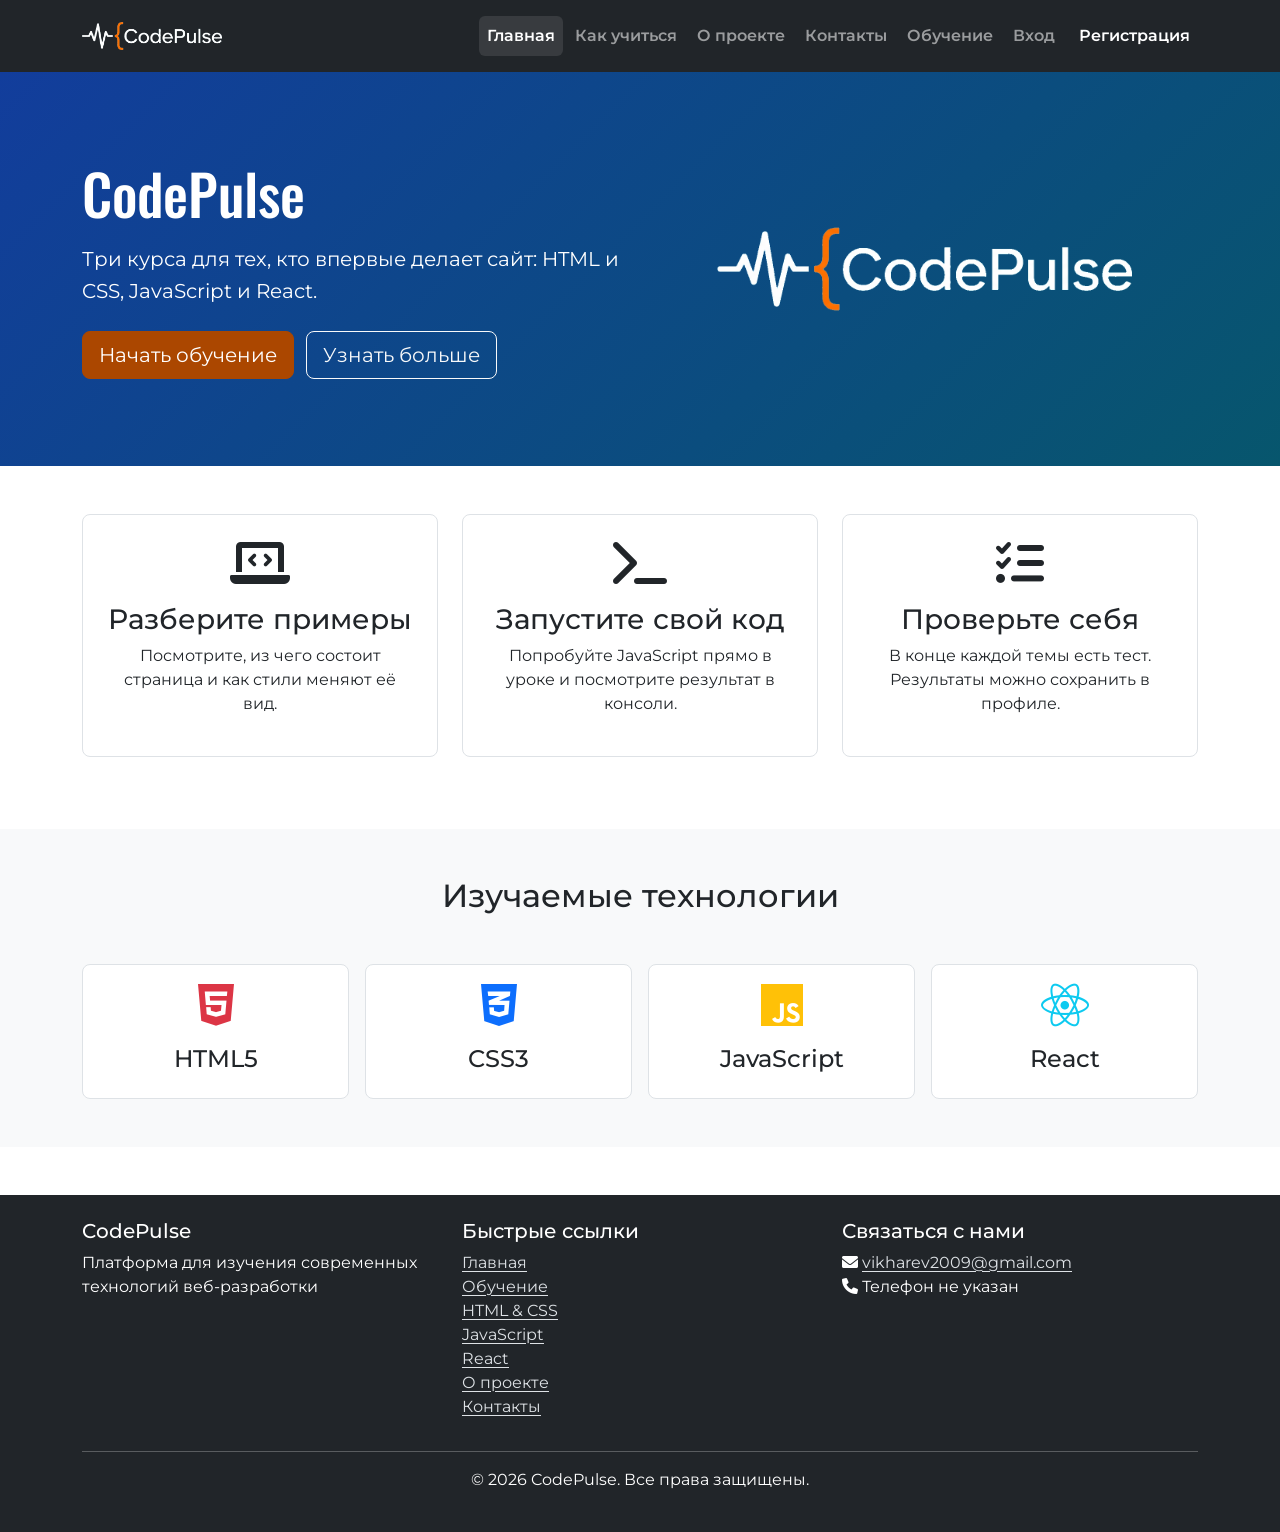
<file: index.html>
<!DOCTYPE html>
<html lang="ru">
<head>
    <meta charset="utf-8">
    <meta name="viewport" content="width=device-width, initial-scale=1">
    <title>CodePulse - Современные технологии веб-разработки</title>
    <link rel="stylesheet" type="text/css" href="bootstrap/css/bootstrap.min.css">
    <link rel="stylesheet" href="css/index.css">
    <link rel="stylesheet" href="css/navigation.css">
    <link href="https://fonts.googleapis.com/css2?family=Montserrat:wght@400;500;600;700&family=Oswald:wght@500;600;700&display=swap" rel="stylesheet">
    <link rel="stylesheet" href="https://cdnjs.cloudflare.com/ajax/libs/font-awesome/6.0.0/css/all.min.css">
</head>
<body>

    <nav class="navbar navbar-expand-lg navbar-dark bg-dark sticky-top" aria-label="Основная навигация">
        <div class="container">
            <a class="navbar-brand" href="index.html">
                <img src="img/codepulse-wordmark.png" width="540" height="108" alt="CodePulse">
            </a>
            <button class="navbar-toggler" type="button" data-bs-toggle="collapse" data-bs-target="#navbarNav" aria-controls="navbarNav" aria-expanded="false" aria-label="Меню навигации">
                <span class="navbar-toggler-icon"></span>
            </button>
            <div class="collapse navbar-collapse" id="navbarNav">
                <ul class="navbar-nav ms-auto">
                    <li class="nav-item">
                        <a class="nav-link active" aria-current="page" href="index.html">Главная</a>
                    </li>
                    <li class="nav-item">
                        <a class="nav-link" href="home.html">Как учиться</a>
                    </li>
                    <li class="nav-item">
                        <a class="nav-link" href="about.html">О проекте</a>
                    </li>
                    <li class="nav-item">
                        <a class="nav-link" href="contact.html">Контакты</a>
                    </li>
                    <li class="nav-item">
                        <a class="nav-link" href="vibor.html">Обучение</a>
                    </li>
                    <li class="nav-item">
                        <a class="nav-link" href="login.html">Вход</a>
                    </li>
                    <li class="nav-item">
                        <a class="nav-link btn btn-primary" href="register.html">Регистрация</a>
                    </li>
                </ul>
            </div>
        </div>
    </nav>

    <main>
    <section class="hero-section">
        <div class="container">
            <div class="row align-items-center gy-4">
                <div class="col-lg-6 text-center text-lg-start">
                    <h1 class="hero-title">CodePulse</h1>
                    <p class="hero-subtitle">Три курса для тех, кто впервые делает сайт: HTML и CSS, JavaScript и React.</p>
                    <div class="hero-buttons">
                        <a href="vibor.html" class="btn btn-primary btn-lg">Начать обучение</a>
                        <a href="about.html" class="btn btn-outline-light btn-lg">Узнать больше</a>
                    </div>
                </div>
                <div class="col-lg-6 d-none d-lg-block">
                    <div class="hero-image">
                        <img src="img/CodePulse.png" alt="" class="img-fluid">
                    </div>
                </div>
            </div>
        </div>
    </section>

    <section class="features py-5">
        <div class="container">
            <div class="row">
                <div class="col-md-4 mb-4">
                    <div class="feature-card text-center p-4">
                        <i class="fas fa-laptop-code fa-3x mb-3"></i>
                        <h3>Разберите примеры</h3>
                        <p>Посмотрите, из чего состоит страница и как стили меняют её вид.</p>
                    </div>
                </div>
                <div class="col-md-4 mb-4">
                    <div class="feature-card text-center p-4">
                        <i class="fas fa-terminal fa-3x mb-3"></i>
                        <h3>Запустите свой код</h3>
                        <p>Попробуйте JavaScript прямо в уроке и посмотрите результат в консоли.</p>
                    </div>
                </div>
                <div class="col-md-4 mb-4">
                    <div class="feature-card text-center p-4">
                        <i class="fas fa-list-check fa-3x mb-3"></i>
                        <h3>Проверьте себя</h3>
                        <p>В конце каждой темы есть тест. Результаты можно сохранить в профиле.</p>
                    </div>
                </div>
            </div>
        </div>
    </section>

    <section class="technologies py-5 bg-light">
        <div class="container">
            <h2 class="text-center mb-5">Изучаемые технологии</h2>
            <div class="row g-3">
                <div class="col-6 col-md-3">
                    <div class="tech-card text-center p-3">
                        <i class="fab fa-html5 fa-3x mb-3 text-danger"></i>
                        <h4>HTML5</h4>
                    </div>
                </div>
                <div class="col-6 col-md-3">
                    <div class="tech-card text-center p-3">
                        <i class="fab fa-css3-alt fa-3x mb-3 text-primary"></i>
                        <h4>CSS3</h4>
                    </div>
                </div>
                <div class="col-6 col-md-3">
                    <div class="tech-card text-center p-3">
                        <i class="fab fa-js fa-3x mb-3 text-warning"></i>
                        <h4>JavaScript</h4>
                    </div>
                </div>
                <div class="col-6 col-md-3">
                    <div class="tech-card text-center p-3">
                        <i class="fab fa-react fa-3x mb-3 text-info"></i>
                        <h4>React</h4>
                    </div>
                </div>
            </div>
        </div>
    </section>
    </main>

    <footer class="footer mt-5 py-4">
        <div class="container">
            <div class="row">
                <div class="col-md-4">
                    <h5>CodePulse</h5>
                    <p>Платформа для изучения современных технологий веб-разработки</p>
                </div>
                <div class="col-md-4">
                    <h5>Быстрые ссылки</h5>
                    <ul class="list-unstyled">
                        <li><a href="index.html">Главная</a></li>
                        <li><a href="vibor.html">Обучение</a></li>
                        <li><a href="html-css.html">HTML & CSS</a></li>
                        <li><a href="js.html">JavaScript</a></li>
                        <li><a href="react.html">React</a></li>
                        <li><a href="about.html">О проекте</a></li>
                        <li><a href="contact.html">Контакты</a></li>
                    </ul>
                </div>
                <div class="col-md-4">
                    <h5>Связаться с нами</h5>
                    <ul class="list-unstyled">
                        <li><i class="fas fa-envelope" aria-hidden="true"></i> <a href="mailto:vikharev2009@gmail.com">vikharev2009@gmail.com</a></li>
                        <li><i class="fas fa-phone" aria-hidden="true"></i> Телефон не указан</li>
                    </ul>
                </div>
            </div>
            <hr>
            <div class="text-center">
                <p>&copy; 2026 CodePulse. Все права защищены.</p>
            </div>
        </div>
    </footer>

    <script src="bootstrap/js/bootstrap.bundle.min.js"></script>
    <script src="js/main.js"></script>
    <script src="js/auth-check.js"></script>
</body>
</html>
</file>
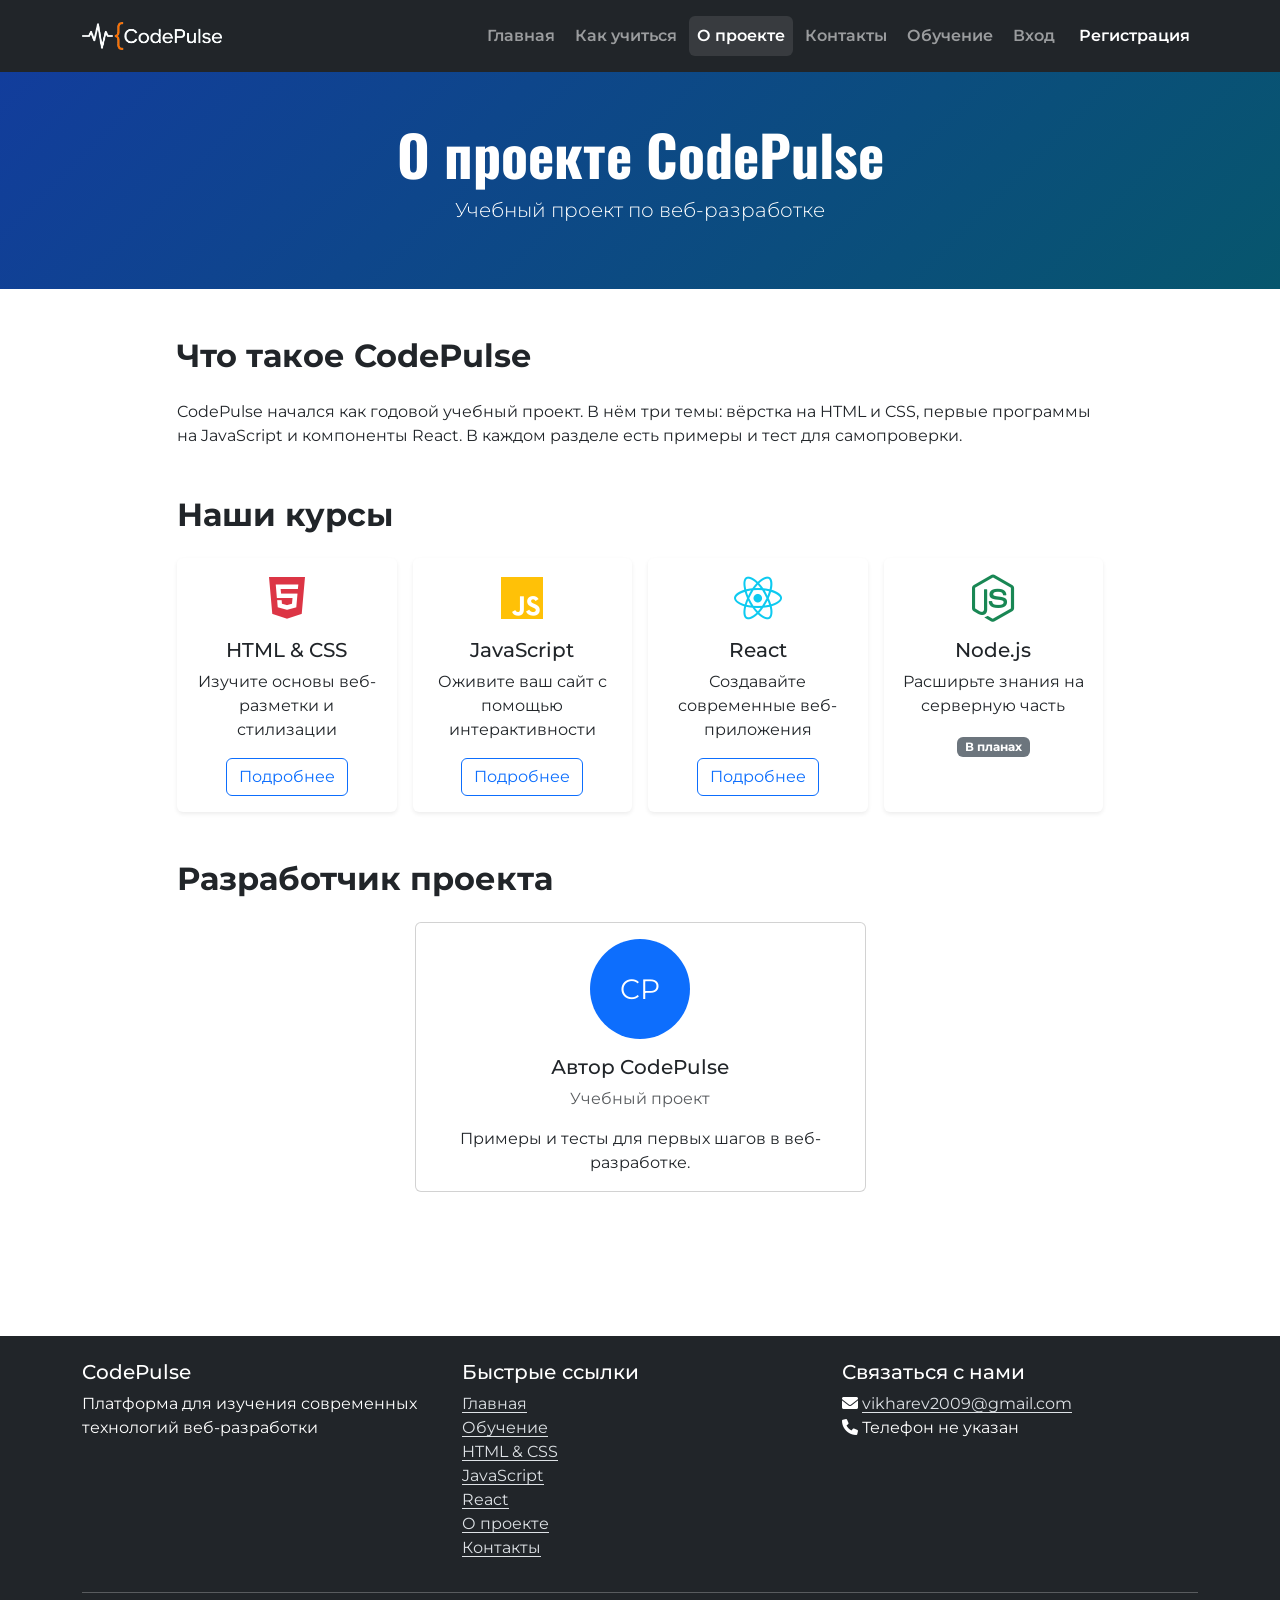
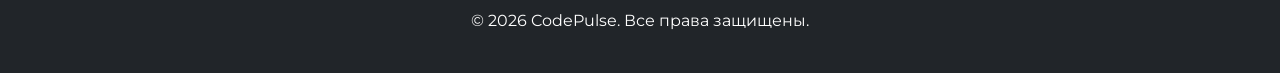
<file: about.html>
<!DOCTYPE html>
<html lang="ru">
<head>
	<meta charset="utf-8">
	<meta name="viewport" content="width=device-width, initial-scale=1">
	<title>О проекте - CodePulse 2026</title>
	<link rel="stylesheet" type="text/css" href="bootstrap/css/bootstrap.min.css">
	<link rel="stylesheet" href="css/navigation.css">
	<link href="https://fonts.googleapis.com/css2?family=Montserrat:wght@400;500;600;700&family=Oswald:wght@500;600;700&display=swap" rel="stylesheet">
	<link rel="stylesheet" href="https://cdnjs.cloudflare.com/ajax/libs/font-awesome/6.0.0/css/all.min.css">
</head>
<body>

	<nav class="navbar navbar-expand-lg navbar-dark bg-dark sticky-top" aria-label="Основная навигация">
		<div class="container">
			<a class="navbar-brand" href="index.html">
				<img src="img/codepulse-wordmark.png" width="540" height="108" alt="CodePulse">
			</a>
			<button class="navbar-toggler" type="button" data-bs-toggle="collapse" data-bs-target="#navbarNav" aria-controls="navbarNav" aria-expanded="false" aria-label="Меню навигации">
				<span class="navbar-toggler-icon"></span>
			</button>
			<div class="collapse navbar-collapse" id="navbarNav">
				<ul class="navbar-nav ms-auto">
					<li class="nav-item">
						<a class="nav-link" href="index.html">Главная</a>
					</li>
					<li class="nav-item">
						<a class="nav-link" href="home.html">Как учиться</a>
					</li>
					<li class="nav-item">
						<a class="nav-link active" aria-current="page" href="about.html">О проекте</a>
					</li>
					<li class="nav-item">
						<a class="nav-link" href="contact.html">Контакты</a>
					</li>
					<li class="nav-item">
						<a class="nav-link" href="vibor.html">Обучение</a>
					</li>
					<li class="nav-item">
						<a class="nav-link" href="login.html">Вход</a>
					</li>
					<li class="nav-item">
						<a class="nav-link btn btn-primary" href="register.html">Регистрация</a>
					</li>
				</ul>
			</div>
		</div>
	</nav>

	<main>
	<section class="page-header py-5">
		<div class="container">
			<div class="row">
				<div class="col-12 text-center">
					<h1 class="display-4 fw-bold">О проекте CodePulse</h1>
					<p class="lead">Учебный проект по веб-разработке</p>
				</div>
			</div>
		</div>
	</section>

	<div class="py-5">
		<div class="container">
			<div class="row">
				<div class="col-xl-10 mx-auto">

					<section class="mb-5">
							<h2 class="fw-bold mb-4">Что такое CodePulse</h2>
							<p>CodePulse начался как годовой учебный проект. В нём три темы: вёрстка на HTML и CSS, первые программы на JavaScript и компоненты React. В каждом разделе есть примеры и тест для самопроверки.</p>
					</section>

					<section class="mb-5">
							<h2 class="fw-bold mb-4">Наши курсы</h2>
							<div class="row g-3">
								<div class="col-lg-3 col-md-6">
									<div class="card h-100 border-0 shadow-sm">
										<div class="card-body text-center">
											<i class="fab fa-html5 fa-3x text-danger mb-3"></i>
											<h5 class="card-title">HTML & CSS</h5>
											<p class="card-text">Изучите основы веб-разметки и стилизации</p>
											<a href="html-css.html" class="btn btn-outline-primary">Подробнее</a>
										</div>
									</div>
								</div>
								<div class="col-lg-3 col-md-6">
									<div class="card h-100 border-0 shadow-sm">
										<div class="card-body text-center">
											<i class="fab fa-js fa-3x text-warning mb-3"></i>
											<h5 class="card-title">JavaScript</h5>
											<p class="card-text">Оживите ваш сайт с помощью интерактивности</p>
											<a href="js.html" class="btn btn-outline-primary">Подробнее</a>
										</div>
									</div>
								</div>
								<div class="col-lg-3 col-md-6">
									<div class="card h-100 border-0 shadow-sm">
										<div class="card-body text-center">
											<i class="fab fa-react fa-3x text-info mb-3"></i>
											<h5 class="card-title">React</h5>
											<p class="card-text">Создавайте современные веб-приложения</p>
											<a href="react.html" class="btn btn-outline-primary">Подробнее</a>
										</div>
									</div>
								</div>
								<div class="col-lg-3 col-md-6">
									<div class="card h-100 border-0 shadow-sm">
										<div class="card-body text-center">
											<i class="fab fa-node-js fa-3x text-success mb-3"></i>
											<h5 class="card-title">Node.js</h5>
											<p class="card-text">Расширьте знания на серверную часть</p>
											<span class="badge text-bg-secondary">В планах</span>
										</div>
									</div>
								</div>
							</div>
					</section>

					<section class="mb-5">
							<h2 class="fw-bold mb-4">Разработчик проекта</h2>
							<div class="row justify-content-center">
								<div class="col-md-6">
									<div class="card text-center">
										<div class="card-body">
											<div class="avatar bg-primary rounded-circle d-flex align-items-center justify-content-center mx-auto mb-3" style="width: 100px; height: 100px;">
												<span class="text-white fs-3">CP</span>
											</div>
											<h5 class="card-title">Автор CodePulse</h5>
											<p class="card-text text-muted">Учебный проект</p>
											<p class="card-text">Примеры и тесты для первых шагов в веб-разработке.</p>
										</div>
									</div>
								</div>
							</div>
					</section>
				</div>
			</div>
		</div>
	</div>
	</main>

	<footer class="footer mt-5 py-4">
		<div class="container">
			<div class="row">
				<div class="col-md-4">
					<h5>CodePulse</h5>
					<p>Платформа для изучения современных технологий веб-разработки</p>
				</div>
				<div class="col-md-4">
					<h5>Быстрые ссылки</h5>
					<ul class="list-unstyled">
						<li><a href="index.html">Главная</a></li>
						<li><a href="vibor.html">Обучение</a></li>
						<li><a href="html-css.html">HTML & CSS</a></li>
						<li><a href="js.html">JavaScript</a></li>
						<li><a href="react.html">React</a></li>
						<li><a href="about.html">О проекте</a></li>
						<li><a href="contact.html">Контакты</a></li>
					</ul>
				</div>
				<div class="col-md-4">
					<h5>Связаться с нами</h5>
					<ul class="list-unstyled">
						<li><i class="fas fa-envelope" aria-hidden="true"></i> <a href="mailto:vikharev2009@gmail.com">vikharev2009@gmail.com</a></li>
						<li><i class="fas fa-phone" aria-hidden="true"></i> Телефон не указан</li>
					</ul>
				</div>
			</div>
			<hr>
			<div class="text-center">
				<p>&copy; 2026 CodePulse. Все права защищены.</p>
			</div>
		</div>
	</footer>

	<script src="bootstrap/js/bootstrap.bundle.min.js"></script>
	<script src="js/auth-check.js"></script>
</body>
</html>
</file>
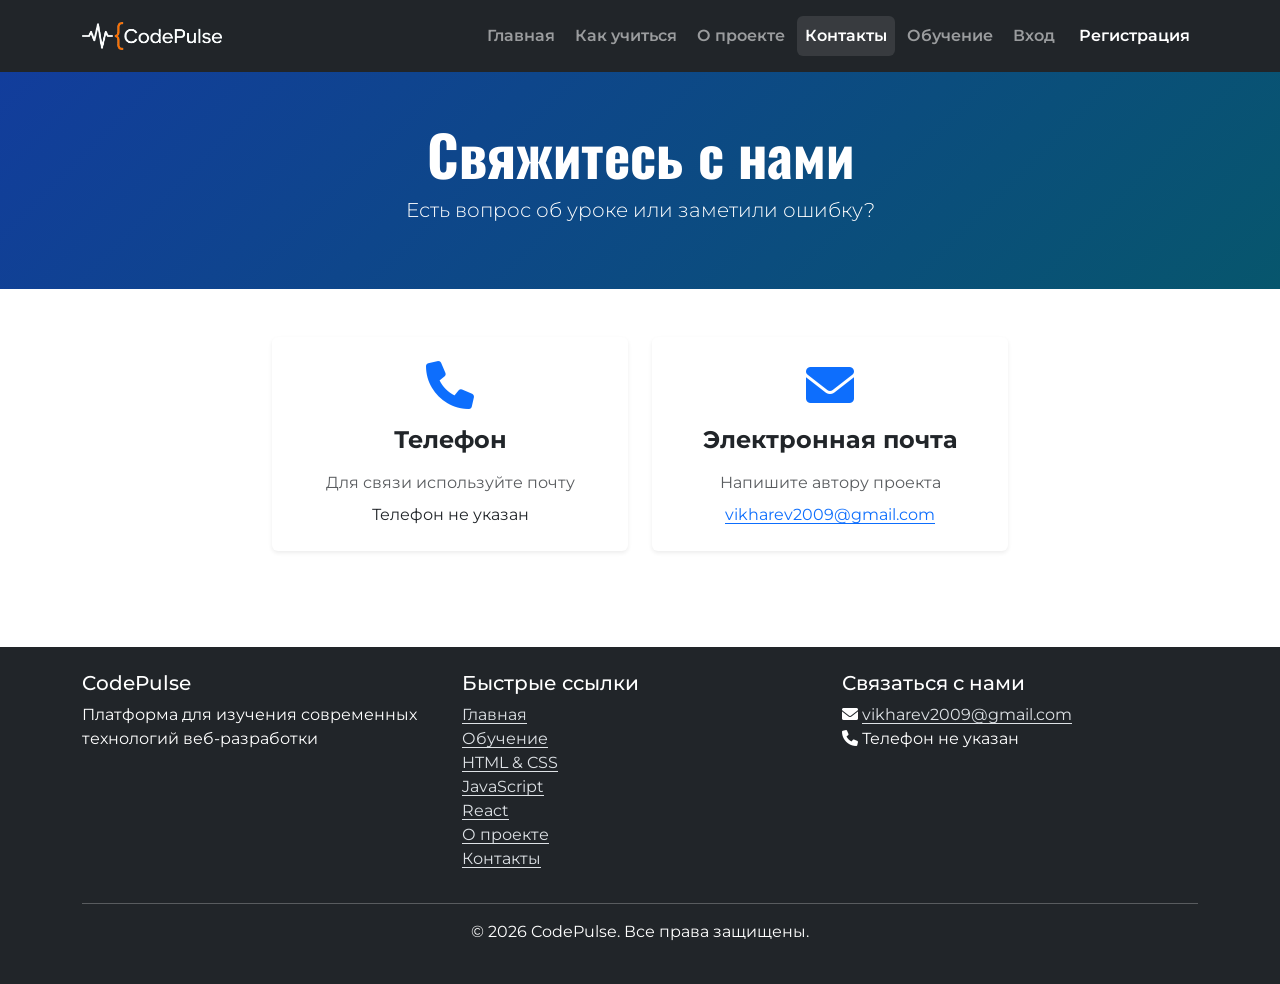
<file: contact.html>
<!DOCTYPE html>
<html lang="ru">
<head>
	<meta charset="utf-8">
	<meta name="viewport" content="width=device-width, initial-scale=1">
	<title>Контакты - CodePulse 2026</title>
	<link rel="stylesheet" type="text/css" href="bootstrap/css/bootstrap.min.css">
	<link rel="stylesheet" href="css/navigation.css">
	<link href="https://fonts.googleapis.com/css2?family=Montserrat:wght@400;500;600;700&family=Oswald:wght@500;600;700&display=swap" rel="stylesheet">
	<link rel="stylesheet" href="https://cdnjs.cloudflare.com/ajax/libs/font-awesome/6.0.0/css/all.min.css">
</head>
<body>

	<nav class="navbar navbar-expand-lg navbar-dark bg-dark sticky-top" aria-label="Основная навигация">
		<div class="container">
			<a class="navbar-brand" href="index.html">
				<img src="img/codepulse-wordmark.png" width="540" height="108" alt="CodePulse">
			</a>
			<button class="navbar-toggler" type="button" data-bs-toggle="collapse" data-bs-target="#navbarNav" aria-controls="navbarNav" aria-expanded="false" aria-label="Меню навигации">
				<span class="navbar-toggler-icon"></span>
			</button>
			<div class="collapse navbar-collapse" id="navbarNav">
				<ul class="navbar-nav ms-auto">
					<li class="nav-item">
						<a class="nav-link" href="index.html">Главная</a>
					</li>
					<li class="nav-item">
						<a class="nav-link" href="home.html">Как учиться</a>
					</li>
					<li class="nav-item">
						<a class="nav-link" href="about.html">О проекте</a>
					</li>
					<li class="nav-item">
						<a class="nav-link active" aria-current="page" href="contact.html">Контакты</a>
					</li>
					<li class="nav-item">
						<a class="nav-link" href="vibor.html">Обучение</a>
					</li>
					<li class="nav-item">
						<a class="nav-link" href="login.html">Вход</a>
					</li>
					<li class="nav-item">
						<a class="nav-link btn btn-primary" href="register.html">Регистрация</a>
					</li>
				</ul>
			</div>
		</div>
	</nav>

	<main>
	<section class="page-header py-5">
		<div class="container">
			<div class="row">
				<div class="col-12 text-center">
					<h1 class="display-4 fw-bold">Свяжитесь с нами</h1>
					<p class="lead">Есть вопрос об уроке или заметили ошибку?</p>
				</div>
			</div>
		</div>
	</section>

	<div class="py-5">
		<div class="container">
			<div class="row g-4 justify-content-center">
				<div class="col-sm-6 col-lg-4">
					<div class="card contact-info-card h-100 border-0 shadow-sm">
						<div class="card-body text-center p-4">
							<div class="icon-wrapper mb-3">
								<i class="fas fa-phone fa-3x text-primary"></i>
							</div>
							<h2 class="h4 fw-bold mb-3">Телефон</h2>
							<p class="text-muted mb-2">Для связи используйте почту</p>
							Телефон не указан
						</div>
					</div>
				</div>

				<div class="col-sm-6 col-lg-4">
					<div class="card contact-info-card h-100 border-0 shadow-sm">
						<div class="card-body text-center p-4">
							<div class="icon-wrapper mb-3">
								<i class="fas fa-envelope fa-3x text-primary"></i>
							</div>
							<h2 class="h4 fw-bold mb-3">Электронная почта</h2>
							<p class="text-muted mb-2">Напишите автору проекта</p>
							<a href="mailto:vikharev2009@gmail.com" class="contact-link">vikharev2009@gmail.com</a>
						</div>
					</div>
				</div>

			</div>
		</div>
	</div>
	</main>

	<footer class="footer mt-5 py-4">
		<div class="container">
			<div class="row">
				<div class="col-md-4">
					<h5>CodePulse</h5>
					<p>Платформа для изучения современных технологий веб-разработки</p>
				</div>
				<div class="col-md-4">
					<h5>Быстрые ссылки</h5>
					<ul class="list-unstyled">
						<li><a href="index.html">Главная</a></li>
						<li><a href="vibor.html">Обучение</a></li>
						<li><a href="html-css.html">HTML & CSS</a></li>
						<li><a href="js.html">JavaScript</a></li>
						<li><a href="react.html">React</a></li>
						<li><a href="about.html">О проекте</a></li>
						<li><a href="contact.html">Контакты</a></li>
					</ul>
				</div>
				<div class="col-md-4">
					<h5>Связаться с нами</h5>
					<ul class="list-unstyled">
						<li><i class="fas fa-envelope" aria-hidden="true"></i> <a href="mailto:vikharev2009@gmail.com">vikharev2009@gmail.com</a></li>
						<li><i class="fas fa-phone" aria-hidden="true"></i> Телефон не указан</li>
					</ul>
				</div>
			</div>
			<hr>
			<div class="text-center">
				<p>&copy; 2026 CodePulse. Все права защищены.</p>
			</div>
		</div>
	</footer>

	<script src="bootstrap/js/bootstrap.bundle.min.js"></script>
	<script src="js/auth-check.js"></script>
</body>
</html>
</file>
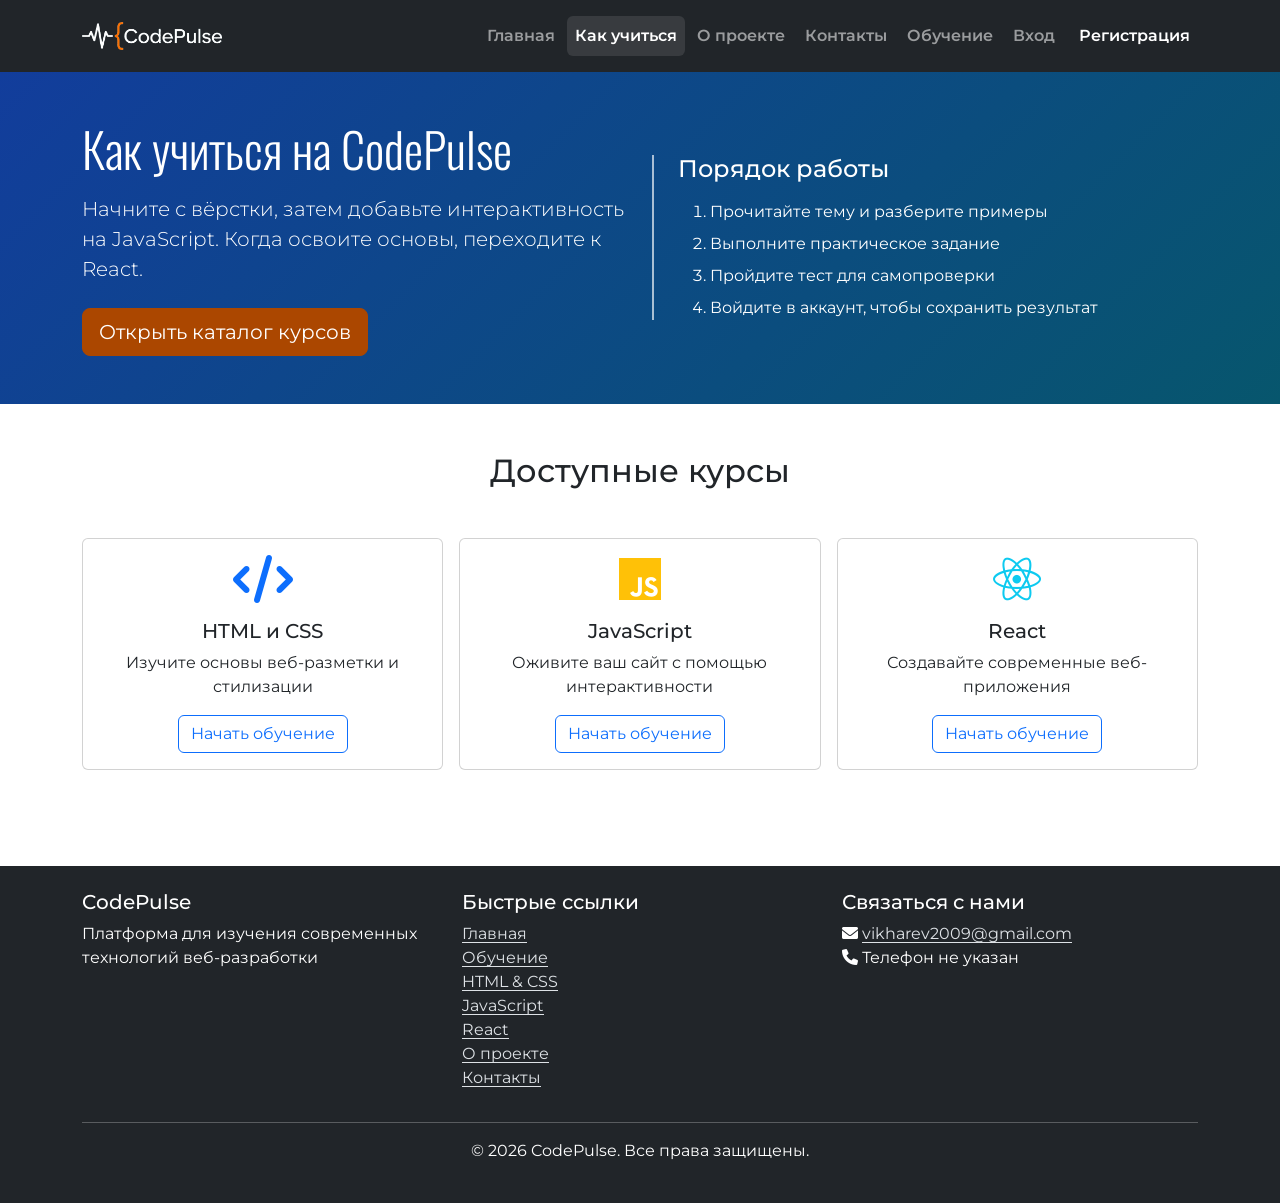
<file: home.html>
<!DOCTYPE html>
<html lang="ru">
<head>
	<meta charset="utf-8">
	<meta name="viewport" content="width=device-width, initial-scale=1">
	<title>Как учиться - CodePulse 2026</title>
	<link rel="stylesheet" type="text/css" href="bootstrap/css/bootstrap.min.css">
	<link rel="stylesheet" href="css/home.css">
	<link rel="stylesheet" href="css/navigation.css">
	<link href="https://fonts.googleapis.com/css2?family=Montserrat:wght@400;500;600;700&family=Oswald:wght@500;600;700&display=swap" rel="stylesheet">
	<link rel="stylesheet" href="https://cdnjs.cloudflare.com/ajax/libs/font-awesome/6.0.0/css/all.min.css">
</head>
<body>

	<nav class="navbar navbar-expand-lg navbar-dark bg-dark sticky-top" aria-label="Основная навигация">
		<div class="container">
			<a class="navbar-brand" href="index.html">
				<img src="img/codepulse-wordmark.png" width="540" height="108" alt="CodePulse">
			</a>
			<button class="navbar-toggler" type="button" data-bs-toggle="collapse" data-bs-target="#navbarNav" aria-controls="navbarNav" aria-expanded="false" aria-label="Меню навигации">
				<span class="navbar-toggler-icon"></span>
			</button>
			<div class="collapse navbar-collapse" id="navbarNav">
				<ul class="navbar-nav ms-auto">
					<li class="nav-item">
						<a class="nav-link" href="index.html">Главная</a>
					</li>
					<li class="nav-item">
						<a class="nav-link active" aria-current="page" href="home.html">Как учиться</a>
					</li>
					<li class="nav-item">
						<a class="nav-link" href="about.html">О проекте</a>
					</li>
					<li class="nav-item">
						<a class="nav-link" href="contact.html">Контакты</a>
					</li>
					<li class="nav-item">
						<a class="nav-link" href="vibor.html">Обучение</a>
					</li>
					<li class="nav-item">
						<a class="nav-link" href="login.html">Вход</a>
					</li>
					<li class="nav-item">
						<a class="nav-link btn btn-primary" href="register.html">Регистрация</a>
					</li>
				</ul>
			</div>
		</div>
	</nav>

	<main>
	<section class="page-header py-5">
		<div class="container">
			<div class="row align-items-center g-4">
				<div class="col-lg-6">
					<h1 class="display-5 mb-3">Как учиться на CodePulse</h1>
					<p class="lead mb-4">Начните с вёрстки, затем добавьте интерактивность на JavaScript. Когда освоите основы, переходите к React.</p>
					<a href="vibor.html" class="btn btn-primary btn-lg">Открыть каталог курсов</a>
				</div>
				<div class="col-lg-6">
					<div class="study-steps">
							<h2 class="h4">Порядок работы</h2>
							<ol class="mt-3 mb-0">
								<li>Прочитайте тему и разберите примеры</li>
								<li>Выполните практическое задание</li>
								<li>Пройдите тест для самопроверки</li>
								<li>Войдите в аккаунт, чтобы сохранить результат</li>
							</ol>
					</div>
				</div>
			</div>
		</div>
	</section>

	<section class="courses py-5">
		<div class="container">
			<h2 class="text-center mb-5">Доступные курсы</h2>
			<div class="row g-3">
				<div class="col-md-4">
					<div class="course-card card h-100">
						<div class="card-body text-center">
							<i class="fas fa-code fa-3x mb-3 text-primary"></i>
								<h3 class="card-title h5">HTML и CSS</h3>
							<p class="card-text">Изучите основы веб-разметки и стилизации</p>
							<a href="html-css.html" class="btn btn-outline-primary">Начать обучение</a>
						</div>
					</div>
				</div>
				<div class="col-md-4">
					<div class="course-card card h-100">
						<div class="card-body text-center">
							<i class="fab fa-js fa-3x mb-3 text-warning"></i>
								<h3 class="card-title h5">JavaScript</h3>
							<p class="card-text">Оживите ваш сайт с помощью интерактивности</p>
							<a href="js.html" class="btn btn-outline-primary">Начать обучение</a>
						</div>
					</div>
				</div>
				<div class="col-md-4">
					<div class="course-card card h-100">
						<div class="card-body text-center">
							<i class="fab fa-react fa-3x mb-3 text-info"></i>
								<h3 class="card-title h5">React</h3>
							<p class="card-text">Создавайте современные веб-приложения</p>
							<a href="react.html" class="btn btn-outline-primary">Начать обучение</a>
						</div>
					</div>
				</div>
			</div>
		</div>
	</section>
	</main>

	<footer class="footer mt-5 py-4">
		<div class="container">
			<div class="row">
				<div class="col-md-4">
					<h5>CodePulse</h5>
					<p>Платформа для изучения современных технологий веб-разработки</p>
				</div>
				<div class="col-md-4">
					<h5>Быстрые ссылки</h5>
					<ul class="list-unstyled">
						<li><a href="index.html">Главная</a></li>
						<li><a href="vibor.html">Обучение</a></li>
						<li><a href="html-css.html">HTML & CSS</a></li>
						<li><a href="js.html">JavaScript</a></li>
						<li><a href="react.html">React</a></li>
						<li><a href="about.html">О проекте</a></li>
						<li><a href="contact.html">Контакты</a></li>
					</ul>
				</div>
				<div class="col-md-4">
					<h5>Связаться с нами</h5>
					<ul class="list-unstyled">
						<li><i class="fas fa-envelope" aria-hidden="true"></i> <a href="mailto:vikharev2009@gmail.com">vikharev2009@gmail.com</a></li>
						<li><i class="fas fa-phone" aria-hidden="true"></i> Телефон не указан</li>
					</ul>
				</div>
			</div>
			<hr>
			<div class="text-center">
				<p>&copy; 2026 CodePulse. Все права защищены.</p>
			</div>
		</div>
	</footer>

	<script src="bootstrap/js/bootstrap.bundle.min.js"></script>
	<script src="js/auth-check.js"></script>
</body>
</html>
</file>
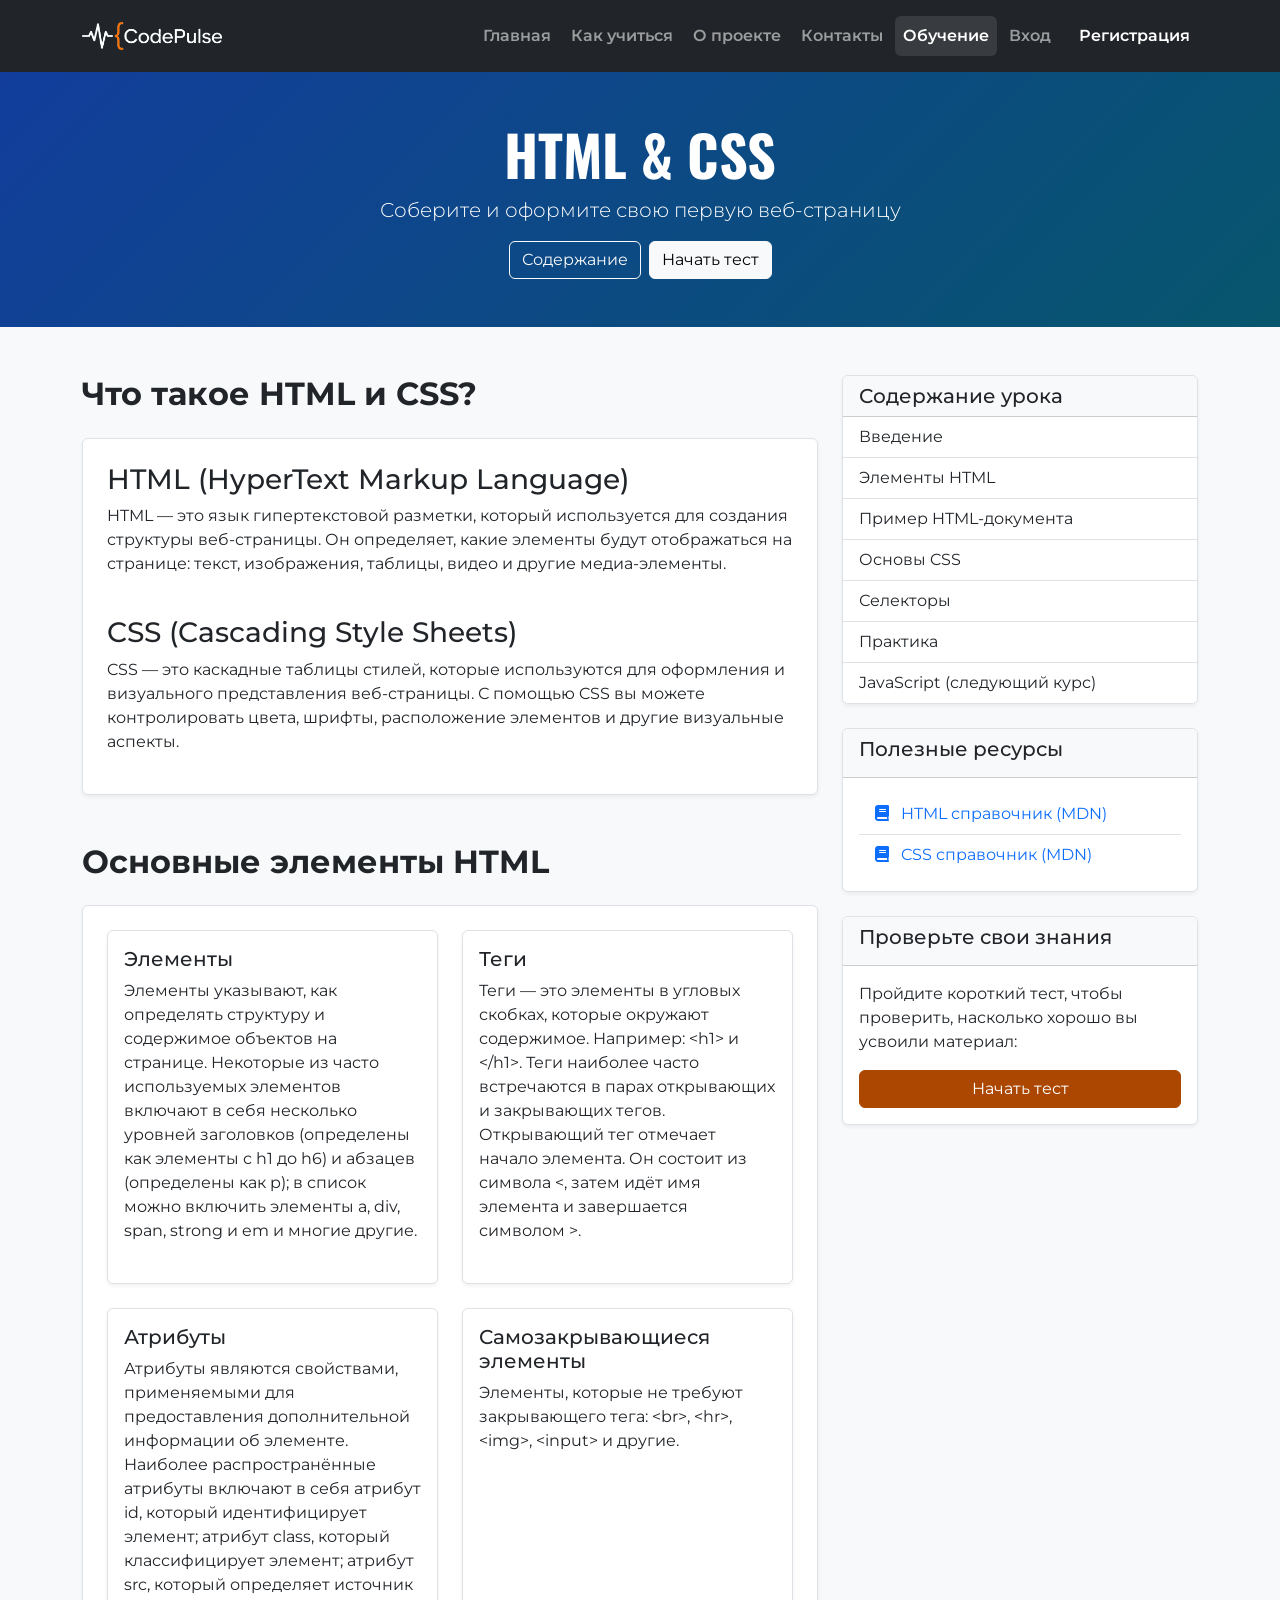
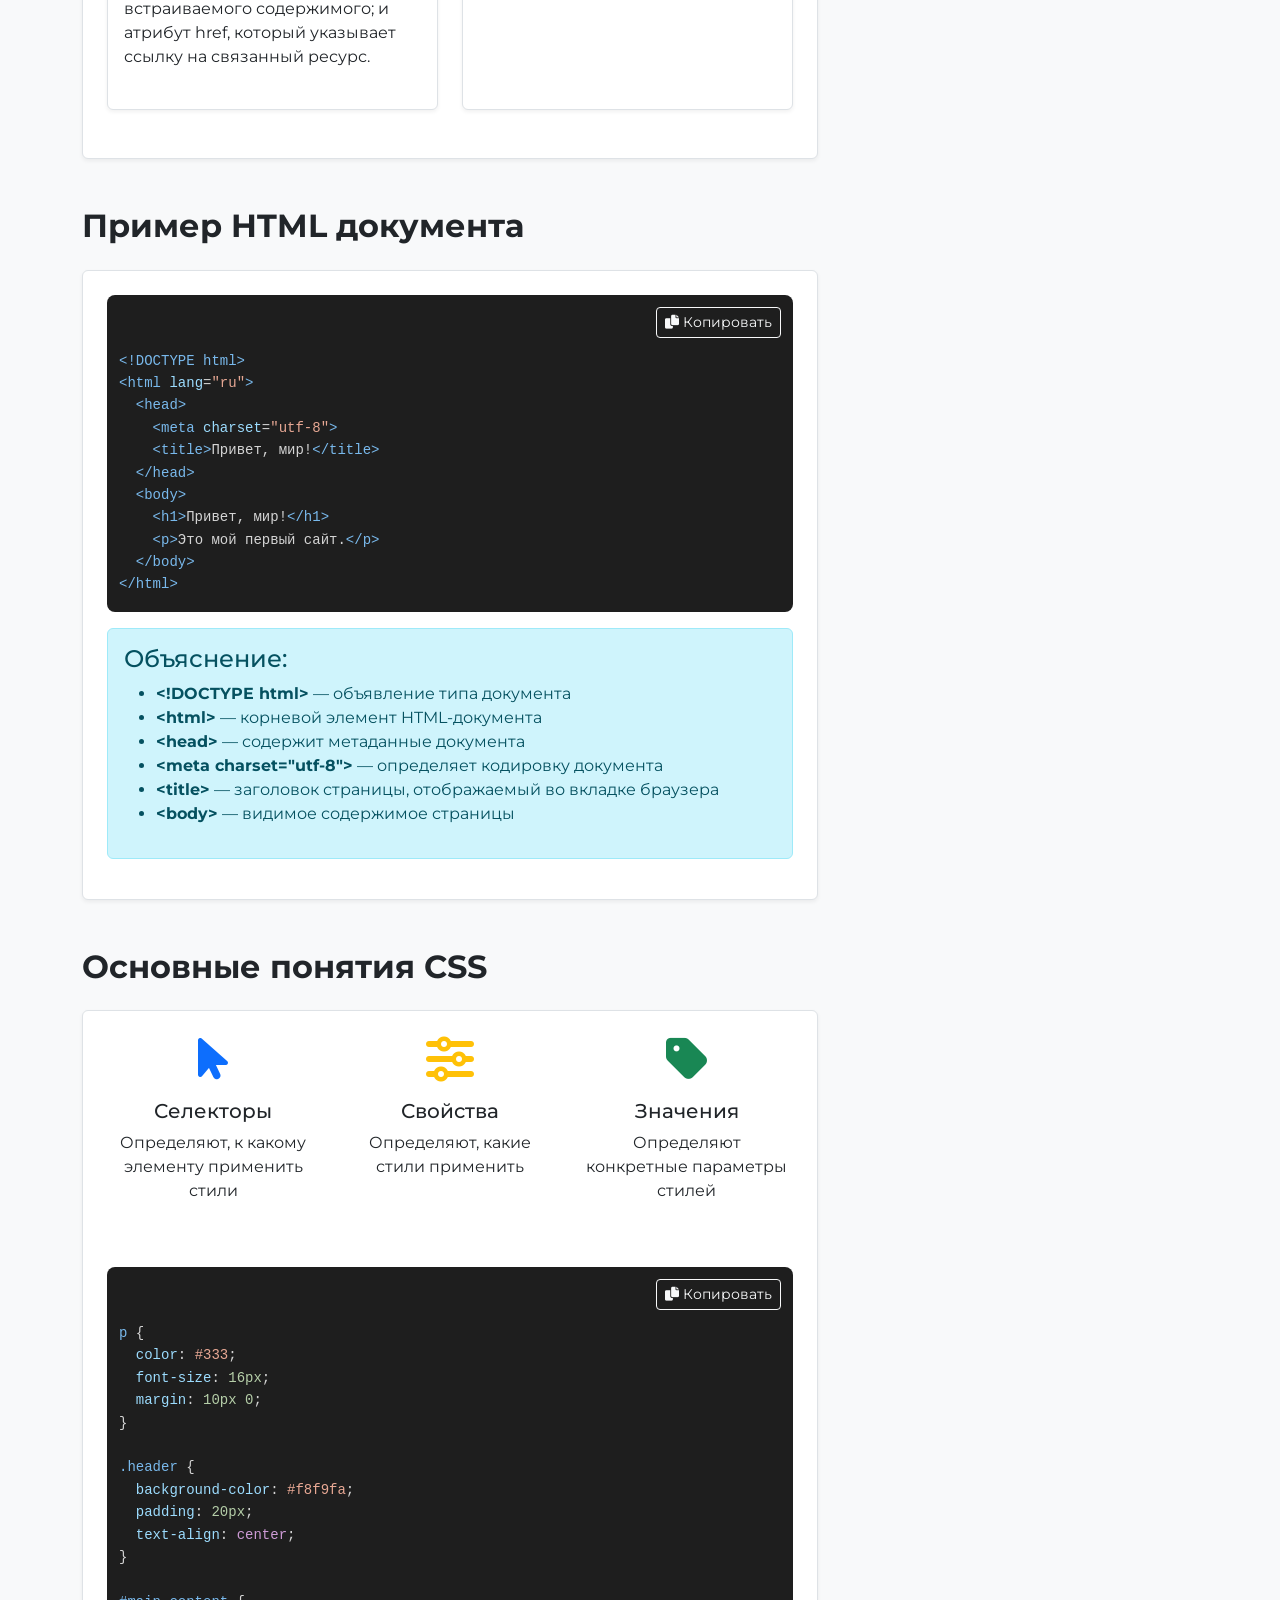
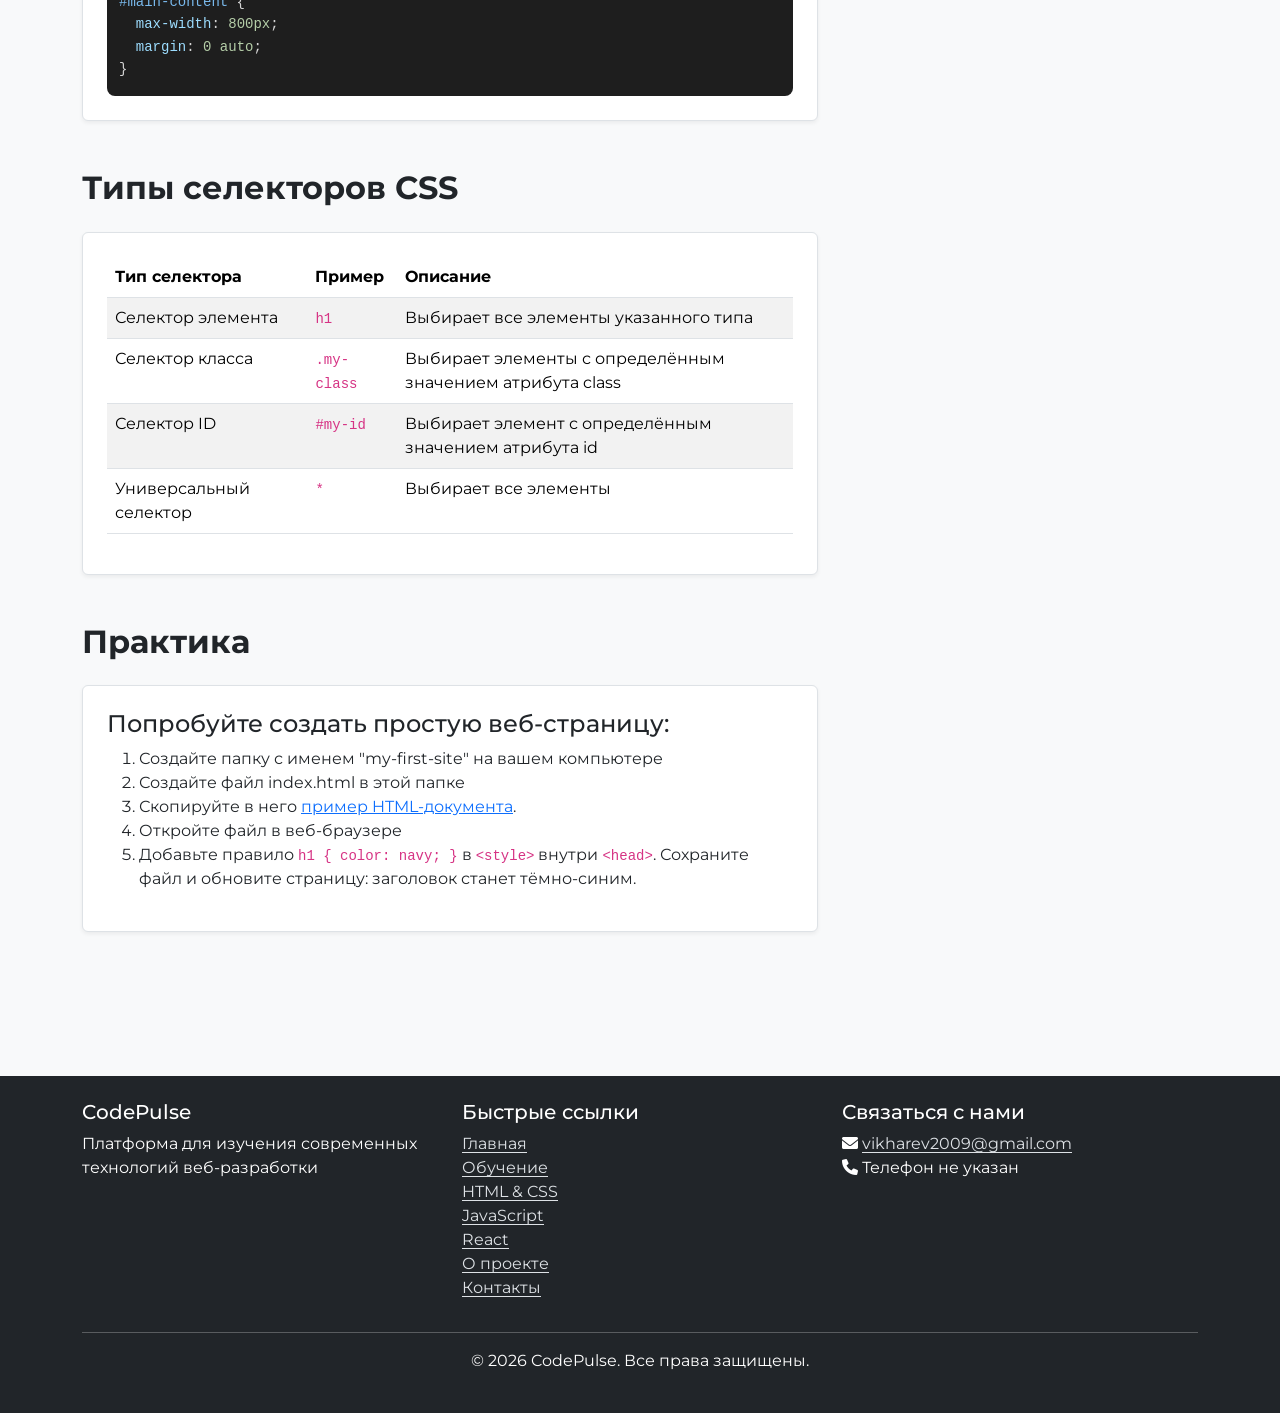
<file: html-css.html>
<!DOCTYPE html>
<html lang="ru">
<head>
	<meta charset="utf-8">
	<meta name="viewport" content="width=device-width, initial-scale=1">
	<title>HTML & CSS - CodePulse 2026</title>
	<link rel="stylesheet" href="bootstrap/css/bootstrap.min.css">
	<link rel="stylesheet" href="css/lesson.css">
	<link rel="stylesheet" href="css/navigation.css">
	<link href="https://fonts.googleapis.com/css2?family=Montserrat:wght@400;500;600;700&family=Oswald:wght@500;600;700&display=swap" rel="stylesheet">
	<link rel="stylesheet" href="https://cdnjs.cloudflare.com/ajax/libs/font-awesome/6.0.0/css/all.min.css">
</head>
<body>

	<nav aria-label="Основная навигация" class="navbar navbar-expand-lg navbar-dark bg-dark sticky-top">
		<div class="container">
			<a class="navbar-brand" href="index.html">
				<img src="img/codepulse-wordmark.png" width="540" height="108" alt="CodePulse">
			</a>
			<button class="navbar-toggler" type="button" data-bs-toggle="collapse" data-bs-target="#navbarNav" aria-controls="navbarNav" aria-expanded="false" aria-label="Открыть меню">
				<span class="navbar-toggler-icon"></span>
			</button>
			<div class="collapse navbar-collapse" id="navbarNav">
				<ul class="navbar-nav ms-auto">
					<li class="nav-item">
						<a class="nav-link" href="index.html">Главная</a>
					</li>
					<li class="nav-item">
						<a class="nav-link" href="home.html">Как учиться</a>
					</li>
					<li class="nav-item">
						<a class="nav-link" href="about.html">О проекте</a>
					</li>
					<li class="nav-item">
						<a class="nav-link" href="contact.html">Контакты</a>
					</li>
					<li class="nav-item">
						<a class="nav-link active" href="vibor.html" aria-current="location">Обучение</a>
					</li>
					<li class="nav-item">
						<a class="nav-link" href="login.html">Вход</a>
					</li>
					<li class="nav-item">
						<a class="nav-link btn btn-primary text-white ms-2" href="register.html">Регистрация</a>
					</li>
				</ul>
			</div>
		</div>
	</nav>
	<section class="page-header py-5">
		<div class="container">
			<div class="row">
				<div class="col-12">
					<h1 class="display-4 fw-bold text-center">HTML &amp; CSS</h1>
					<p class="lead text-center">Соберите и оформите свою первую веб-страницу</p>
				<div class="d-flex flex-wrap justify-content-center gap-2 mt-3">
					<a class="btn btn-outline-light" href="#lesson-navigation">Содержание</a>
					<button type="button" class="btn btn-light" data-bs-toggle="modal" data-bs-target="#testModal">Начать тест</button>
				</div>
				</div>
			</div>
		</div>
	</section>
	<main class="main-content py-5">
		<div class="container">
			<div class="row">
				<div class="col-lg-8">
					<section class="mb-5" id="intro">
						<h2 class="fw-bold mb-4">Что такое HTML и CSS?</h2>
						<div class="card p-4">
							<h3>HTML (HyperText Markup Language)</h3>
							<p>HTML — это язык гипертекстовой разметки, который используется для создания структуры веб-страницы. Он определяет, какие элементы будут отображаться на странице: текст, изображения, таблицы, видео и другие медиа-элементы.</p>

							<h3 class="mt-4">CSS (Cascading Style Sheets)</h3>
							<p>CSS — это каскадные таблицы стилей, которые используются для оформления и визуального представления веб-страницы. С помощью CSS вы можете контролировать цвета, шрифты, расположение элементов и другие визуальные аспекты.</p>
						</div>
					</section>
					<section class="mb-5" id="html-elements">
						<h2 class="fw-bold mb-4">Основные элементы HTML</h2>
						<div class="card p-4">
							<div class="row">
								<div class="col-md-6 mb-4">
									<div class="card h-100">
										<div class="card-body">
											<h5 class="card-title">Элементы</h5>
											<p class="card-text">Элементы указывают, как определять структуру и содержимое объектов на странице. Некоторые из часто используемых элементов включают в себя несколько уровней заголовков (определены как элементы с h1 до h6) и абзацев (определены как p); в список можно включить элементы a, div, span, strong и em и многие другие.</p>
										</div>
									</div>
								</div>
								<div class="col-md-6 mb-4">
									<div class="card h-100">
										<div class="card-body">
											<h5 class="card-title">Теги</h5>
											<p class="card-text">Теги — это элементы в угловых скобках, которые окружают содержимое. Например: &lt;h1&gt; и &lt;/h1&gt;. Теги наиболее часто встречаются в парах открывающих и закрывающих тегов. Открывающий тег отмечает начало элемента. Он состоит из символа &lt;, затем идёт имя элемента и завершается символом &gt;.</p>
										</div>
									</div>
								</div>
								<div class="col-md-6 mb-4">
									<div class="card h-100">
										<div class="card-body">
											<h5 class="card-title">Атрибуты</h5>
											<p class="card-text">Атрибуты являются свойствами, применяемыми для предоставления дополнительной информации об элементе. Наиболее распространённые атрибуты включают в себя атрибут id, который идентифицирует элемент; атрибут class, который классифицирует элемент; атрибут src, который определяет источник встраиваемого содержимого; и атрибут href, который указывает ссылку на связанный ресурс.</p>
										</div>
									</div>
								</div>
								<div class="col-md-6 mb-4">
									<div class="card h-100">
										<div class="card-body">
											<h5 class="card-title">Самозакрывающиеся элементы</h5>
											<p class="card-text">Элементы, которые не требуют закрывающего тега: &lt;br&gt;, &lt;hr&gt;, &lt;img&gt;, &lt;input&gt; и другие.</p>
										</div>
									</div>
								</div>
							</div>
						</div>
					</section>
					<section class="mb-5" id="html-example">
						<h2 class="fw-bold mb-4">Пример HTML документа</h2>
						<div class="card p-4">
							<div class="code-block">
								<button type="button" class="btn btn-sm btn-outline-light" data-copy-code="htmlExample">
									<i class="fas fa-copy" aria-hidden="true"></i> <span data-copy-label>Копировать</span>
								</button>
								<pre><code id="htmlExample"><span class="code-tag">&lt;!DOCTYPE html&gt;</span>
<span class="code-tag">&lt;html</span> <span class="code-attr">lang</span>=<span class="code-string">"ru"</span><span class="code-tag">&gt;</span>
  <span class="code-tag">&lt;head&gt;</span>
    <span class="code-tag">&lt;meta</span> <span class="code-attr">charset</span>=<span class="code-string">"utf-8"</span><span class="code-tag">&gt;</span>
    <span class="code-tag">&lt;title&gt;</span><span class="code-text">Привет, мир!</span><span class="code-tag">&lt;/title&gt;</span>
  <span class="code-tag">&lt;/head&gt;</span>
  <span class="code-tag">&lt;body&gt;</span>
    <span class="code-tag">&lt;h1&gt;</span><span class="code-text">Привет, мир!</span><span class="code-tag">&lt;/h1&gt;</span>
    <span class="code-tag">&lt;p&gt;</span><span class="code-text">Это мой первый сайт.</span><span class="code-tag">&lt;/p&gt;</span>
  <span class="code-tag">&lt;/body&gt;</span>
<span class="code-tag">&lt;/html&gt;</span></code></pre>
							</div>

							<div class="alert alert-info mt-3">
								<h4>Объяснение:</h4>
								<ul>
									<li><strong>&lt;!DOCTYPE html&gt;</strong> — объявление типа документа</li>
									<li><strong>&lt;html&gt;</strong> — корневой элемент HTML-документа</li>
									<li><strong>&lt;head&gt;</strong> — содержит метаданные документа</li>
									<li><strong>&lt;meta charset="utf-8"&gt;</strong> — определяет кодировку документа</li>
									<li><strong>&lt;title&gt;</strong> — заголовок страницы, отображаемый во вкладке браузера</li>
									<li><strong>&lt;body&gt;</strong> — видимое содержимое страницы</li>
								</ul>
							</div>
						</div>
					</section>
					<section class="mb-5" id="css-basics">
						<h2 class="fw-bold mb-4">Основные понятия CSS</h2>
						<div class="card p-4">
							<div class="row">
								<div class="col-md-4 mb-4">
									<div class="text-center">
										<i class="fas fa-mouse-pointer fa-3x mb-3 text-primary"></i>
										<h5>Селекторы</h5>
										<p>Определяют, к какому элементу применить стили</p>
									</div>
								</div>
								<div class="col-md-4 mb-4">
									<div class="text-center">
										<i class="fas fa-sliders-h fa-3x mb-3 text-warning"></i>
										<h5>Свойства</h5>
										<p>Определяют, какие стили применить</p>
									</div>
								</div>
								<div class="col-md-4 mb-4">
									<div class="text-center">
										<i class="fas fa-tag fa-3x mb-3 text-success"></i>
										<h5>Значения</h5>
										<p>Определяют конкретные параметры стилей</p>
									</div>
								</div>
							</div>

							<div class="code-block mt-4">
								<button type="button" class="btn btn-sm btn-outline-light" data-copy-code="cssExample">
									<i class="fas fa-copy" aria-hidden="true"></i> <span data-copy-label>Копировать</span>
								</button>
								<pre><code id="cssExample"><span class="code-tag">p</span> {
  <span class="code-attr">color</span>: <span class="code-string">#333</span>;
  <span class="code-attr">font-size</span>: <span class="code-value">16px</span>;
  <span class="code-attr">margin</span>: <span class="code-value">10px 0</span>;
}

<span class="code-tag">.header</span> {
  <span class="code-attr">background-color</span>: <span class="code-string">#f8f9fa</span>;
  <span class="code-attr">padding</span>: <span class="code-value">20px</span>;
  <span class="code-attr">text-align</span>: <span class="code-keyword">center</span>;
}

<span class="code-tag">#main-content</span> {
  <span class="code-attr">max-width</span>: <span class="code-value">800px</span>;
  <span class="code-attr">margin</span>: <span class="code-value">0 auto</span>;
}</code></pre>
							</div>
						</div>
					</section>
					<section class="mb-5" id="selectors">
						<h2 class="fw-bold mb-4">Типы селекторов CSS</h2>
						<div class="card p-4">
							<div class="table-responsive">
								<table class="table table-striped">
									<thead>
										<tr>
											<th>Тип селектора</th>
											<th>Пример</th>
											<th>Описание</th>
										</tr>
									</thead>
									<tbody>
										<tr>
											<td>Селектор элемента</td>
											<td><code>h1</code></td>
											<td>Выбирает все элементы указанного типа</td>
										</tr>
										<tr>
											<td>Селектор класса</td>
											<td><code>.my-class</code></td>
											<td>Выбирает элементы с определённым значением атрибута class</td>
										</tr>
										<tr>
											<td>Селектор ID</td>
											<td><code>#my-id</code></td>
											<td>Выбирает элемент с определённым значением атрибута id</td>
										</tr>
										<tr>
											<td>Универсальный селектор</td>
											<td><code>*</code></td>
											<td>Выбирает все элементы</td>
										</tr>
									</tbody>
								</table>
							</div>
						</div>
					</section>
					<section class="mb-5" id="practice">
						<h2 class="fw-bold mb-4">Практика</h2>
						<div class="card p-4">
							<h4>Попробуйте создать простую веб-страницу:</h4>
							<ol>
								<li>Создайте папку с именем "my-first-site" на вашем компьютере</li>
								<li>Создайте файл index.html в этой папке</li>
								<li>Скопируйте в него <a href="#html-example">пример HTML-документа</a>.</li>
								<li>Откройте файл в веб-браузере</li>
								<li>Добавьте правило <code>h1 { color: navy; }</code> в <code>&lt;style&gt;</code> внутри <code>&lt;head&gt;</code>. Сохраните файл и обновите страницу: заголовок станет тёмно-синим.</li>
							</ol>
						</div>
					</section>
				</div>
				<div class="col-lg-4">
					<aside class="sidebar" aria-label="Материалы урока">
						<div class="card mb-4">
							<div class="card-header">
								<h2 class="h5 mb-0" id="lesson-navigation">Содержание урока</h2>
							</div>
							<nav class="list-group list-group-flush" aria-labelledby="lesson-navigation">
								<a href="#intro" class="list-group-item list-group-item-action">Введение</a>
								<a href="#html-elements" class="list-group-item list-group-item-action">Элементы HTML</a>
								<a href="#html-example" class="list-group-item list-group-item-action">Пример HTML-документа</a>
								<a href="#css-basics" class="list-group-item list-group-item-action">Основы CSS</a>
								<a href="#selectors" class="list-group-item list-group-item-action">Селекторы</a>
								<a href="#practice" class="list-group-item list-group-item-action">Практика</a>
								<a href="js.html" class="list-group-item list-group-item-action">JavaScript (следующий курс)</a>
							</nav>
						</div>

						<div class="card mb-4">
							<div class="card-header">
								<h5>Полезные ресурсы</h5>
							</div>
							<div class="card-body">
								<ul class="list-group list-group-flush">
									<li class="list-group-item d-flex justify-content-between align-items-center">
										<a href="https://developer.mozilla.org/ru/docs/Web/HTML" class="text-decoration-none">
											<i class="fas fa-book me-2"></i> HTML справочник (MDN)
										</a>
									</li>
									<li class="list-group-item d-flex justify-content-between align-items-center">
										<a href="https://developer.mozilla.org/ru/docs/Web/CSS" class="text-decoration-none">
											<i class="fas fa-book me-2"></i> CSS справочник (MDN)
										</a>
									</li>
								</ul>
							</div>
						</div>

						<div class="card">
							<div class="card-header">
								<h5>Проверьте свои знания</h5>
							</div>
							<div class="card-body">
								<p>Пройдите короткий тест, чтобы проверить, насколько хорошо вы усвоили материал:</p>
								<button type="button" class="btn btn-primary w-100" data-bs-toggle="modal" data-bs-target="#testModal">Начать тест</button>
							</div>
						</div>
					</aside>
				</div>
			</div>
		</div>
	</main>
	<div class="modal fade" id="testModal" tabindex="-1" aria-labelledby="testModalLabel" aria-hidden="true">
		<div class="modal-dialog modal-dialog-scrollable modal-lg">
			<div class="modal-content">
				<div class="modal-header">
					<h5 class="modal-title" id="testModalLabel">Тест по HTML и CSS</h5>
					<button type="button" class="btn-close" data-bs-dismiss="modal" aria-label="Закрыть"></button>
				</div>
				<div class="modal-body">
					<form id="htmlCssTest" data-quiz-course="HTML &amp; CSS">
						<fieldset class="mb-4">
							<legend class="h6">1. Какой тег используется для создания заголовка первого уровня?</legend>
							<div class="form-check mb-2">
								<input class="form-check-input" type="radio" name="q1" id="q1a" value="a" required>
								<label class="form-check-label" for="q1a">
									&lt;h2&gt;
								</label>
							</div>
							<div class="form-check mb-2">
								<input class="form-check-input" type="radio" name="q1" id="q1b" value="b">
								<label class="form-check-label" for="q1b">
									&lt;h1&gt;
								</label>
							</div>
							<div class="form-check mb-2">
								<input class="form-check-input" type="radio" name="q1" id="q1c" value="c">
								<label class="form-check-label" for="q1c">
									&lt;header&gt;
								</label>
							</div>
						</fieldset>

						<fieldset class="mb-4">
							<legend class="h6">2. Как правильно задать цвет фона в CSS?</legend>
							<div class="form-check mb-2">
								<input class="form-check-input" type="radio" name="q2" id="q2a" value="a" required>
								<label class="form-check-label" for="q2a">
									background-color: red;
								</label>
							</div>
							<div class="form-check mb-2">
								<input class="form-check-input" type="radio" name="q2" id="q2b" value="b">
								<label class="form-check-label" for="q2b">
									color: red;
								</label>
							</div>
							<div class="form-check mb-2">
								<input class="form-check-input" type="radio" name="q2" id="q2c" value="c">
								<label class="form-check-label" for="q2c">
									bg-color: red;
								</label>
							</div>
						</fieldset>

						<fieldset class="mb-4">
							<legend class="h6">3. Какой тег используется для создания гиперссылки?</legend>
							<div class="form-check mb-2">
								<input class="form-check-input" type="radio" name="q3" id="q3a" value="a" required>
								<label class="form-check-label" for="q3a">
									&lt;link&gt;
								</label>
							</div>
							<div class="form-check mb-2">
								<input class="form-check-input" type="radio" name="q3" id="q3b" value="b">
								<label class="form-check-label" for="q3b">
									&lt;a&gt;
								</label>
							</div>
							<div class="form-check mb-2">
								<input class="form-check-input" type="radio" name="q3" id="q3c" value="c">
								<label class="form-check-label" for="q3c">
									&lt;href&gt;
								</label>
							</div>
						</fieldset>

						<fieldset class="mb-4">
							<legend class="h6">4. Какой селектор CSS используется для выбора элемента по ID?</legend>
							<div class="form-check mb-2">
								<input class="form-check-input" type="radio" name="q4" id="q4a" value="a" required>
								<label class="form-check-label" for="q4a">
									.myId
								</label>
							</div>
							<div class="form-check mb-2">
								<input class="form-check-input" type="radio" name="q4" id="q4b" value="b">
								<label class="form-check-label" for="q4b">
									#myId
								</label>
							</div>
							<div class="form-check mb-2">
								<input class="form-check-input" type="radio" name="q4" id="q4c" value="c">
								<label class="form-check-label" for="q4c">
									*myId
								</label>
							</div>
						</fieldset>

						<fieldset class="mb-4">
							<legend class="h6">5. Какое свойство CSS используется для изменения размера шрифта?</legend>
							<div class="form-check mb-2">
								<input class="form-check-input" type="radio" name="q5" id="q5a" value="a" required>
								<label class="form-check-label" for="q5a">
									text-size
								</label>
							</div>
							<div class="form-check mb-2">
								<input class="form-check-input" type="radio" name="q5" id="q5b" value="b">
								<label class="form-check-label" for="q5b">
									font-size
								</label>
							</div>
							<div class="form-check mb-2">
								<input class="form-check-input" type="radio" name="q5" id="q5c" value="c">
								<label class="form-check-label" for="q5c">
									size
								</label>
							</div>
						</fieldset>

						<fieldset class="mb-4">
							<legend class="h6">6. Какой тег используется для создания списка с маркерами?</legend>
							<div class="form-check mb-2">
								<input class="form-check-input" type="radio" name="q6" id="q6a" value="a" required>
								<label class="form-check-label" for="q6a">
									&lt;ol&gt;
								</label>
							</div>
							<div class="form-check mb-2">
								<input class="form-check-input" type="radio" name="q6" id="q6b" value="b">
								<label class="form-check-label" for="q6b">
									&lt;ul&gt;
								</label>
							</div>
							<div class="form-check mb-2">
								<input class="form-check-input" type="radio" name="q6" id="q6c" value="c">
								<label class="form-check-label" for="q6c">
									&lt;list&gt;
								</label>
							</div>
						</fieldset>

						<fieldset class="mb-4">
							<legend class="h6">7. Как сделать текст жирным в CSS?</legend>
							<div class="form-check mb-2">
								<input class="form-check-input" type="radio" name="q7" id="q7a" value="a" required>
								<label class="form-check-label" for="q7a">
									font-weight: bold;
								</label>
							</div>
							<div class="form-check mb-2">
								<input class="form-check-input" type="radio" name="q7" id="q7b" value="b">
								<label class="form-check-label" for="q7b">
									text-style: bold;
								</label>
							</div>
							<div class="form-check mb-2">
								<input class="form-check-input" type="radio" name="q7" id="q7c" value="c">
								<label class="form-check-label" for="q7c">
									font-bold: true;
								</label>
							</div>
						</fieldset>

						<fieldset class="mb-4">
							<legend class="h6">8. Какой атрибут используется для добавления изображения в HTML?</legend>
							<div class="form-check mb-2">
								<input class="form-check-input" type="radio" name="q8" id="q8a" value="a" required>
								<label class="form-check-label" for="q8a">
									href
								</label>
							</div>
							<div class="form-check mb-2">
								<input class="form-check-input" type="radio" name="q8" id="q8b" value="b">
								<label class="form-check-label" for="q8b">
									src
								</label>
							</div>
							<div class="form-check mb-2">
								<input class="form-check-input" type="radio" name="q8" id="q8c" value="c">
								<label class="form-check-label" for="q8c">
									link
								</label>
							</div>
						</fieldset>

						<fieldset class="mb-4">
							<legend class="h6">9. Какое свойство CSS используется для добавления отступа внутри элемента?</legend>
							<div class="form-check mb-2">
								<input class="form-check-input" type="radio" name="q9" id="q9a" value="a" required>
								<label class="form-check-label" for="q9a">
									margin
								</label>
							</div>
							<div class="form-check mb-2">
								<input class="form-check-input" type="radio" name="q9" id="q9b" value="b">
								<label class="form-check-label" for="q9b">
									padding
								</label>
							</div>
							<div class="form-check mb-2">
								<input class="form-check-input" type="radio" name="q9" id="q9c" value="c">
								<label class="form-check-label" for="q9c">
									border
								</label>
							</div>
						</fieldset>

						<fieldset class="mb-4">
							<legend class="h6">10. Как выровнять текст по центру в CSS?</legend>
							<div class="form-check mb-2">
								<input class="form-check-input" type="radio" name="q10" id="q10a" value="a" required>
								<label class="form-check-label" for="q10a">
									align: center;
								</label>
							</div>
							<div class="form-check mb-2">
								<input class="form-check-input" type="radio" name="q10" id="q10b" value="b">
								<label class="form-check-label" for="q10b">
									text-align: center;
								</label>
							</div>
							<div class="form-check mb-2">
								<input class="form-check-input" type="radio" name="q10" id="q10c" value="c">
								<label class="form-check-label" for="q10c">
									center: true;
								</label>
							</div>
						</fieldset>
					</form>
				</div>
				<div class="modal-footer">
					<p class="quiz-result" role="status" data-quiz-result></p>
					<button type="reset" class="btn btn-outline-secondary" form="htmlCssTest">Сбросить ответы</button>
					<button type="button" class="btn btn-secondary" data-bs-dismiss="modal">Закрыть</button>
					<button type="submit" class="btn btn-success" form="htmlCssTest">Проверить ответы</button>
				</div>
			</div>
		</div>
	</div>
	<footer class="footer mt-5 py-4">
		<div class="container">
			<div class="row">
				<div class="col-md-4">
					<h5>CodePulse</h5>
					<p>Платформа для изучения современных технологий веб-разработки</p>
				</div>
				<div class="col-md-4">
					<h5>Быстрые ссылки</h5>
					<ul class="list-unstyled">
						<li><a href="index.html">Главная</a></li>
						<li><a href="vibor.html">Обучение</a></li>
						<li><a href="html-css.html">HTML & CSS</a></li>
						<li><a href="js.html">JavaScript</a></li>
						<li><a href="react.html">React</a></li>
						<li><a href="about.html">О проекте</a></li>
						<li><a href="contact.html">Контакты</a></li>
					</ul>
				</div>
				<div class="col-md-4">
					<h5>Связаться с нами</h5>
					<ul class="list-unstyled">
						<li><i class="fas fa-envelope" aria-hidden="true"></i> <a href="mailto:vikharev2009@gmail.com">vikharev2009@gmail.com</a></li>
						<li><i class="fas fa-phone" aria-hidden="true"></i> Телефон не указан</li>
					</ul>
				</div>
			</div>
			<hr>
			<div class="text-center">
				<p>&copy; 2026 CodePulse. Все права защищены.</p>
			</div>
		</div>
	</footer>

	<script src="bootstrap/js/bootstrap.bundle.min.js"></script>
	<script src="js/auth-check.js" defer></script>
	<script src="js/lesson.js" defer></script>
</body>
</html>
</file>
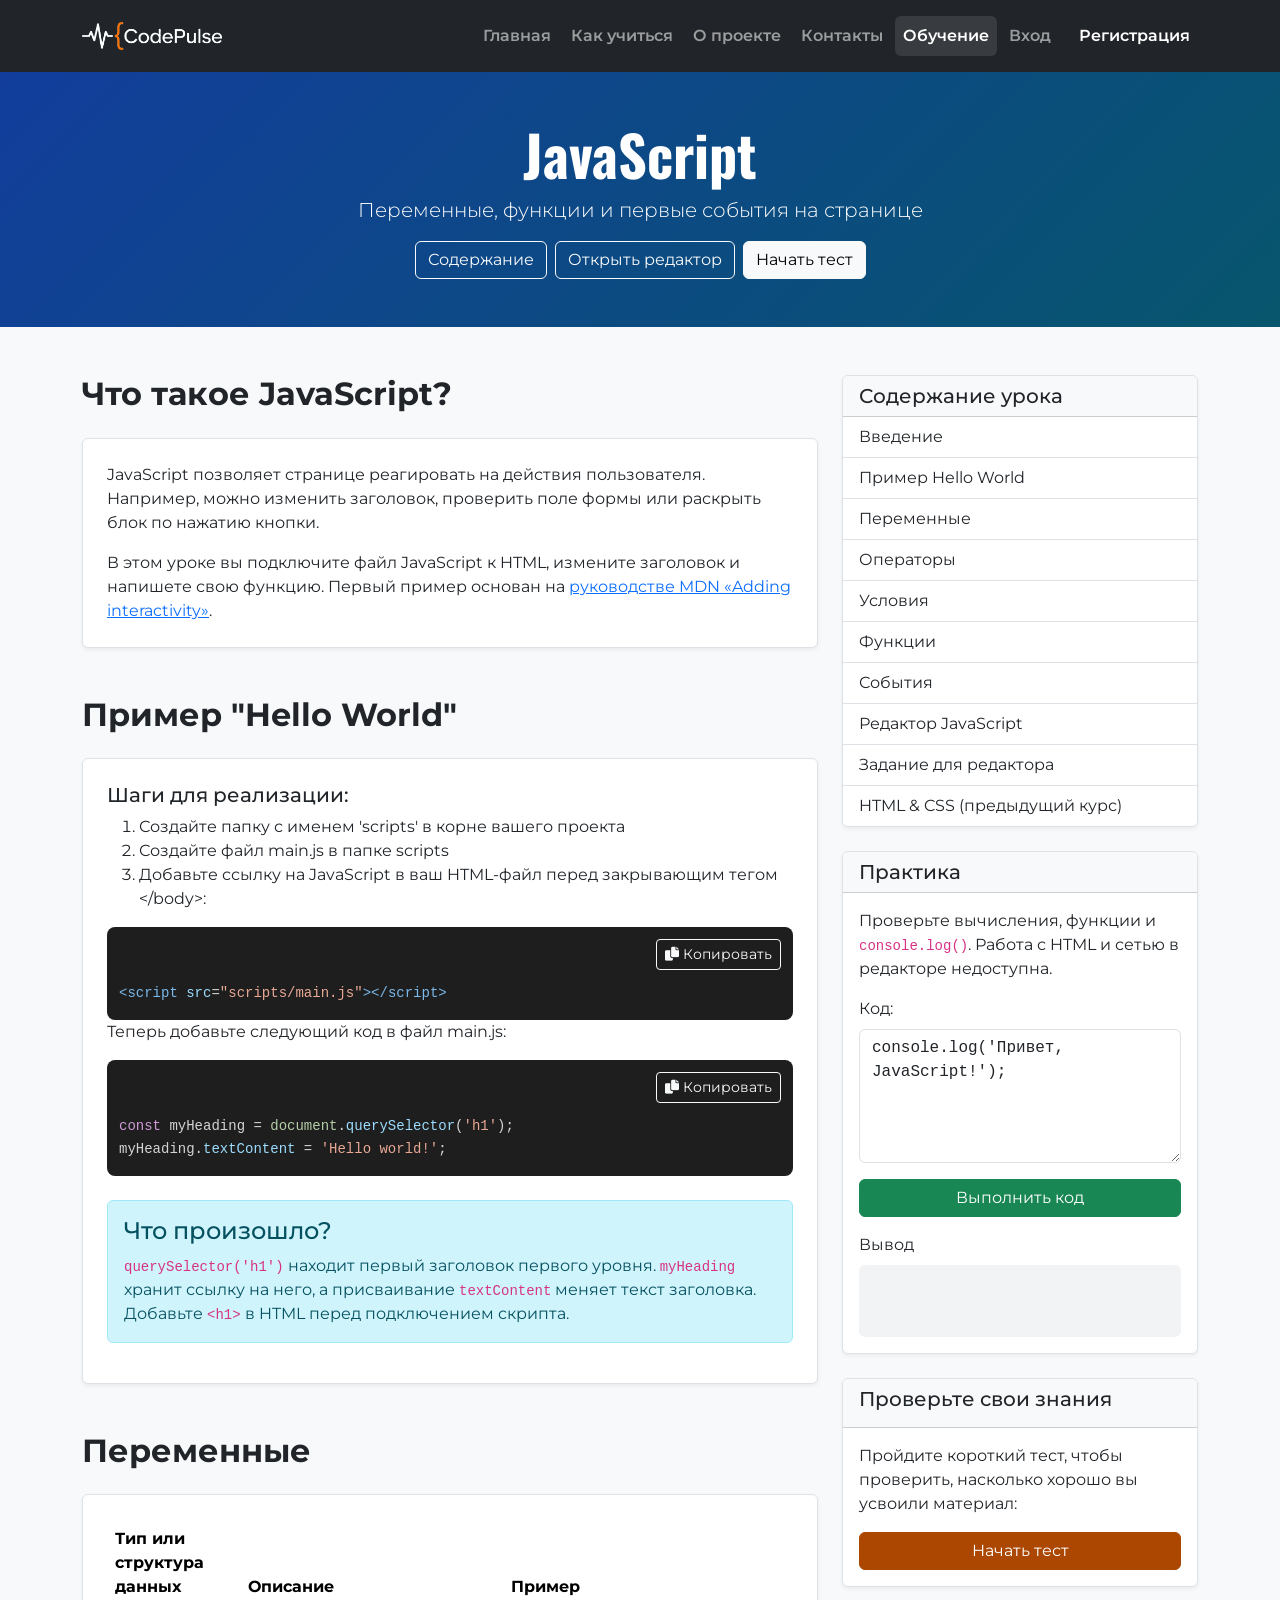
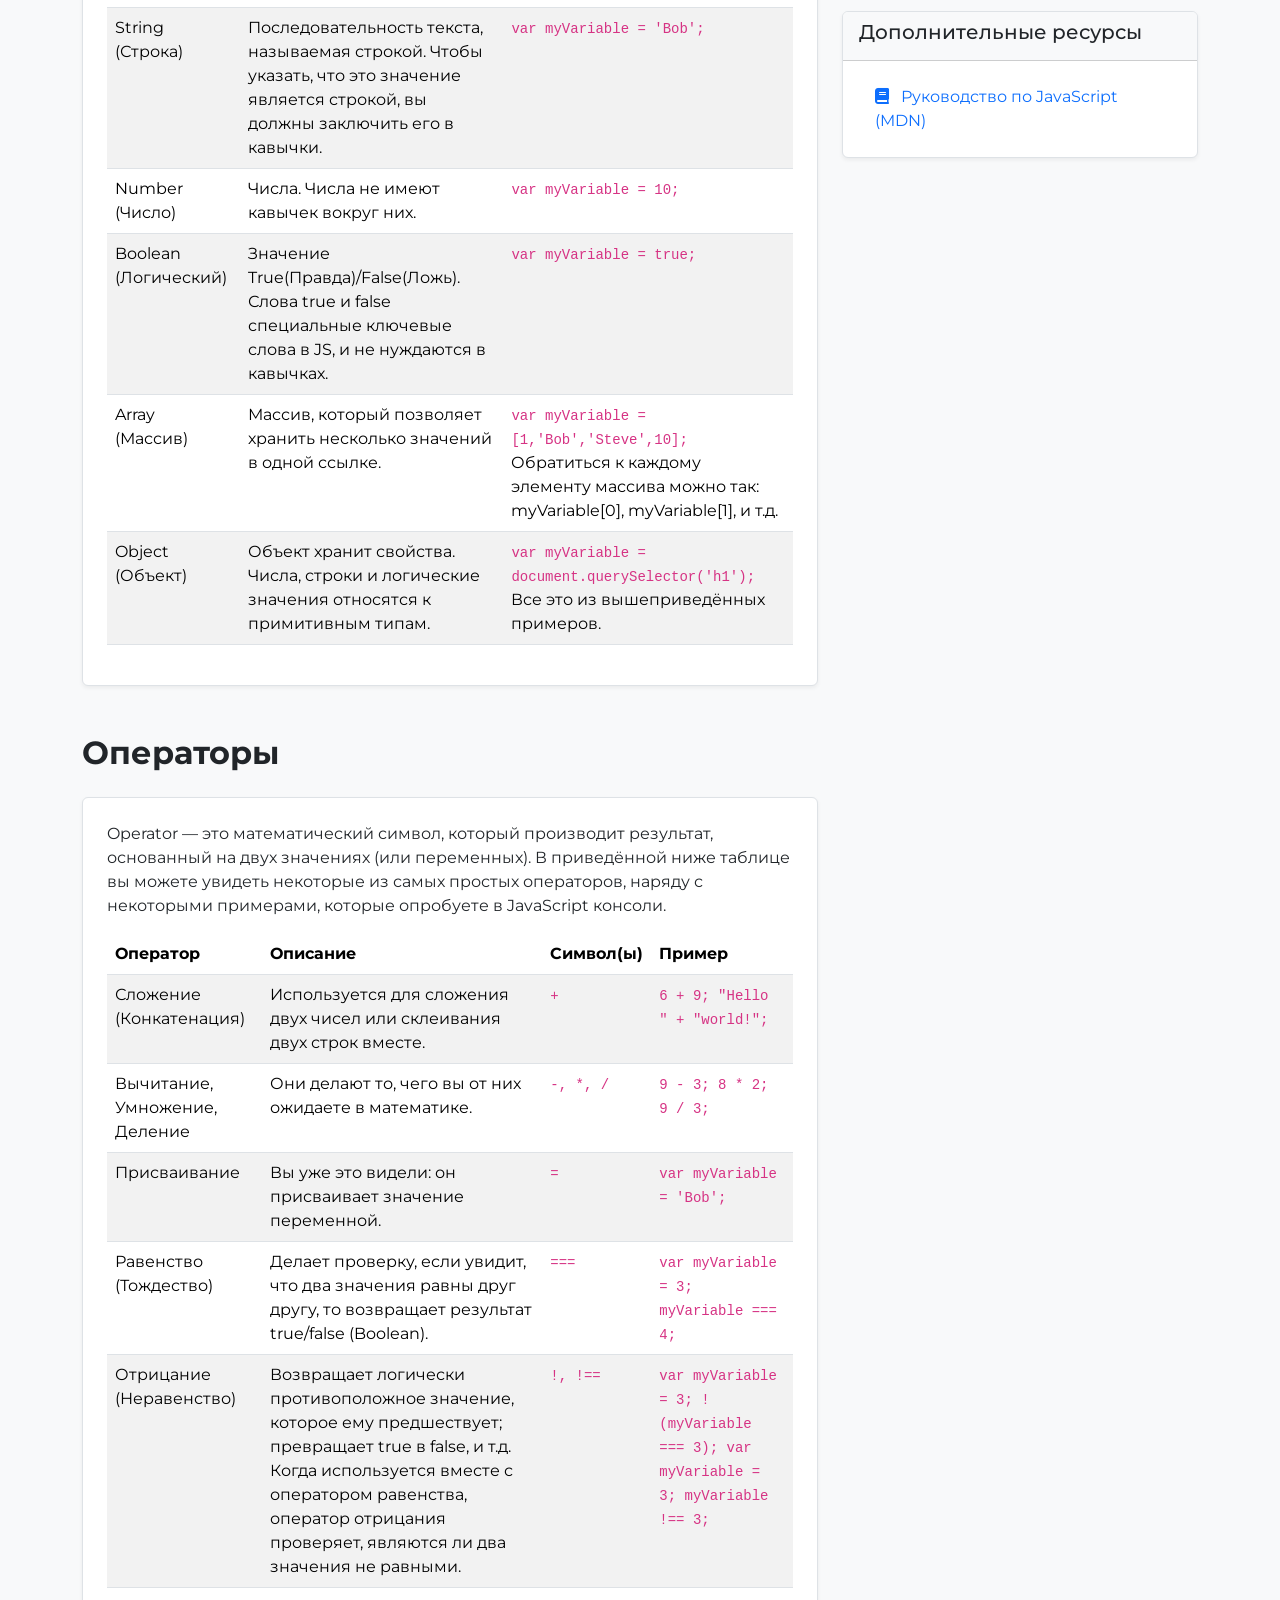
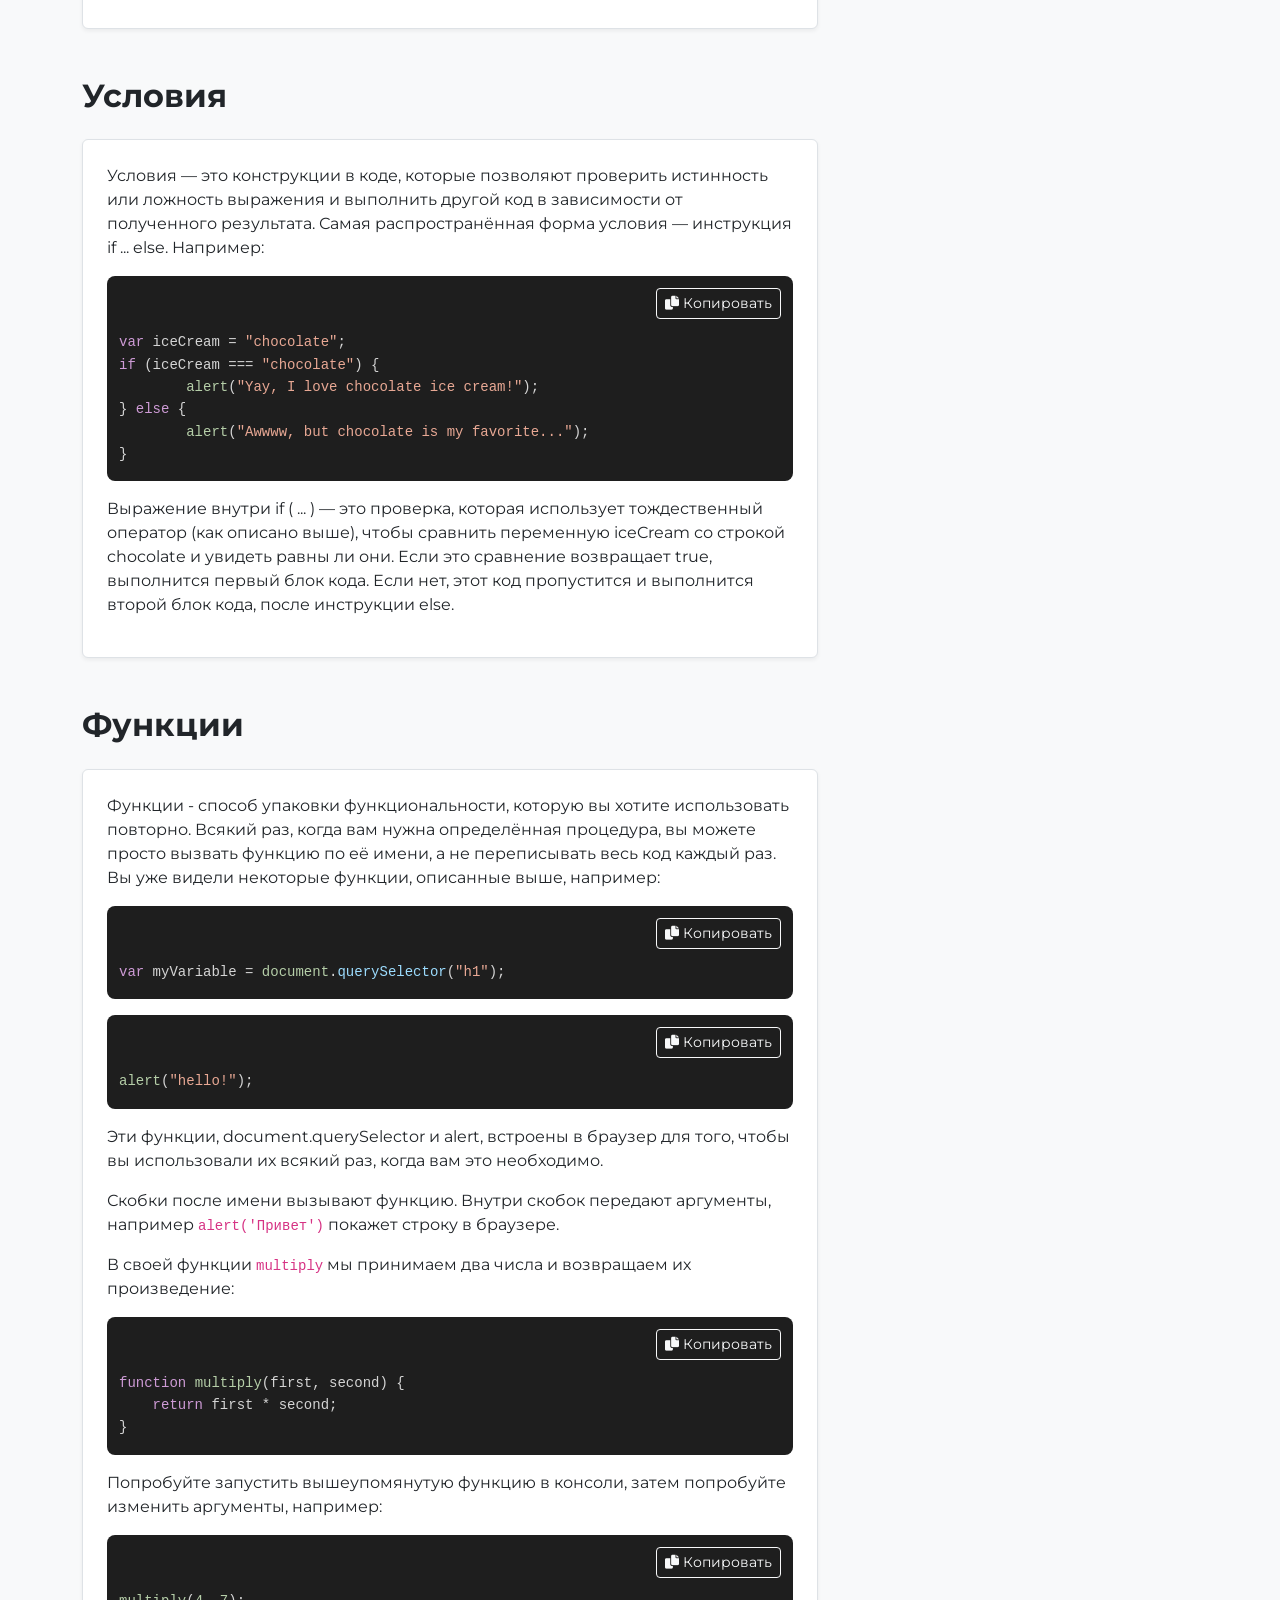
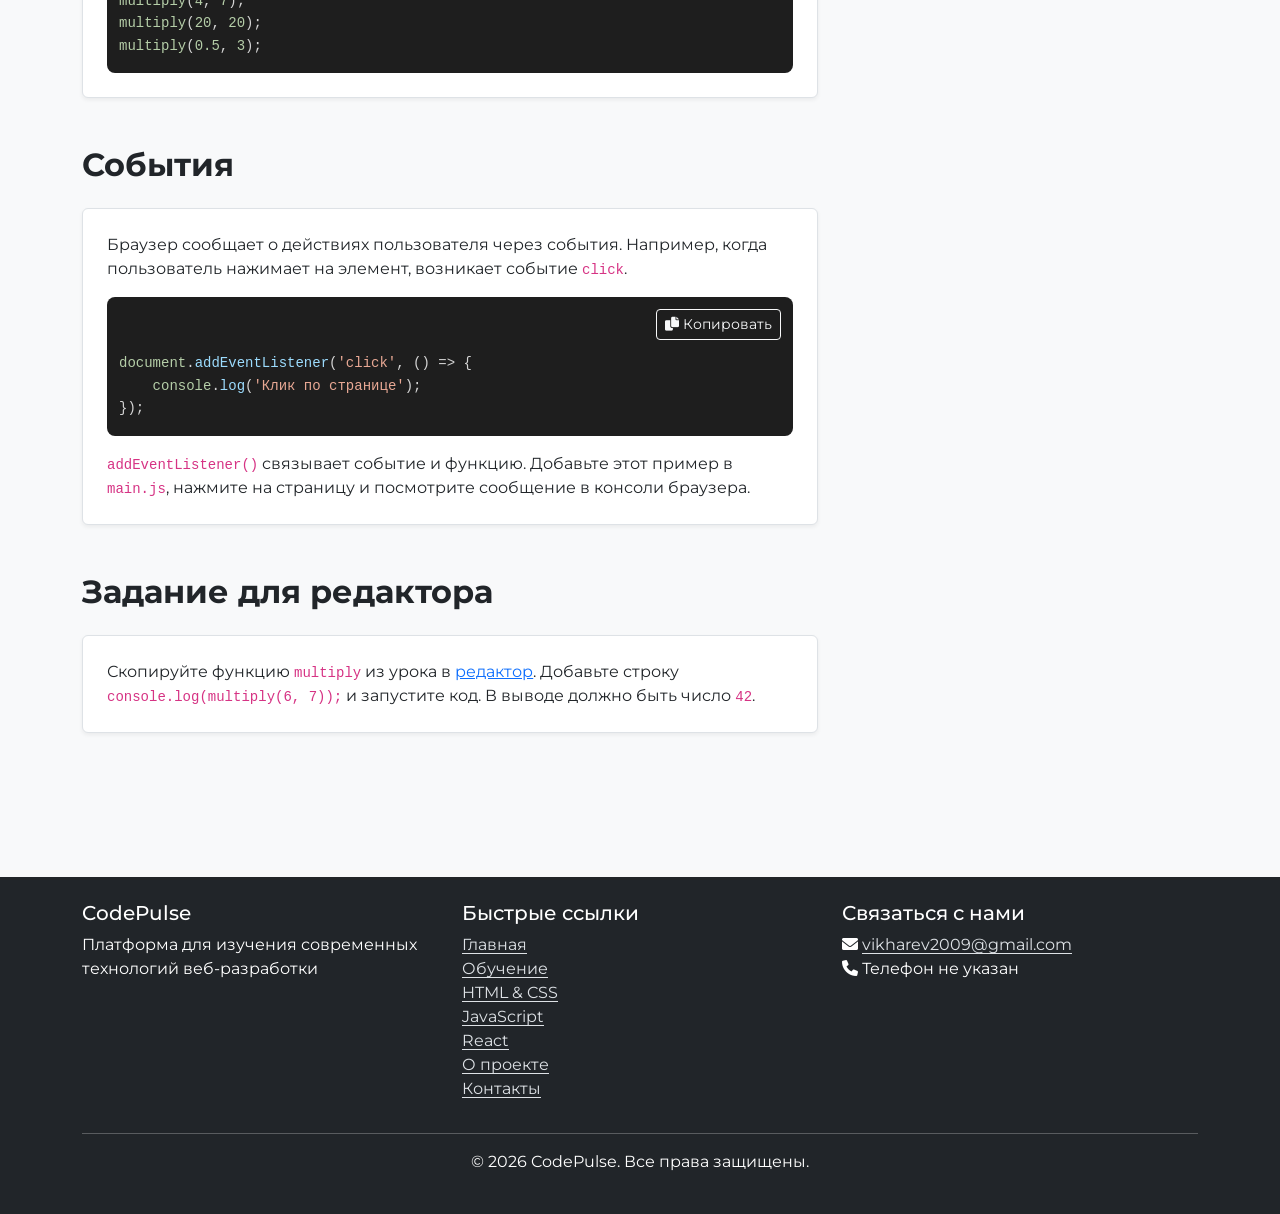
<file: js.html>
<!DOCTYPE html>
<html lang="ru">
<head>
	<meta charset="utf-8">
	<meta name="viewport" content="width=device-width, initial-scale=1">
	<title>JavaScript - CodePulse 2026</title>
	<link rel="stylesheet" href="bootstrap/css/bootstrap.min.css">
	<link rel="stylesheet" href="css/lesson.css">
	<link rel="stylesheet" href="css/navigation.css">
	<link href="https://fonts.googleapis.com/css2?family=Montserrat:wght@400;500;600;700&family=Oswald:wght@500;600;700&display=swap" rel="stylesheet">
	<link rel="stylesheet" href="https://cdnjs.cloudflare.com/ajax/libs/font-awesome/6.0.0/css/all.min.css">
</head>
<body>

	<nav aria-label="Основная навигация" class="navbar navbar-expand-lg navbar-dark bg-dark sticky-top">
		<div class="container">
			<a class="navbar-brand" href="index.html">
				<img src="img/codepulse-wordmark.png" width="540" height="108" alt="CodePulse">
			</a>
			<button class="navbar-toggler" type="button" data-bs-toggle="collapse" data-bs-target="#navbarNav" aria-controls="navbarNav" aria-expanded="false" aria-label="Открыть меню">
				<span class="navbar-toggler-icon"></span>
			</button>
			<div class="collapse navbar-collapse" id="navbarNav">
				<ul class="navbar-nav ms-auto">
					<li class="nav-item">
						<a class="nav-link" href="index.html">Главная</a>
					</li>
					<li class="nav-item">
						<a class="nav-link" href="home.html">Как учиться</a>
					</li>
					<li class="nav-item">
						<a class="nav-link" href="about.html">О проекте</a>
					</li>
					<li class="nav-item">
						<a class="nav-link" href="contact.html">Контакты</a>
					</li>
					<li class="nav-item">
						<a class="nav-link active" href="vibor.html" aria-current="location">Обучение</a>
					</li>
					<li class="nav-item">
						<a class="nav-link" href="login.html">Вход</a>
					</li>
					<li class="nav-item">
						<a class="nav-link btn btn-primary text-white ms-2" href="register.html">Регистрация</a>
					</li>
				</ul>
			</div>
		</div>
	</nav>
	<section class="page-header py-5">
		<div class="container">
			<div class="row">
				<div class="col-12">
					<h1 class="display-4 fw-bold text-center">JavaScript</h1>
					<p class="lead text-center">Переменные, функции и первые события на странице</p>
				<div class="d-flex flex-wrap justify-content-center gap-2 mt-3">
					<a class="btn btn-outline-light" href="#lesson-navigation">Содержание</a>
					<a class="btn btn-outline-light" href="#practice">Открыть редактор</a>
					<button type="button" class="btn btn-light" data-bs-toggle="modal" data-bs-target="#jsTestModal">Начать тест</button>
				</div>
				</div>
			</div>
		</div>
	</section>
	<main class="main-content py-5">
		<div class="container">
			<div class="row">
				<div class="col-lg-8">
					<section class="mb-5" id="intro">
						<h2 class="fw-bold mb-4">Что такое JavaScript?</h2>
						<div class="card p-4">
							<p>JavaScript позволяет странице реагировать на действия пользователя. Например, можно изменить заголовок, проверить поле формы или раскрыть блок по нажатию кнопки.</p>
							<p class="mb-0">В этом уроке вы подключите файл JavaScript к HTML, измените заголовок и напишете свою функцию. Первый пример основан на <a href="https://developer.mozilla.org/en-US/docs/Learn_web_development/Getting_started/Your_first_website/Adding_interactivity">руководстве MDN «Adding interactivity»</a>.</p>
						</div>
					</section>
					<section class="mb-5" id="hello-world">
						<h2 class="fw-bold mb-4">Пример "Hello World"</h2>
						<div class="card p-4">
							<div class="mb-4">
								<h3 class="h5">Шаги для реализации:</h3>
								<ol>
									<li>Создайте папку с именем 'scripts' в корне вашего проекта</li>
									<li>Создайте файл main.js в папке scripts</li>
									<li>Добавьте ссылку на JavaScript в ваш HTML-файл перед закрывающим тегом &lt;/body&gt;:</li>
								</ol>

								<div class="code-block">
									<button type="button" class="btn btn-sm btn-outline-light" data-copy-code="codeExample1">
										<i class="fas fa-copy" aria-hidden="true"></i> <span data-copy-label>Копировать</span>
									</button>
									<pre><code id="codeExample1"><span class="code-tag">&lt;script</span> <span class="code-attr">src</span>=<span class="code-string">"scripts/main.js"</span><span class="code-tag">&gt;&lt;/script&gt;</span></code></pre>
								</div>

								<p>Теперь добавьте следующий код в файл main.js:</p>

								<div class="code-block">
									<button type="button" class="btn btn-sm btn-outline-light" data-copy-code="codeExample2">
										<i class="fas fa-copy" aria-hidden="true"></i> <span data-copy-label>Копировать</span>
									</button>
									<pre><code id="codeExample2"><span class="code-keyword">const</span> myHeading = <span class="code-value">document</span>.<span class="code-attr">querySelector</span>(<span class="code-string">'h1'</span>);
myHeading.<span class="code-attr">textContent</span> = <span class="code-string">'Hello world!'</span>;</code></pre>
								</div>
							</div>

							<div class="alert alert-info">
								<h4>Что произошло?</h4>
								<p class="mb-0"><code>querySelector('h1')</code> находит первый заголовок первого уровня. <code>myHeading</code> хранит ссылку на него, а присваивание <code>textContent</code> меняет текст заголовка. Добавьте <code>&lt;h1&gt;</code> в HTML перед подключением скрипта.</p>
							</div>
						</div>
					</section>
					<section class="mb-5" id="variables">
						<h2 class="fw-bold mb-4">Переменные</h2>
						<div class="card p-4">
							<div class="table-responsive">
								<table class="table table-striped">
									<thead>
										<tr>
											<th>Тип или структура данных</th>
											<th>Описание</th>
											<th>Пример</th>
										</tr>
									</thead>
									<tbody>
										<tr>
											<td>String (Строка)</td>
											<td>Последовательность текста, называемая строкой. Чтобы указать, что это значение является строкой, вы должны заключить его в кавычки.</td>
											<td><code>var myVariable = 'Bob';</code></td>
										</tr>
										<tr>
											<td>Number (Число)</td>
											<td>Числа. Числа не имеют кавычек вокруг них.</td>
											<td><code>var myVariable = 10;</code></td>
										</tr>
										<tr>
											<td>Boolean (Логический)</td>
											<td>Значение True(Правда)/False(Ложь). Слова true и false специальные ключевые слова в JS, и не нуждаются в кавычках.</td>
											<td><code>var myVariable = true;</code></td>
										</tr>
										<tr>
											<td>Array (Массив)</td>
											<td>Массив, который позволяет хранить несколько значений в одной ссылке.</td>
											<td><code>var myVariable = [1,'Bob','Steve',10];</code> Обратиться к каждому элементу массива можно так: myVariable[0], myVariable[1], и т.д.</td>
										</tr>
										<tr>
											<td>Object (Объект)</td>
											<td>Объект хранит свойства. Числа, строки и логические значения относятся к примитивным типам.</td>
											<td><code>var myVariable = document.querySelector('h1');</code> Все это из вышеприведённых примеров.</td>
										</tr>
									</tbody>
								</table>
							</div>
						</div>
					</section>
					<section class="mb-5" id="operators">
						<h2 class="fw-bold mb-4">Операторы</h2>
						<div class="card p-4">
							<p>Operator — это математический символ, который производит результат, основанный на двух значениях (или переменных). В приведённой ниже таблице вы можете увидеть некоторые из самых простых операторов, наряду с некоторыми примерами, которые опробуете в JavaScript консоли.</p>

							<div class="table-responsive">
								<table class="table table-striped">
									<thead>
										<tr>
											<th>Оператор</th>
											<th>Описание</th>
											<th>Символ(ы)</th>
											<th>Пример</th>
										</tr>
									</thead>
									<tbody>
										<tr>
											<td>Сложение (Конкатенация)</td>
											<td>Используется для сложения двух чисел или склеивания двух строк вместе.</td>
											<td><code>+</code></td>
											<td><code>6 + 9; "Hello " + "world!";</code></td>
										</tr>
										<tr>
											<td>Вычитание, Умножение, Деление</td>
											<td>Они делают то, чего вы от них ожидаете в математике.</td>
											<td><code>-, *, /</code></td>
											<td><code>9 - 3; 8 * 2; 9 / 3;</code></td>
										</tr>
										<tr>
											<td>Присваивание</td>
											<td>Вы уже это видели: он присваивает значение переменной.</td>
											<td><code>=</code></td>
											<td><code>var myVariable = 'Bob';</code></td>
										</tr>
										<tr>
											<td>Равенство (Тождество)</td>
											<td>Делает проверку, если увидит, что два значения равны друг другу, то возвращает результат true/false (Boolean).</td>
											<td><code>===</code></td>
											<td><code>var myVariable = 3; myVariable === 4;</code></td>
										</tr>
										<tr>
											<td>Отрицание (Неравенство)</td>
											<td>Возвращает логически противоположное значение, которое ему предшествует; превращает true в false, и т.д. Когда используется вместе с оператором равенства, оператор отрицания проверяет, являются ли два значения не равными.</td>
											<td><code>!, !==</code></td>
											<td><code>var myVariable = 3; !(myVariable === 3); var myVariable = 3; myVariable !== 3;</code></td>
										</tr>
									</tbody>
								</table>
							</div>
						</div>
					</section>
					<section class="mb-5" id="conditions">
						<h2 class="fw-bold mb-4">Условия</h2>
						<div class="card p-4">
							<p>Условия — это конструкции в коде, которые позволяют проверить истинность или ложность выражения и выполнить другой код в зависимости от полученного результата. Самая распространённая форма условия — инструкция if ... else. Например:</p>

							<div class="code-block">
								<button type="button" class="btn btn-sm btn-outline-light" data-copy-code="conditionExample">
									<i class="fas fa-copy" aria-hidden="true"></i> <span data-copy-label>Копировать</span>
								</button>
								<pre><code id="conditionExample"><span class="code-keyword">var</span> iceCream = <span class="code-string">"chocolate"</span>;
<span class="code-keyword">if</span> (iceCream === <span class="code-string">"chocolate"</span>) {
	<span class="code-value">alert</span>(<span class="code-string">"Yay, I love chocolate ice cream!"</span>);
} <span class="code-keyword">else</span> {
	<span class="code-value">alert</span>(<span class="code-string">"Awwww, but chocolate is my favorite..."</span>);
}</code></pre>
							</div>

							<p class="mt-3">Выражение внутри if ( ... ) — это проверка, которая использует тождественный оператор (как описано выше), чтобы сравнить переменную iceCream со строкой chocolate и увидеть равны ли они. Если это сравнение возвращает true, выполнится первый блок кода. Если нет, этот код пропустится и выполнится второй блок кода, после инструкции else.</p>
						</div>
					</section>
					<section class="mb-5" id="functions">
						<h2 class="fw-bold mb-4">Функции</h2>
						<div class="card p-4">
							<p>Функции - способ упаковки функциональности, которую вы хотите использовать повторно. Всякий раз, когда вам нужна определённая процедура, вы можете просто вызвать функцию по её имени, а не переписывать весь код каждый раз. Вы уже видели некоторые функции, описанные выше, например:</p>

							<div class="code-block mb-3">
								<button type="button" class="btn btn-sm btn-outline-light" data-copy-code="funcExample1">
									<i class="fas fa-copy" aria-hidden="true"></i> <span data-copy-label>Копировать</span>
								</button>
								<pre><code id="funcExample1"><span class="code-keyword">var</span> myVariable = <span class="code-value">document</span>.<span class="code-attr">querySelector</span>(<span class="code-string">"h1"</span>);</code></pre>
							</div>

							<div class="code-block mb-3">
								<button type="button" class="btn btn-sm btn-outline-light" data-copy-code="funcExample2">
									<i class="fas fa-copy" aria-hidden="true"></i> <span data-copy-label>Копировать</span>
								</button>
								<pre><code id="funcExample2"><span class="code-value">alert</span>(<span class="code-string">"hello!"</span>);</code></pre>
							</div>

							<p>Эти функции, document.querySelector и alert, встроены в браузер для того, чтобы вы использовали их всякий раз, когда вам это необходимо.</p>
							<p>Скобки после имени вызывают функцию. Внутри скобок передают аргументы, например <code>alert('Привет')</code> покажет строку в браузере.</p>
							<p>В своей функции <code>multiply</code> мы принимаем два числа и возвращаем их произведение:</p>

							<div class="code-block">
								<button type="button" class="btn btn-sm btn-outline-light" data-copy-code="funcExample3">
									<i class="fas fa-copy" aria-hidden="true"></i> <span data-copy-label>Копировать</span>
								</button>
								<pre><code id="funcExample3"><span class="code-keyword">function</span> <span class="code-value">multiply</span>(first, second) {
    <span class="code-keyword">return</span> first * second;
}</code></pre>
							</div>

							<p class="mt-3">Попробуйте запустить вышеупомянутую функцию в консоли, затем попробуйте изменить аргументы, например:</p>

							<div class="code-block">
								<button type="button" class="btn btn-sm btn-outline-light" data-copy-code="funcExample4">
									<i class="fas fa-copy" aria-hidden="true"></i> <span data-copy-label>Копировать</span>
								</button>
								<pre><code id="funcExample4"><span class="code-value">multiply</span>(<span class="code-value">4</span>, <span class="code-value">7</span>);
<span class="code-value">multiply</span>(<span class="code-value">20</span>, <span class="code-value">20</span>);
<span class="code-value">multiply</span>(<span class="code-value">0.5</span>, <span class="code-value">3</span>);</code></pre>
							</div>
						</div>
					</section>
					<section class="mb-5" id="events">
						<h2 class="fw-bold mb-4">События</h2>
						<div class="card p-4">
							<p>Браузер сообщает о действиях пользователя через события. Например, когда пользователь нажимает на элемент, возникает событие <code>click</code>.</p>

							<div class="code-block">
								<button type="button" class="btn btn-sm btn-outline-light" data-copy-code="eventExample">
									<i class="fas fa-copy" aria-hidden="true"></i> <span data-copy-label>Копировать</span>
								</button>
								<pre><code id="eventExample"><span class="code-value">document</span>.<span class="code-attr">addEventListener</span>(<span class="code-string">'click'</span>, () =&gt; {
    <span class="code-value">console</span>.<span class="code-attr">log</span>(<span class="code-string">'Клик по странице'</span>);
});</code></pre>
							</div>

							<p class="mt-3 mb-0"><code>addEventListener()</code> связывает событие и функцию. Добавьте этот пример в <code>main.js</code>, нажмите на страницу и посмотрите сообщение в консоли браузера.</p>
						</div>
					</section>
					<section class="mb-5" id="summary">
						<h2 class="fw-bold mb-4">Задание для редактора</h2>
						<div class="card p-4">
							<p class="mb-0">Скопируйте функцию <code>multiply</code> из урока в <a href="#practice">редактор</a>. Добавьте строку <code>console.log(multiply(6, 7));</code> и запустите код. В выводе должно быть число <code>42</code>.</p>
						</div>
					</section>
				</div>
				<div class="col-lg-4">
					<aside class="sidebar" aria-label="Материалы урока">
						<div class="card mb-4">
							<div class="card-header">
								<h2 class="h5 mb-0" id="lesson-navigation">Содержание урока</h2>
							</div>
							<nav class="list-group list-group-flush" aria-labelledby="lesson-navigation">
								<a href="#intro" class="list-group-item list-group-item-action">Введение</a>
								<a href="#hello-world" class="list-group-item list-group-item-action">Пример Hello World</a>
								<a href="#variables" class="list-group-item list-group-item-action">Переменные</a>
								<a href="#operators" class="list-group-item list-group-item-action">Операторы</a>
								<a href="#conditions" class="list-group-item list-group-item-action">Условия</a>
								<a href="#functions" class="list-group-item list-group-item-action">Функции</a>
								<a href="#events" class="list-group-item list-group-item-action">События</a>
								<a href="#practice" class="list-group-item list-group-item-action">Редактор JavaScript</a>
								<a href="#summary" class="list-group-item list-group-item-action">Задание для редактора</a>
								<a href="html-css.html" class="list-group-item list-group-item-action">HTML & CSS (предыдущий курс)</a>
							</nav>
						</div>

						<div class="card mb-4">
							<div class="card-header">
								<h2 class="h5 mb-0" id="practice">Практика</h2>
							</div>
							<div class="card-body">
								<p>Проверьте вычисления, функции и <code>console.log()</code>. Работа с HTML и сетью в редакторе недоступна.</p>
								<div class="mb-3">
									<label for="jsEditor" class="form-label">Код:</label>
									<textarea class="form-control" id="jsEditor" rows="5">console.log('Привет, JavaScript!');</textarea>
								</div>
								<button type="button" class="btn btn-success w-100" id="runCodeBtn">Выполнить код</button>
								<div class="mt-3">
									<div id="outputLabel" class="form-label">Вывод</div>
									<pre class="playground-output" id="outputConsole" aria-labelledby="outputLabel" role="status"></pre>
								</div>
							</div>
						</div>

						<div class="card">
							<div class="card-header">
								<h5>Проверьте свои знания</h5>
							</div>
							<div class="card-body">
								<p>Пройдите короткий тест, чтобы проверить, насколько хорошо вы усвоили материал:</p>
								<button type="button" class="btn btn-primary w-100" data-bs-toggle="modal" data-bs-target="#jsTestModal">Начать тест</button>
							</div>
						</div>

						<div class="card">
							<div class="card-header">
								<h5>Дополнительные ресурсы</h5>
							</div>
							<div class="card-body">
								<ul class="list-group list-group-flush">
									<li class="list-group-item d-flex justify-content-between align-items-center">
										<a href="https://developer.mozilla.org/ru/docs/Web/JavaScript/Guide" class="text-decoration-none">
											<i class="fas fa-book me-2"></i> Руководство по JavaScript (MDN)
										</a>
									</li>
								</ul>
							</div>
						</div>
					</aside>
				</div>
			</div>
		</div>
	</main>
	<div class="modal fade" id="jsTestModal" tabindex="-1" aria-labelledby="jsTestModalLabel" aria-hidden="true">
		<div class="modal-dialog modal-dialog-scrollable modal-lg">
			<div class="modal-content">
				<div class="modal-header">
					<h5 class="modal-title" id="jsTestModalLabel">Тест по JavaScript</h5>
					<button type="button" class="btn-close" data-bs-dismiss="modal" aria-label="Закрыть"></button>
				</div>
				<div class="modal-body">
					<form id="jsTest" data-quiz-course="JavaScript">
						<fieldset class="mb-4">
							<legend class="h6">1. Какие из этих записей объявляют переменную в JavaScript?</legend>
							<div class="form-check mb-2">
								<input class="form-check-input" type="radio" name="q1" id="q1a" value="a" required>
								<label class="form-check-label" for="q1a">
									var myVariable;
								</label>
							</div>
							<div class="form-check mb-2">
								<input class="form-check-input" type="radio" name="q1" id="q1b" value="b">
								<label class="form-check-label" for="q1b">
									let myVariable;
								</label>
							</div>
							<div class="form-check mb-2">
								<input class="form-check-input" type="radio" name="q1" id="q1c" value="c">
								<label class="form-check-label" for="q1c">
									Оба варианта верны
								</label>
							</div>
						</fieldset>

						<fieldset class="mb-4">
							<legend class="h6">2. Какой метод используется для вывода данных в консоль?</legend>
							<div class="form-check mb-2">
								<input class="form-check-input" type="radio" name="q2" id="q2a" value="a" required>
								<label class="form-check-label" for="q2a">
									print()
								</label>
							</div>
							<div class="form-check mb-2">
								<input class="form-check-input" type="radio" name="q2" id="q2b" value="b">
								<label class="form-check-label" for="q2b">
									console.log()
								</label>
							</div>
							<div class="form-check mb-2">
								<input class="form-check-input" type="radio" name="q2" id="q2c" value="c">
								<label class="form-check-label" for="q2c">
									output()
								</label>
							</div>
						</fieldset>

						<fieldset class="mb-4">
							<legend class="h6">3. Какой оператор используется для проверки равенства значений и типов данных?</legend>
							<div class="form-check mb-2">
								<input class="form-check-input" type="radio" name="q3" id="q3a" value="a" required>
								<label class="form-check-label" for="q3a">
									=
								</label>
							</div>
							<div class="form-check mb-2">
								<input class="form-check-input" type="radio" name="q3" id="q3b" value="b">
								<label class="form-check-label" for="q3b">
									==
								</label>
							</div>
							<div class="form-check mb-2">
								<input class="form-check-input" type="radio" name="q3" id="q3c" value="c">
								<label class="form-check-label" for="q3c">
									===
								</label>
							</div>
						</fieldset>

						<fieldset class="mb-4">
							<legend class="h6">4. Какой тип данных НЕ существует в JavaScript?</legend>
							<div class="form-check mb-2">
								<input class="form-check-input" type="radio" name="q4" id="q4a" value="a" required>
								<label class="form-check-label" for="q4a">
									String
								</label>
							</div>
							<div class="form-check mb-2">
								<input class="form-check-input" type="radio" name="q4" id="q4b" value="b">
								<label class="form-check-label" for="q4b">
									Float
								</label>
							</div>
							<div class="form-check mb-2">
								<input class="form-check-input" type="radio" name="q4" id="q4c" value="c">
								<label class="form-check-label" for="q4c">
									Boolean
								</label>
							</div>
						</fieldset>

						<fieldset class="mb-4">
							<legend class="h6">5. Как создать функцию в JavaScript?</legend>
							<div class="form-check mb-2">
								<input class="form-check-input" type="radio" name="q5" id="q5a" value="a" required>
								<label class="form-check-label" for="q5a">
									function myFunction() {}
								</label>
							</div>
							<div class="form-check mb-2">
								<input class="form-check-input" type="radio" name="q5" id="q5b" value="b">
								<label class="form-check-label" for="q5b">
									def myFunction() {}
								</label>
							</div>
							<div class="form-check mb-2">
								<input class="form-check-input" type="radio" name="q5" id="q5c" value="c">
								<label class="form-check-label" for="q5c">
									func myFunction() {}
								</label>
							</div>
						</fieldset>

						<fieldset class="mb-4">
							<legend class="h6">6. Какой метод используется для добавления элемента в конец массива?</legend>
							<div class="form-check mb-2">
								<input class="form-check-input" type="radio" name="q6" id="q6a" value="a" required>
								<label class="form-check-label" for="q6a">
									push()
								</label>
							</div>
							<div class="form-check mb-2">
								<input class="form-check-input" type="radio" name="q6" id="q6b" value="b">
								<label class="form-check-label" for="q6b">
									add()
								</label>
							</div>
							<div class="form-check mb-2">
								<input class="form-check-input" type="radio" name="q6" id="q6c" value="c">
								<label class="form-check-label" for="q6c">
									append()
								</label>
							</div>
						</fieldset>

						<fieldset class="mb-4">
							<legend class="h6">7. Что вернет typeof null?</legend>
							<div class="form-check mb-2">
								<input class="form-check-input" type="radio" name="q7" id="q7a" value="a" required>
								<label class="form-check-label" for="q7a">
									"null"
								</label>
							</div>
							<div class="form-check mb-2">
								<input class="form-check-input" type="radio" name="q7" id="q7b" value="b">
								<label class="form-check-label" for="q7b">
									"object"
								</label>
							</div>
							<div class="form-check mb-2">
								<input class="form-check-input" type="radio" name="q7" id="q7c" value="c">
								<label class="form-check-label" for="q7c">
									"undefined"
								</label>
							</div>
						</fieldset>

						<fieldset class="mb-4">
							<legend class="h6">8. Как получить длину массива?</legend>
							<div class="form-check mb-2">
								<input class="form-check-input" type="radio" name="q8" id="q8a" value="a" required>
								<label class="form-check-label" for="q8a">
									array.length
								</label>
							</div>
							<div class="form-check mb-2">
								<input class="form-check-input" type="radio" name="q8" id="q8b" value="b">
								<label class="form-check-label" for="q8b">
									array.size
								</label>
							</div>
							<div class="form-check mb-2">
								<input class="form-check-input" type="radio" name="q8" id="q8c" value="c">
								<label class="form-check-label" for="q8c">
									array.count
								</label>
							</div>
						</fieldset>

						<fieldset class="mb-4">
							<legend class="h6">9. Какая из этих функций разбирает целое число в начале строки?</legend>
							<div class="form-check mb-2">
								<input class="form-check-input" type="radio" name="q9" id="q9a" value="a" required>
								<label class="form-check-label" for="q9a">
									parseInt()
								</label>
							</div>
							<div class="form-check mb-2">
								<input class="form-check-input" type="radio" name="q9" id="q9b" value="b">
								<label class="form-check-label" for="q9b">
									toNumber()
								</label>
							</div>
							<div class="form-check mb-2">
								<input class="form-check-input" type="radio" name="q9" id="q9c" value="c">
								<label class="form-check-label" for="q9c">
									convertToInt()
								</label>
							</div>
						</fieldset>

						<fieldset class="mb-4">
							<legend class="h6">10. Что делает метод addEventListener()?</legend>
							<div class="form-check mb-2">
								<input class="form-check-input" type="radio" name="q10" id="q10a" value="a" required>
								<label class="form-check-label" for="q10a">
									Добавляет обработчик события к элементу
								</label>
							</div>
							<div class="form-check mb-2">
								<input class="form-check-input" type="radio" name="q10" id="q10b" value="b">
								<label class="form-check-label" for="q10b">
									Создает новый элемент
								</label>
							</div>
							<div class="form-check mb-2">
								<input class="form-check-input" type="radio" name="q10" id="q10c" value="c">
								<label class="form-check-label" for="q10c">
									Удаляет элемент
								</label>
							</div>
						</fieldset>
					</form>
				</div>
				<div class="modal-footer">
					<p class="quiz-result" role="status" data-quiz-result></p>
					<button type="reset" class="btn btn-outline-secondary" form="jsTest">Сбросить ответы</button>
					<button type="button" class="btn btn-secondary" data-bs-dismiss="modal">Закрыть</button>
					<button type="submit" class="btn btn-success" form="jsTest">Проверить ответы</button>
				</div>
			</div>
		</div>
	</div>
	<footer class="footer mt-5 py-4">
		<div class="container">
			<div class="row">
				<div class="col-md-4">
					<h5>CodePulse</h5>
					<p>Платформа для изучения современных технологий веб-разработки</p>
				</div>
				<div class="col-md-4">
					<h5>Быстрые ссылки</h5>
					<ul class="list-unstyled">
						<li><a href="index.html">Главная</a></li>
						<li><a href="vibor.html">Обучение</a></li>
						<li><a href="html-css.html">HTML & CSS</a></li>
						<li><a href="js.html">JavaScript</a></li>
						<li><a href="react.html">React</a></li>
						<li><a href="about.html">О проекте</a></li>
						<li><a href="contact.html">Контакты</a></li>
					</ul>
				</div>
				<div class="col-md-4">
					<h5>Связаться с нами</h5>
					<ul class="list-unstyled">
						<li><i class="fas fa-envelope" aria-hidden="true"></i> <a href="mailto:vikharev2009@gmail.com">vikharev2009@gmail.com</a></li>
						<li><i class="fas fa-phone" aria-hidden="true"></i> Телефон не указан</li>
					</ul>
				</div>
			</div>
			<hr>
			<div class="text-center">
				<p>&copy; 2026 CodePulse. Все права защищены.</p>
			</div>
		</div>
	</footer>

	<script src="bootstrap/js/bootstrap.bundle.min.js"></script>
	<script src="js/auth-check.js" defer></script>
	<script src="js/lesson.js" defer></script>
	<script src="js/playground.js" defer></script>
</body>
</html>
</file>
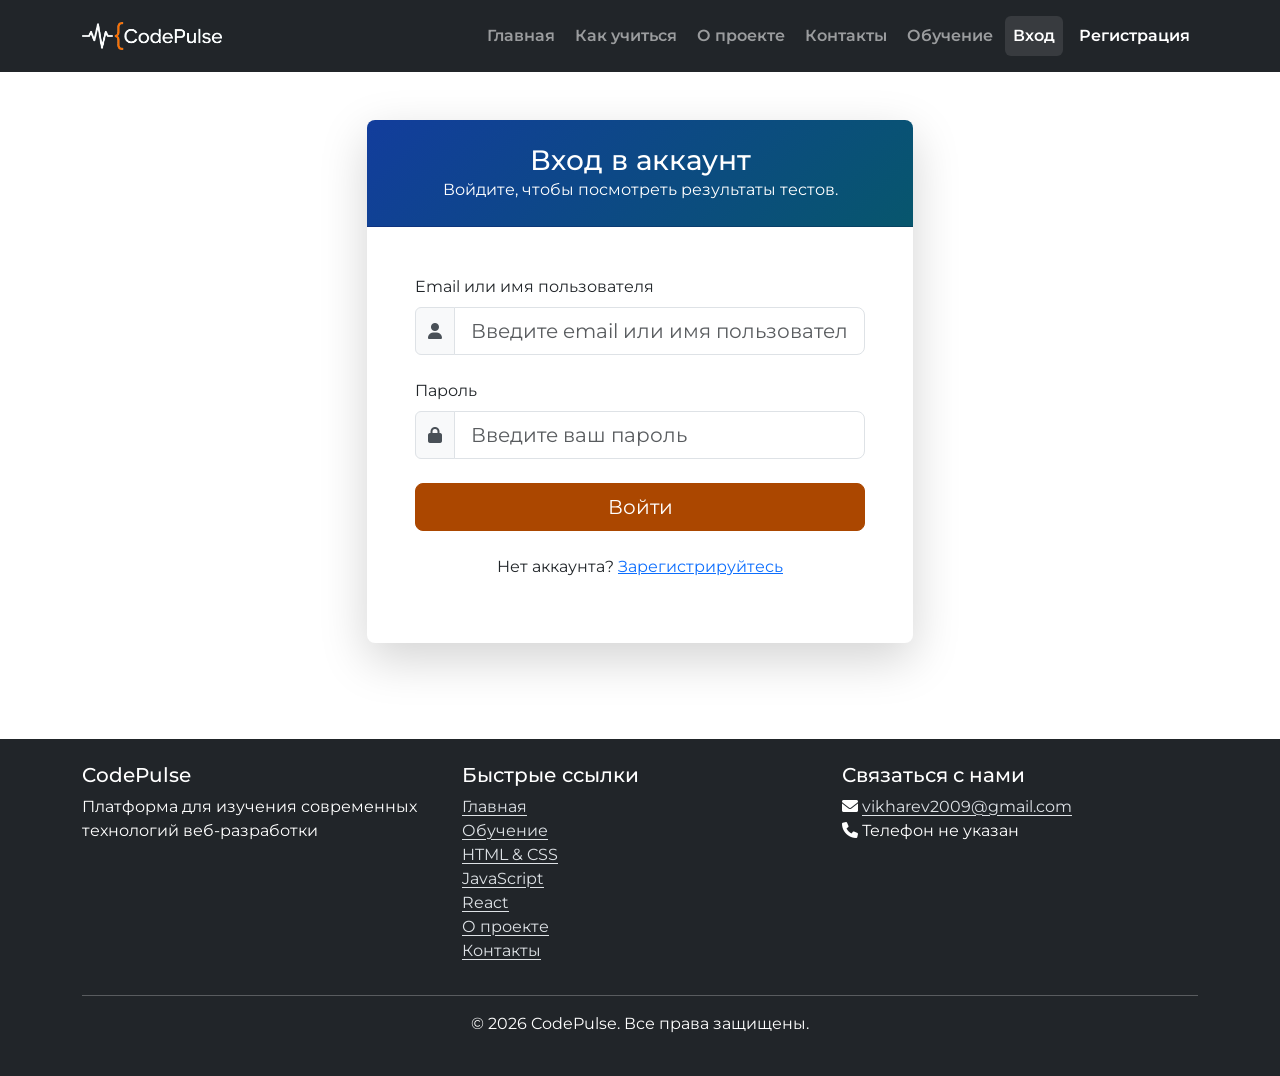
<file: login.html>
<!DOCTYPE html>
<html lang="ru">
<head>
	<meta charset="utf-8">
	<meta name="viewport" content="width=device-width, initial-scale=1">
	<title>Вход - CodePulse 2026</title>
	<link rel="stylesheet" type="text/css" href="bootstrap/css/bootstrap.min.css">
	<link rel="stylesheet" href="css/style.css">
	<link rel="stylesheet" href="css/navigation.css">
	<link href="https://fonts.googleapis.com/css2?family=Montserrat:wght@400;500;600;700&family=Oswald:wght@500;600;700&display=swap" rel="stylesheet">
	<link rel="stylesheet" href="https://cdnjs.cloudflare.com/ajax/libs/font-awesome/6.0.0/css/all.min.css">
</head>
<body>

	<nav class="navbar navbar-expand-lg navbar-dark bg-dark sticky-top" aria-label="Основная навигация">
		<div class="container">
			<a class="navbar-brand" href="index.html">
				<img src="img/codepulse-wordmark.png" width="540" height="108" alt="CodePulse">
			</a>
			<button class="navbar-toggler" type="button" data-bs-toggle="collapse" data-bs-target="#navbarNav" aria-controls="navbarNav" aria-expanded="false" aria-label="Меню навигации">
				<span class="navbar-toggler-icon"></span>
			</button>
			<div class="collapse navbar-collapse" id="navbarNav">
				<ul class="navbar-nav ms-auto">
					<li class="nav-item">
						<a class="nav-link" href="index.html">Главная</a>
					</li>
					<li class="nav-item">
						<a class="nav-link" href="home.html">Как учиться</a>
					</li>
					<li class="nav-item">
						<a class="nav-link" href="about.html">О проекте</a>
					</li>
					<li class="nav-item">
						<a class="nav-link" href="contact.html">Контакты</a>
					</li>
					<li class="nav-item">
						<a class="nav-link" href="vibor.html">Обучение</a>
					</li>
					<li class="nav-item">
						<a class="nav-link active" aria-current="page" href="login.html">Вход</a>
					</li>
					<li class="nav-item">
						<a class="nav-link btn btn-primary" href="register.html">Регистрация</a>
					</li>
				</ul>
			</div>
		</div>
	</nav>

	<main class="main-content py-5">
		<div class="container">
			<div class="row justify-content-center">
				<div class="col-lg-6 col-md-8">
					<div class="card auth-card shadow-lg border-0">
						<div class="card-header text-center py-4">
							<h1 class="h3 mb-0">Вход в аккаунт</h1>
							<p class="mb-0">Войдите, чтобы посмотреть результаты тестов.</p>
						</div>
						<div class="card-body p-3 p-sm-4 p-md-5">
							<div id="alertMessage" class="alert alert-danger" role="alert" tabindex="-1" hidden></div>
							<form action="php/login_process.php" method="post" data-auth-form data-pending-label="Входим…">
								<div class="mb-4">
									<label for="login" class="form-label">Email или имя пользователя</label>
									<div class="input-group">
										<span class="input-group-text"><i class="fas fa-user"></i></span>
										<input type="text" class="form-control form-control-lg" id="login" name="login" autocomplete="username" maxlength="100" placeholder="Введите email или имя пользователя" required>
									</div>
								</div>

								<div class="mb-4">
									<label for="password" class="form-label">Пароль</label>
									<div class="input-group">
										<span class="input-group-text"><i class="fas fa-lock"></i></span>
										<input type="password" class="form-control form-control-lg" id="password" name="password" autocomplete="current-password" placeholder="Введите ваш пароль" required>
									</div>
								</div>

								<button type="submit" class="btn btn-primary btn-lg w-100">Войти</button>
							</form>

							<div class="text-center mt-4">
								<p>Нет аккаунта? <a href="register.html">Зарегистрируйтесь</a></p>
							</div>
						</div>
					</div>
				</div>
			</div>
		</div>
	</main>

	<footer class="footer mt-5 py-4">
		<div class="container">
			<div class="row">
				<div class="col-md-4">
					<h5>CodePulse</h5>
					<p>Платформа для изучения современных технологий веб-разработки</p>
				</div>
				<div class="col-md-4">
					<h5>Быстрые ссылки</h5>
					<ul class="list-unstyled">
						<li><a href="index.html">Главная</a></li>
						<li><a href="vibor.html">Обучение</a></li>
						<li><a href="html-css.html">HTML & CSS</a></li>
						<li><a href="js.html">JavaScript</a></li>
						<li><a href="react.html">React</a></li>
						<li><a href="about.html">О проекте</a></li>
						<li><a href="contact.html">Контакты</a></li>
					</ul>
				</div>
				<div class="col-md-4">
					<h5>Связаться с нами</h5>
					<ul class="list-unstyled">
						<li><i class="fas fa-envelope" aria-hidden="true"></i> <a href="mailto:vikharev2009@gmail.com">vikharev2009@gmail.com</a></li>
						<li><i class="fas fa-phone" aria-hidden="true"></i> Телефон не указан</li>
					</ul>
				</div>
			</div>
			<hr>
			<div class="text-center">
				<p>&copy; 2026 CodePulse. Все права защищены.</p>
			</div>
		</div>
	</footer>

	<script src="bootstrap/js/bootstrap.bundle.min.js"></script>
	<script src="js/auth-check.js"></script>
	<script src="js/auth-form.js"></script>
</body>
</html>
</file>
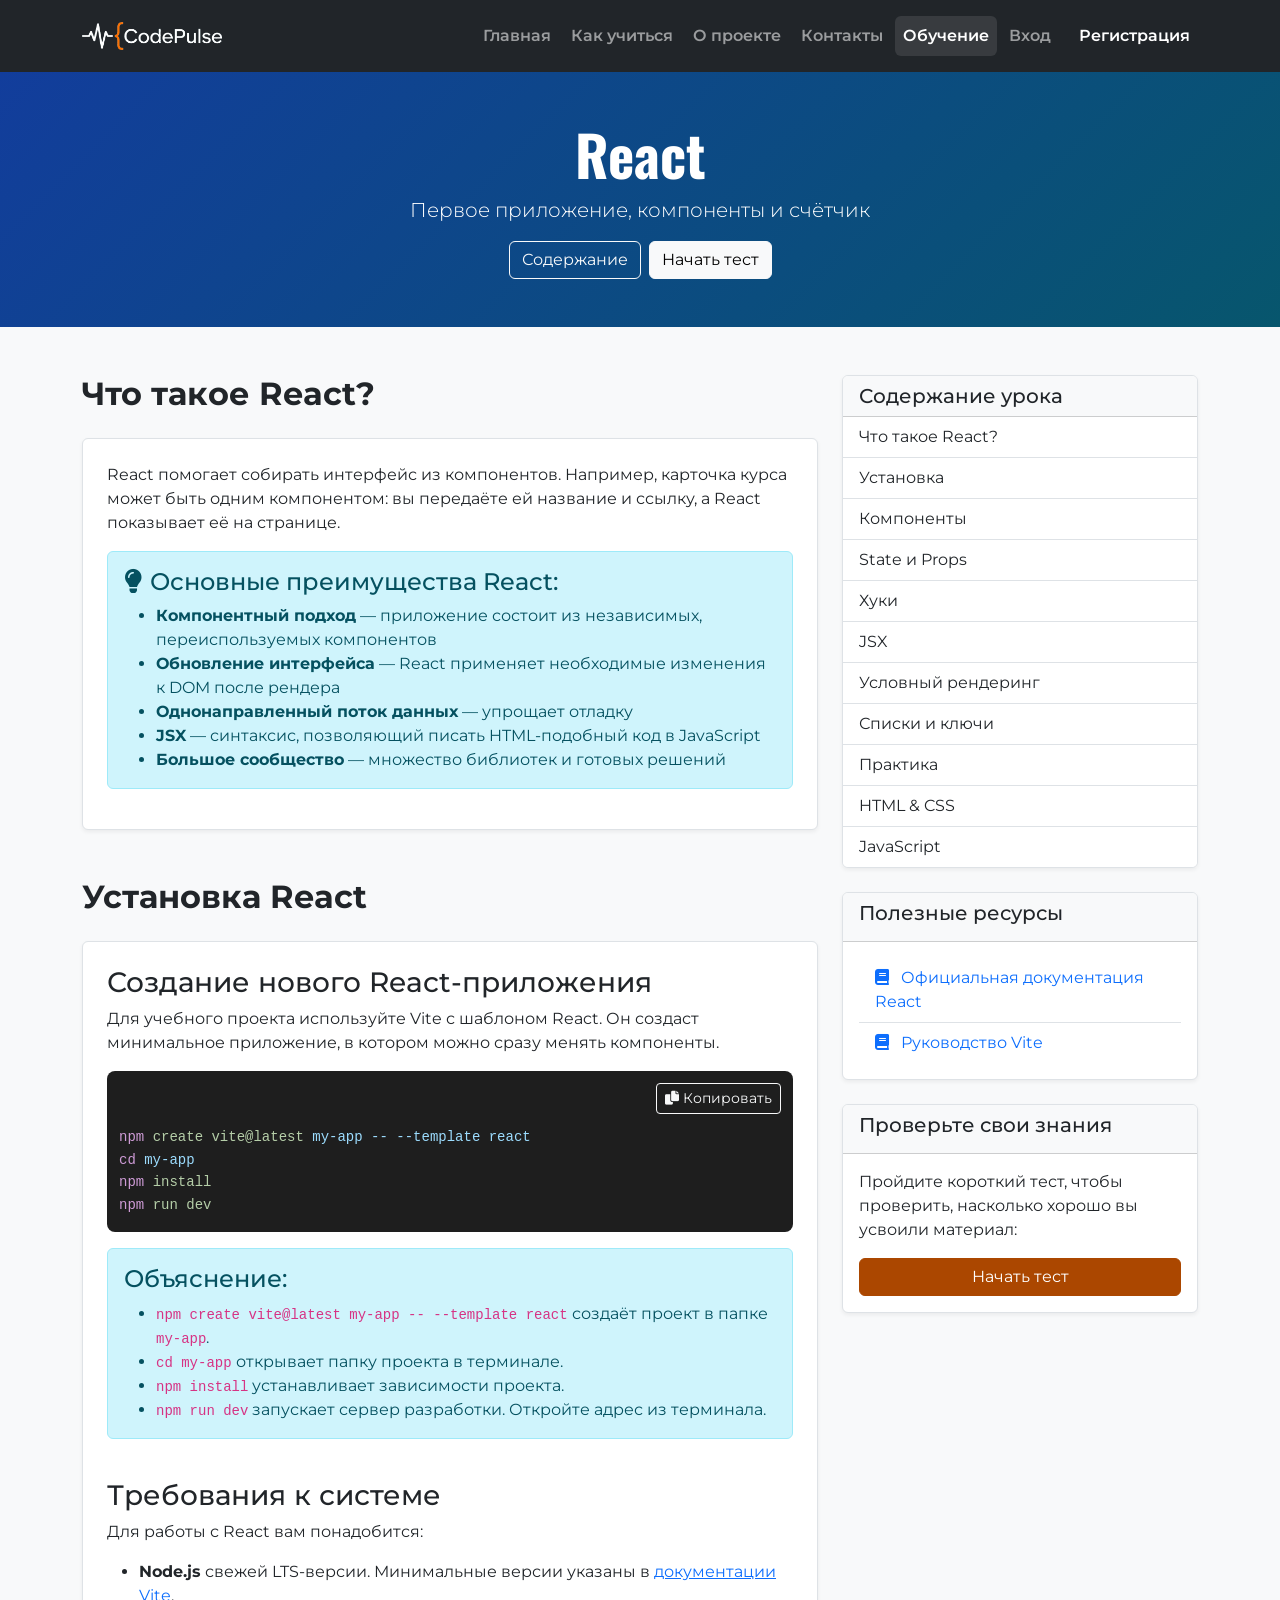
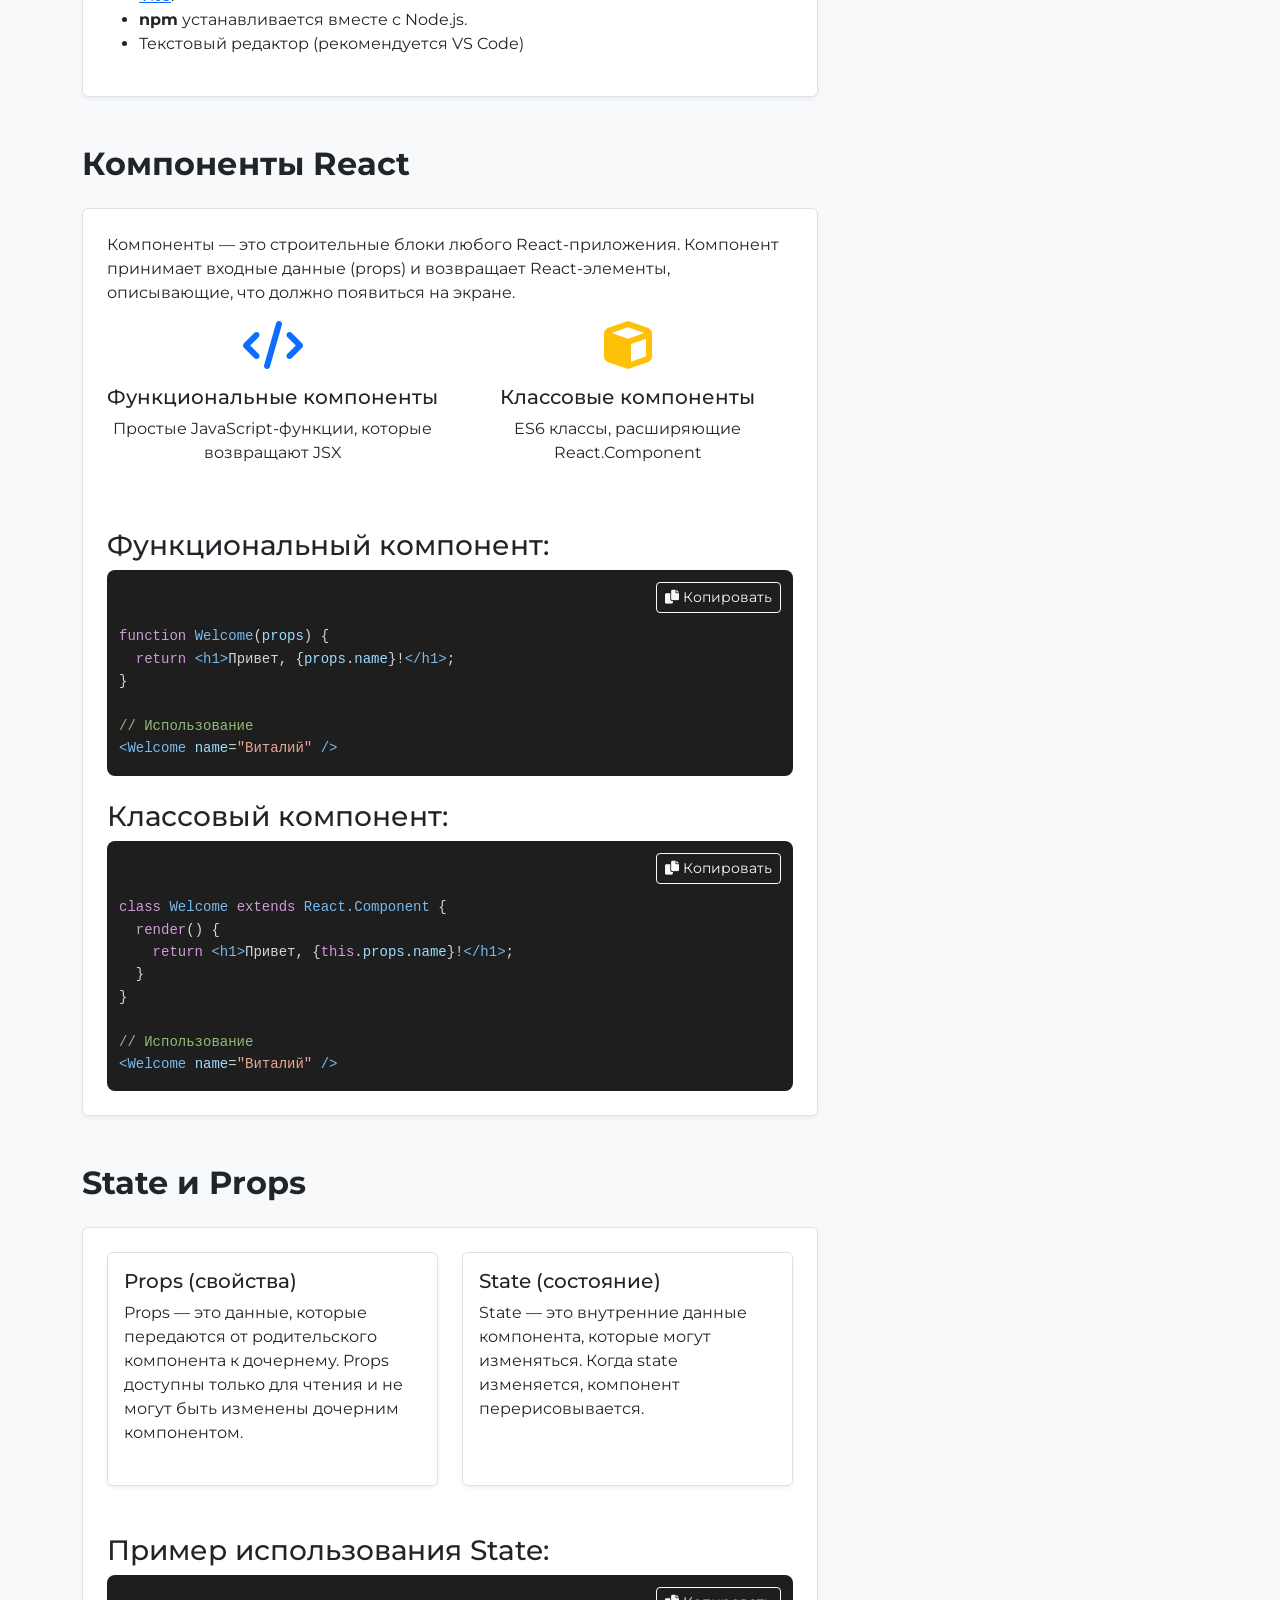
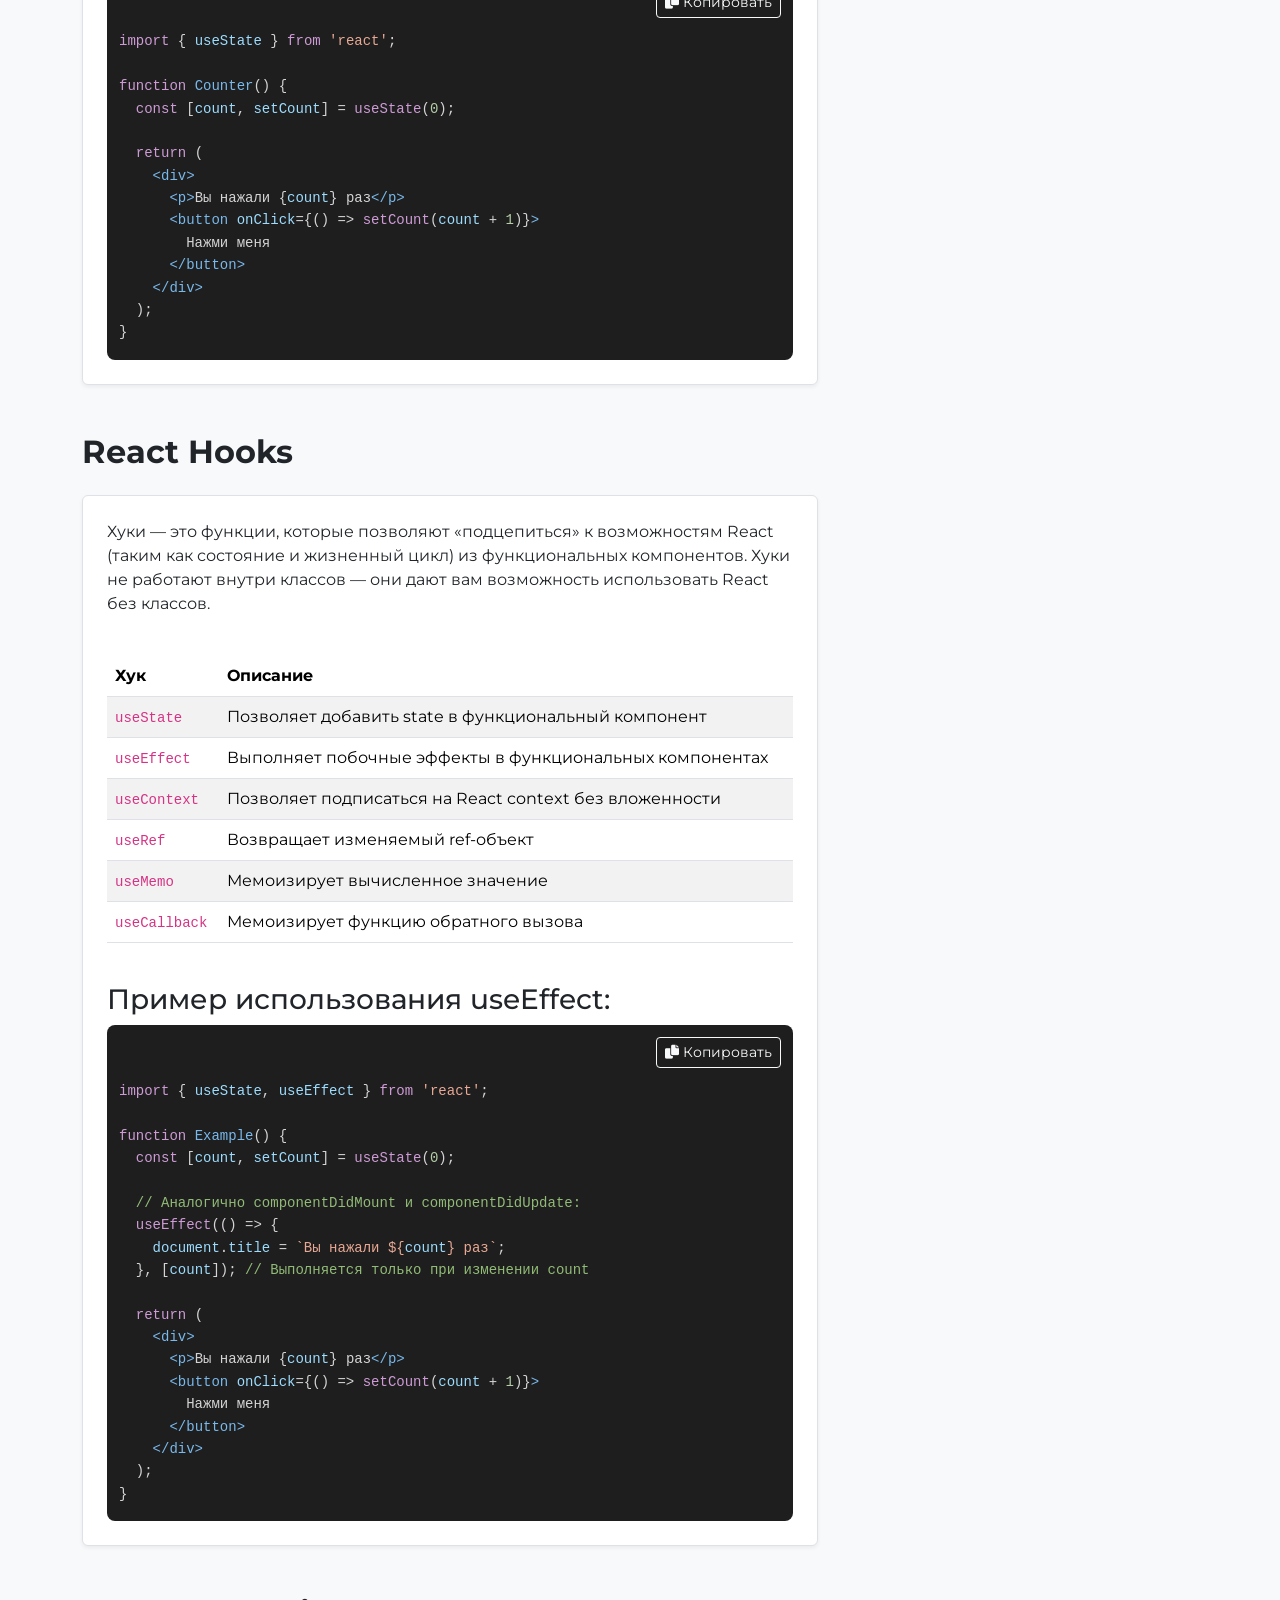
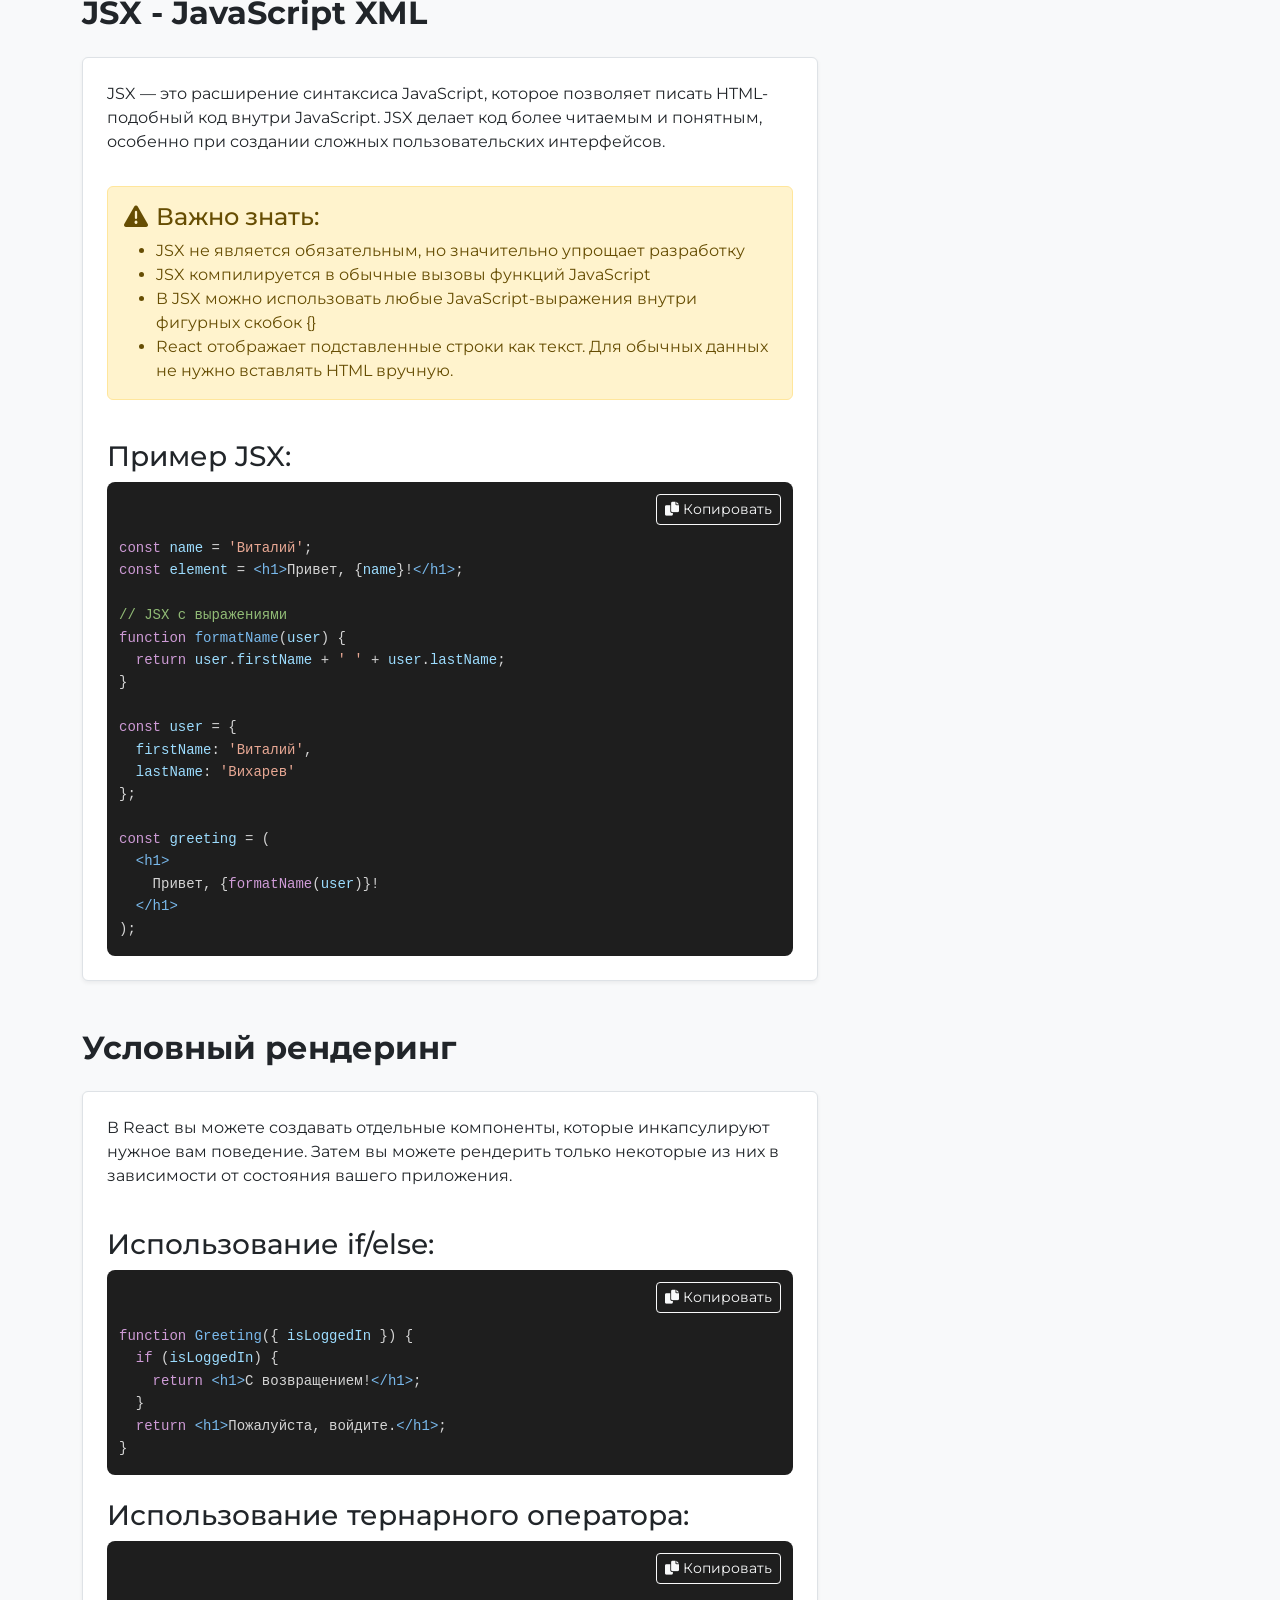
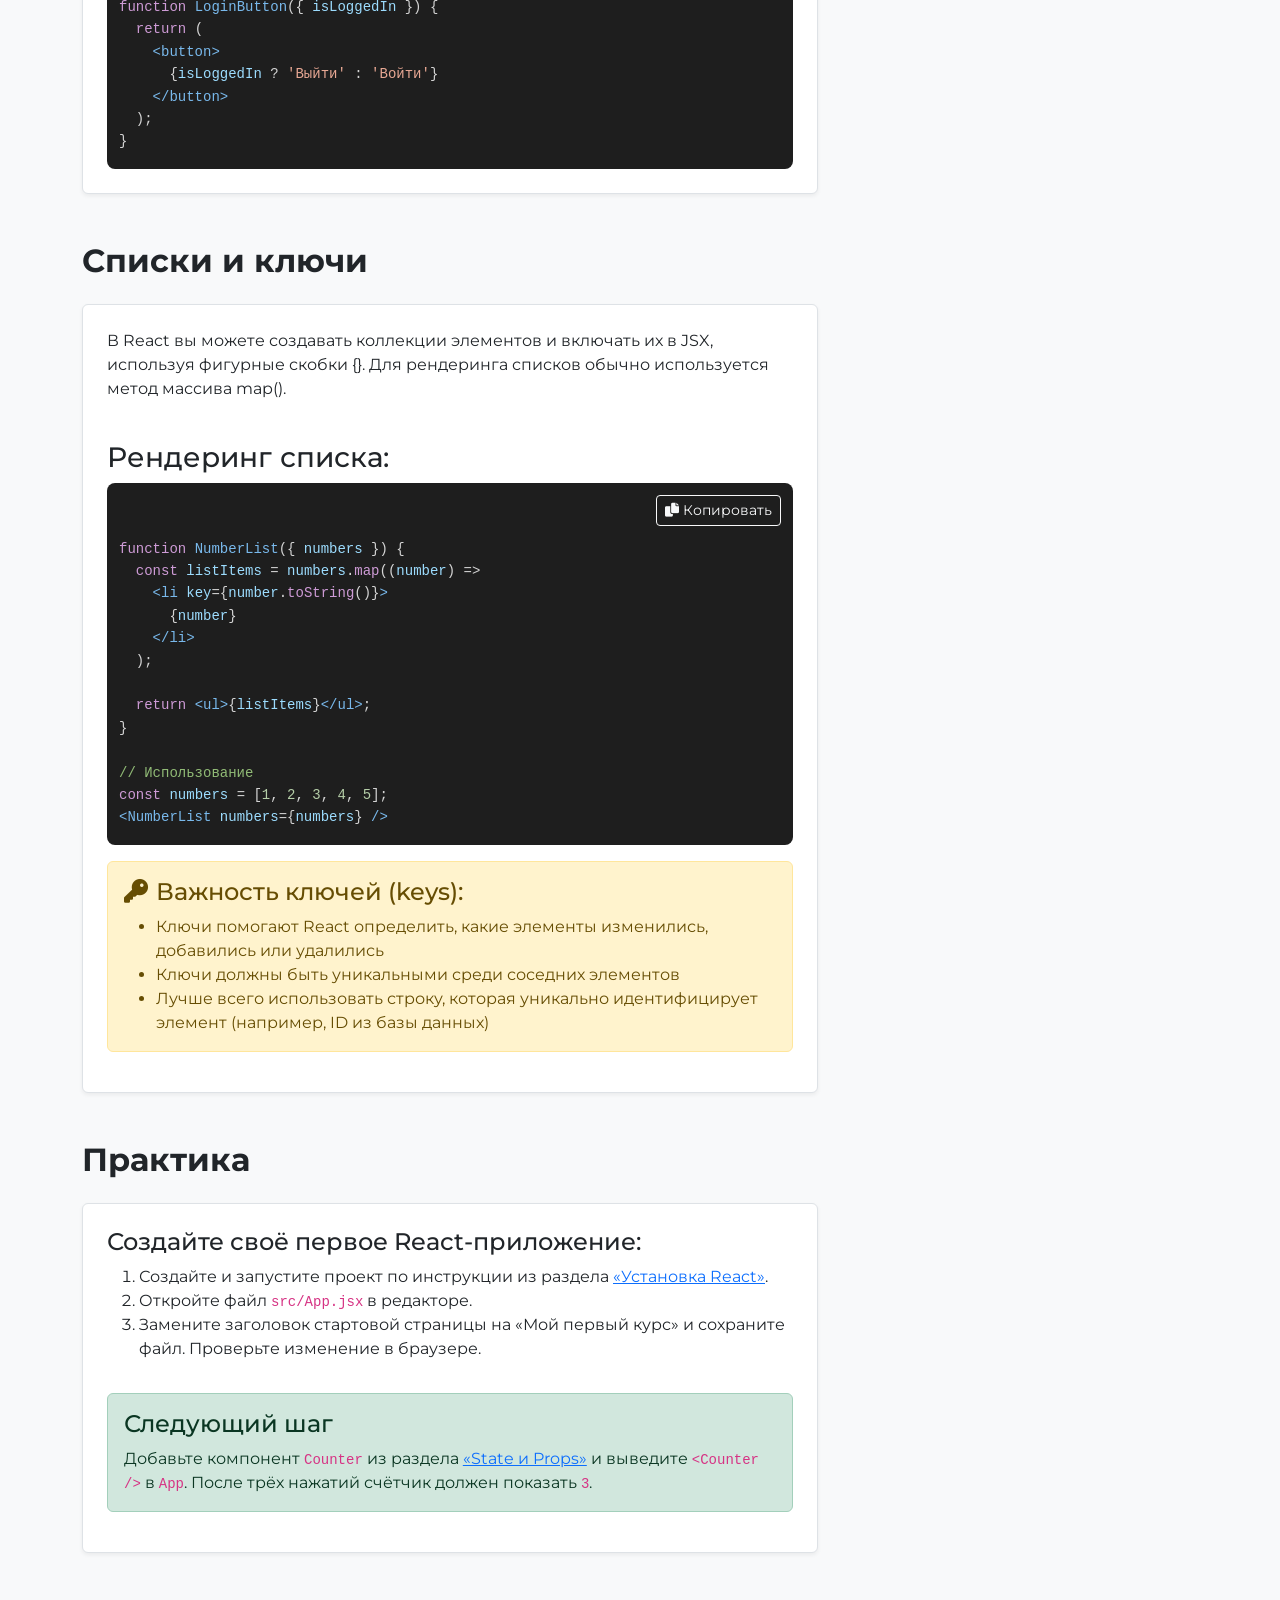
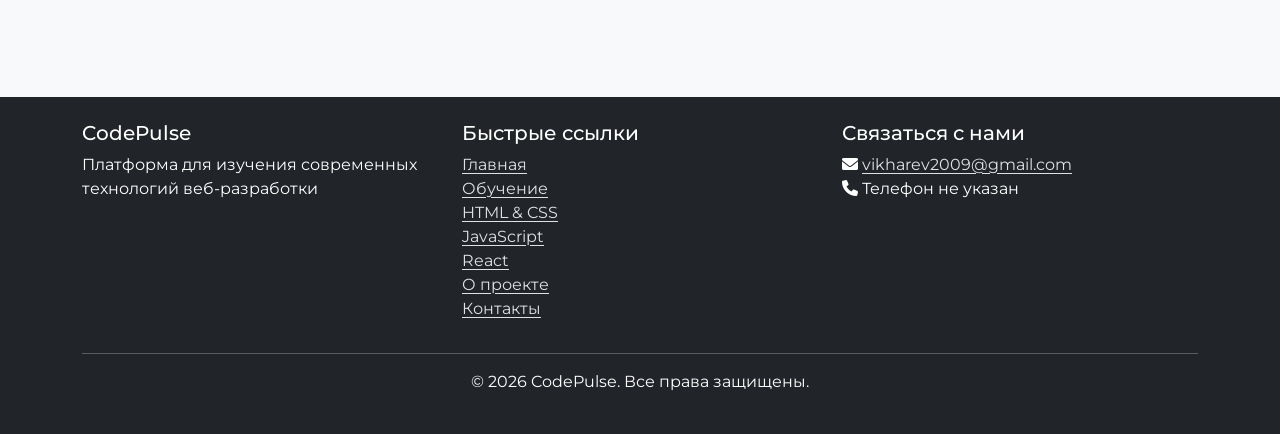
<file: react.html>
<!DOCTYPE html>
<html lang="ru">
<head>
	<meta charset="utf-8">
	<meta name="viewport" content="width=device-width, initial-scale=1">
	<title>React - CodePulse 2026</title>
	<link rel="stylesheet" href="bootstrap/css/bootstrap.min.css">
	<link rel="stylesheet" href="css/lesson.css">
	<link rel="stylesheet" href="css/navigation.css">
	<link href="https://fonts.googleapis.com/css2?family=Montserrat:wght@400;500;600;700&family=Oswald:wght@500;600;700&display=swap" rel="stylesheet">
	<link rel="stylesheet" href="https://cdnjs.cloudflare.com/ajax/libs/font-awesome/6.0.0/css/all.min.css">
</head>
<body>

	<nav aria-label="Основная навигация" class="navbar navbar-expand-lg navbar-dark bg-dark sticky-top">
		<div class="container">
			<a class="navbar-brand" href="index.html">
				<img src="img/codepulse-wordmark.png" width="540" height="108" alt="CodePulse">
			</a>
			<button class="navbar-toggler" type="button" data-bs-toggle="collapse" data-bs-target="#navbarNav" aria-controls="navbarNav" aria-expanded="false" aria-label="Открыть меню">
				<span class="navbar-toggler-icon"></span>
			</button>
			<div class="collapse navbar-collapse" id="navbarNav">
				<ul class="navbar-nav ms-auto">
					<li class="nav-item">
						<a class="nav-link" href="index.html">Главная</a>
					</li>
					<li class="nav-item">
						<a class="nav-link" href="home.html">Как учиться</a>
					</li>
					<li class="nav-item">
						<a class="nav-link" href="about.html">О проекте</a>
					</li>
					<li class="nav-item">
						<a class="nav-link" href="contact.html">Контакты</a>
					</li>
					<li class="nav-item">
						<a class="nav-link active" href="vibor.html" aria-current="location">Обучение</a>
					</li>
					<li class="nav-item">
						<a class="nav-link" href="login.html">Вход</a>
					</li>
					<li class="nav-item">
						<a class="nav-link btn btn-primary text-white ms-2" href="register.html">Регистрация</a>
					</li>
				</ul>
			</div>
		</div>
	</nav>
	<section class="page-header py-5">
		<div class="container">
			<div class="row">
				<div class="col-12">
					<h1 class="display-4 fw-bold text-center">React</h1>
					<p class="lead text-center">Первое приложение, компоненты и счётчик</p>
				<div class="d-flex flex-wrap justify-content-center gap-2 mt-3">
					<a class="btn btn-outline-light" href="#lesson-navigation">Содержание</a>
					<button type="button" class="btn btn-light" data-bs-toggle="modal" data-bs-target="#reactTestModal">Начать тест</button>
				</div>
				</div>
			</div>
		</div>
	</section>
	<main class="main-content py-5">
		<div class="container">
			<div class="row">
				<div class="col-lg-8">
					<section class="mb-5" id="intro">
						<h2 class="fw-bold mb-4">Что такое React?</h2>
						<div class="card p-4">
							<p>React помогает собирать интерфейс из компонентов. Например, карточка курса может быть одним компонентом: вы передаёте ей название и ссылку, а React показывает её на странице.</p>

							<div class="alert alert-info">
								<h4><i class="fas fa-lightbulb me-2"></i>Основные преимущества React:</h4>
								<ul class="mb-0">
									<li><strong>Компонентный подход</strong> — приложение состоит из независимых, переиспользуемых компонентов</li>
									<li><strong>Обновление интерфейса</strong> — React применяет необходимые изменения к DOM после рендера</li>
									<li><strong>Однонаправленный поток данных</strong> — упрощает отладку</li>
									<li><strong>JSX</strong> — синтаксис, позволяющий писать HTML-подобный код в JavaScript</li>
									<li><strong>Большое сообщество</strong> — множество библиотек и готовых решений</li>
								</ul>
							</div>
						</div>
					</section>
					<section class="mb-5" id="install">
						<h2 class="fw-bold mb-4">Установка React</h2>
						<div class="card p-4">
							<h3>Создание нового React-приложения</h3>
							<p>Для учебного проекта используйте Vite с шаблоном React. Он создаст минимальное приложение, в котором можно сразу менять компоненты.</p>

							<div class="code-block">
								<button type="button" class="btn btn-sm btn-outline-light" data-copy-code="installExample">
									<i class="fas fa-copy" aria-hidden="true"></i> <span data-copy-label>Копировать</span>
								</button>
								<pre><code id="installExample"><span class="code-keyword">npm</span> <span class="code-value">create vite@latest</span> <span class="code-attr">my-app -- --template react</span>
<span class="code-keyword">cd</span> <span class="code-attr">my-app</span>
<span class="code-keyword">npm</span> <span class="code-value">install</span>
<span class="code-keyword">npm</span> <span class="code-value">run dev</span></code></pre>
							</div>

							<div class="alert alert-info mt-3">
								<h4>Объяснение:</h4>
								<ul class="mb-0">
									<li><code>npm create vite@latest my-app -- --template react</code> создаёт проект в папке <code>my-app</code>.</li>
									<li><code>cd my-app</code> открывает папку проекта в терминале.</li>
									<li><code>npm install</code> устанавливает зависимости проекта.</li>
									<li><code>npm run dev</code> запускает сервер разработки. Откройте адрес из терминала.</li>
								</ul>
							</div>

							<h3 class="mt-4">Требования к системе</h3>
							<p>Для работы с React вам понадобится:</p>
							<ul>
								<li><strong>Node.js</strong> свежей LTS-версии. Минимальные версии указаны в <a href="https://vite.dev/guide/">документации Vite</a>.</li>
								<li><strong>npm</strong> устанавливается вместе с Node.js.</li>
								<li>Текстовый редактор (рекомендуется VS Code)</li>
							</ul>

						</div>
					</section>
					<section class="mb-5" id="components">
						<h2 class="fw-bold mb-4">Компоненты React</h2>
						<div class="card p-4">
							<p>Компоненты — это строительные блоки любого React-приложения. Компонент принимает входные данные (props) и возвращает React-элементы, описывающие, что должно появиться на экране.</p>

							<div class="row">
								<div class="col-md-6 mb-4">
									<div class="text-center">
										<i class="fas fa-code fa-3x mb-3 text-primary"></i>
										<h5>Функциональные компоненты</h5>
										<p>Простые JavaScript-функции, которые возвращают JSX</p>
									</div>
								</div>
								<div class="col-md-6 mb-4">
									<div class="text-center">
										<i class="fas fa-cube fa-3x mb-3 text-warning"></i>
										<h5>Классовые компоненты</h5>
										<p>ES6 классы, расширяющие React.Component</p>
									</div>
								</div>
							</div>

							<h3 class="mt-4">Функциональный компонент:</h3>
							<div class="code-block">
								<button type="button" class="btn btn-sm btn-outline-light" data-copy-code="funcComponent">
									<i class="fas fa-copy" aria-hidden="true"></i> <span data-copy-label>Копировать</span>
								</button>
								<pre><code id="funcComponent"><span class="code-keyword">function</span> <span class="code-tag">Welcome</span>(<span class="code-attr">props</span>) {
  <span class="code-keyword">return</span> <span class="code-tag">&lt;h1&gt;</span><span class="code-text">Привет, </span>{<span class="code-attr">props</span>.<span class="code-attr">name</span>}!<span class="code-tag">&lt;/h1&gt;</span>;
}

<span class="code-comment">// Использование</span>
<span class="code-tag">&lt;Welcome</span> <span class="code-attr">name</span>=<span class="code-string">"Виталий"</span> <span class="code-tag">/&gt;</span></code></pre>
							</div>

							<h3 class="mt-4">Классовый компонент:</h3>
							<div class="code-block">
								<button type="button" class="btn btn-sm btn-outline-light" data-copy-code="classComponent">
									<i class="fas fa-copy" aria-hidden="true"></i> <span data-copy-label>Копировать</span>
								</button>
								<pre><code id="classComponent"><span class="code-keyword">class</span> <span class="code-tag">Welcome</span> <span class="code-keyword">extends</span> <span class="code-tag">React.Component</span> {
  <span class="code-keyword">render</span>() {
    <span class="code-keyword">return</span> <span class="code-tag">&lt;h1&gt;</span><span class="code-text">Привет, </span>{<span class="code-keyword">this</span>.<span class="code-attr">props</span>.<span class="code-attr">name</span>}!<span class="code-tag">&lt;/h1&gt;</span>;
  }
}

<span class="code-comment">// Использование</span>
<span class="code-tag">&lt;Welcome</span> <span class="code-attr">name</span>=<span class="code-string">"Виталий"</span> <span class="code-tag">/&gt;</span></code></pre>
							</div>
						</div>
					</section>
					<section class="mb-5" id="state-props">
						<h2 class="fw-bold mb-4">State и Props</h2>
						<div class="card p-4">
							<div class="row">
								<div class="col-md-6 mb-4">
									<div class="card h-100">
										<div class="card-body">
											<h5 class="card-title">Props (свойства)</h5>
											<p class="card-text">Props — это данные, которые передаются от родительского компонента к дочернему. Props доступны только для чтения и не могут быть изменены дочерним компонентом.</p>
										</div>
									</div>
								</div>
								<div class="col-md-6 mb-4">
									<div class="card h-100">
										<div class="card-body">
											<h5 class="card-title">State (состояние)</h5>
											<p class="card-text">State — это внутренние данные компонента, которые могут изменяться. Когда state изменяется, компонент перерисовывается.</p>
										</div>
									</div>
								</div>
							</div>

							<h3 class="mt-4">Пример использования State:</h3>
							<div class="code-block">
								<button type="button" class="btn btn-sm btn-outline-light" data-copy-code="stateExample">
									<i class="fas fa-copy" aria-hidden="true"></i> <span data-copy-label>Копировать</span>
								</button>
								<pre><code id="stateExample"><span class="code-keyword">import</span> { <span class="code-attr">useState</span> } <span class="code-keyword">from</span> <span class="code-string">'react'</span>;

<span class="code-keyword">function</span> <span class="code-tag">Counter</span>() {
  <span class="code-keyword">const</span> [<span class="code-attr">count</span>, <span class="code-attr">setCount</span>] = <span class="code-keyword">useState</span>(<span class="code-value">0</span>);

  <span class="code-keyword">return</span> (
    <span class="code-tag">&lt;div&gt;</span>
      <span class="code-tag">&lt;p&gt;</span><span class="code-text">Вы нажали </span>{<span class="code-attr">count</span>}<span class="code-text"> раз</span><span class="code-tag">&lt;/p&gt;</span>
      <span class="code-tag">&lt;button</span> <span class="code-attr">onClick</span>={() =&gt; <span class="code-keyword">setCount</span>(<span class="code-attr">count</span> + <span class="code-value">1</span>)}<span class="code-tag">&gt;</span>
        <span class="code-text">Нажми меня</span>
      <span class="code-tag">&lt;/button&gt;</span>
    <span class="code-tag">&lt;/div&gt;</span>
  );
}</code></pre>
							</div>
						</div>
					</section>
					<section class="mb-5" id="hooks">
						<h2 class="fw-bold mb-4">React Hooks</h2>
						<div class="card p-4">
							<p>Хуки — это функции, которые позволяют «подцепиться» к возможностям React (таким как состояние и жизненный цикл) из функциональных компонентов. Хуки не работают внутри классов — они дают вам возможность использовать React без классов.</p>

							<div class="table-responsive mt-4">
								<table class="table table-striped">
									<thead>
										<tr>
											<th>Хук</th>
											<th>Описание</th>
										</tr>
									</thead>
									<tbody>
										<tr>
											<td><code>useState</code></td>
											<td>Позволяет добавить state в функциональный компонент</td>
										</tr>
										<tr>
											<td><code>useEffect</code></td>
											<td>Выполняет побочные эффекты в функциональных компонентах</td>
										</tr>
										<tr>
											<td><code>useContext</code></td>
											<td>Позволяет подписаться на React context без вложенности</td>
										</tr>
										<tr>
											<td><code>useRef</code></td>
											<td>Возвращает изменяемый ref-объект</td>
										</tr>
										<tr>
											<td><code>useMemo</code></td>
											<td>Мемоизирует вычисленное значение</td>
										</tr>
										<tr>
											<td><code>useCallback</code></td>
											<td>Мемоизирует функцию обратного вызова</td>
										</tr>
									</tbody>
								</table>
							</div>

							<h3 class="mt-4">Пример использования useEffect:</h3>
							<div class="code-block">
								<button type="button" class="btn btn-sm btn-outline-light" data-copy-code="effectExample">
									<i class="fas fa-copy" aria-hidden="true"></i> <span data-copy-label>Копировать</span>
								</button>
								<pre><code id="effectExample"><span class="code-keyword">import</span> { <span class="code-attr">useState</span>, <span class="code-attr">useEffect</span> } <span class="code-keyword">from</span> <span class="code-string">'react'</span>;

<span class="code-keyword">function</span> <span class="code-tag">Example</span>() {
  <span class="code-keyword">const</span> [<span class="code-attr">count</span>, <span class="code-attr">setCount</span>] = <span class="code-keyword">useState</span>(<span class="code-value">0</span>);

  <span class="code-comment">// Аналогично componentDidMount и componentDidUpdate:</span>
  <span class="code-keyword">useEffect</span>(() =&gt; {
    <span class="code-attr">document</span>.<span class="code-attr">title</span> = <span class="code-string">`Вы нажали ${<span class="code-attr">count</span>} раз`</span>;
  }, [<span class="code-attr">count</span>]); <span class="code-comment">// Выполняется только при изменении count</span>

  <span class="code-keyword">return</span> (
    <span class="code-tag">&lt;div&gt;</span>
      <span class="code-tag">&lt;p&gt;</span><span class="code-text">Вы нажали </span>{<span class="code-attr">count</span>}<span class="code-text"> раз</span><span class="code-tag">&lt;/p&gt;</span>
      <span class="code-tag">&lt;button</span> <span class="code-attr">onClick</span>={() =&gt; <span class="code-keyword">setCount</span>(<span class="code-attr">count</span> + <span class="code-value">1</span>)}<span class="code-tag">&gt;</span>
        <span class="code-text">Нажми меня</span>
      <span class="code-tag">&lt;/button&gt;</span>
    <span class="code-tag">&lt;/div&gt;</span>
  );
}</code></pre>
							</div>
						</div>
					</section>
					<section class="mb-5" id="jsx">
						<h2 class="fw-bold mb-4">JSX - JavaScript XML</h2>
						<div class="card p-4">
							<p>JSX — это расширение синтаксиса JavaScript, которое позволяет писать HTML-подобный код внутри JavaScript. JSX делает код более читаемым и понятным, особенно при создании сложных пользовательских интерфейсов.</p>

							<div class="alert alert-warning mt-3">
								<h4><i class="fas fa-exclamation-triangle me-2"></i>Важно знать:</h4>
								<ul class="mb-0">
									<li>JSX не является обязательным, но значительно упрощает разработку</li>
									<li>JSX компилируется в обычные вызовы функций JavaScript</li>
									<li>В JSX можно использовать любые JavaScript-выражения внутри фигурных скобок {}</li>
									<li>React отображает подставленные строки как текст. Для обычных данных не нужно вставлять HTML вручную.</li>
								</ul>
							</div>

							<h3 class="mt-4">Пример JSX:</h3>
							<div class="code-block">
								<button type="button" class="btn btn-sm btn-outline-light" data-copy-code="jsxExample">
									<i class="fas fa-copy" aria-hidden="true"></i> <span data-copy-label>Копировать</span>
								</button>
								<pre><code id="jsxExample"><span class="code-keyword">const</span> <span class="code-attr">name</span> = <span class="code-string">'Виталий'</span>;
<span class="code-keyword">const</span> <span class="code-attr">element</span> = <span class="code-tag">&lt;h1&gt;</span><span class="code-text">Привет, </span>{<span class="code-attr">name</span>}!<span class="code-tag">&lt;/h1&gt;</span>;

<span class="code-comment">// JSX с выражениями</span>
<span class="code-keyword">function</span> <span class="code-tag">formatName</span>(<span class="code-attr">user</span>) {
  <span class="code-keyword">return</span> <span class="code-attr">user</span>.<span class="code-attr">firstName</span> + <span class="code-string">' '</span> + <span class="code-attr">user</span>.<span class="code-attr">lastName</span>;
}

<span class="code-keyword">const</span> <span class="code-attr">user</span> = {
  <span class="code-attr">firstName</span>: <span class="code-string">'Виталий'</span>,
  <span class="code-attr">lastName</span>: <span class="code-string">'Вихарев'</span>
};

<span class="code-keyword">const</span> <span class="code-attr">greeting</span> = (
  <span class="code-tag">&lt;h1&gt;</span>
    <span class="code-text">Привет, </span>{<span class="code-keyword">formatName</span>(<span class="code-attr">user</span>)}!
  <span class="code-tag">&lt;/h1&gt;</span>
);</code></pre>
							</div>
						</div>
					</section>
					<section class="mb-5" id="conditional">
						<h2 class="fw-bold mb-4">Условный рендеринг</h2>
						<div class="card p-4">
							<p>В React вы можете создавать отдельные компоненты, которые инкапсулируют нужное вам поведение. Затем вы можете рендерить только некоторые из них в зависимости от состояния вашего приложения.</p>

							<h3 class="mt-4">Использование if/else:</h3>
							<div class="code-block">
								<button type="button" class="btn btn-sm btn-outline-light" data-copy-code="conditionalIf">
									<i class="fas fa-copy" aria-hidden="true"></i> <span data-copy-label>Копировать</span>
								</button>
								<pre><code id="conditionalIf"><span class="code-keyword">function</span> <span class="code-tag">Greeting</span>({ <span class="code-attr">isLoggedIn</span> }) {
  <span class="code-keyword">if</span> (<span class="code-attr">isLoggedIn</span>) {
    <span class="code-keyword">return</span> <span class="code-tag">&lt;h1&gt;</span><span class="code-text">С возвращением!</span><span class="code-tag">&lt;/h1&gt;</span>;
  }
  <span class="code-keyword">return</span> <span class="code-tag">&lt;h1&gt;</span><span class="code-text">Пожалуйста, войдите.</span><span class="code-tag">&lt;/h1&gt;</span>;
}</code></pre>
							</div>

							<h3 class="mt-4">Использование тернарного оператора:</h3>
							<div class="code-block">
								<button type="button" class="btn btn-sm btn-outline-light" data-copy-code="conditionalTernary">
									<i class="fas fa-copy" aria-hidden="true"></i> <span data-copy-label>Копировать</span>
								</button>
								<pre><code id="conditionalTernary"><span class="code-keyword">function</span> <span class="code-tag">LoginButton</span>({ <span class="code-attr">isLoggedIn</span> }) {
  <span class="code-keyword">return</span> (
    <span class="code-tag">&lt;button&gt;</span>
      {<span class="code-attr">isLoggedIn</span> ? <span class="code-string">'Выйти'</span> : <span class="code-string">'Войти'</span>}
    <span class="code-tag">&lt;/button&gt;</span>
  );
}</code></pre>
							</div>
						</div>
					</section>
					<section class="mb-5" id="lists">
						<h2 class="fw-bold mb-4">Списки и ключи</h2>
						<div class="card p-4">
							<p>В React вы можете создавать коллекции элементов и включать их в JSX, используя фигурные скобки {}. Для рендеринга списков обычно используется метод массива map().</p>

							<h3 class="mt-4">Рендеринг списка:</h3>
							<div class="code-block">
								<button type="button" class="btn btn-sm btn-outline-light" data-copy-code="listExample">
									<i class="fas fa-copy" aria-hidden="true"></i> <span data-copy-label>Копировать</span>
								</button>
								<pre><code id="listExample"><span class="code-keyword">function</span> <span class="code-tag">NumberList</span>({ <span class="code-attr">numbers</span> }) {
  <span class="code-keyword">const</span> <span class="code-attr">listItems</span> = <span class="code-attr">numbers</span>.<span class="code-keyword">map</span>((<span class="code-attr">number</span>) =&gt;
    <span class="code-tag">&lt;li</span> <span class="code-attr">key</span>={<span class="code-attr">number</span>.<span class="code-keyword">toString</span>()}<span class="code-tag">&gt;</span>
      {<span class="code-attr">number</span>}
    <span class="code-tag">&lt;/li&gt;</span>
  );

  <span class="code-keyword">return</span> <span class="code-tag">&lt;ul&gt;</span>{<span class="code-attr">listItems</span>}<span class="code-tag">&lt;/ul&gt;</span>;
}

<span class="code-comment">// Использование</span>
<span class="code-keyword">const</span> <span class="code-attr">numbers</span> = [<span class="code-value">1</span>, <span class="code-value">2</span>, <span class="code-value">3</span>, <span class="code-value">4</span>, <span class="code-value">5</span>];
<span class="code-tag">&lt;NumberList</span> <span class="code-attr">numbers</span>={<span class="code-attr">numbers</span>} <span class="code-tag">/&gt;</span></code></pre>
							</div>

							<div class="alert alert-warning mt-3">
								<h4><i class="fas fa-key me-2"></i>Важность ключей (keys):</h4>
								<ul class="mb-0">
									<li>Ключи помогают React определить, какие элементы изменились, добавились или удалились</li>
									<li>Ключи должны быть уникальными среди соседних элементов</li>
									<li>Лучше всего использовать строку, которая уникально идентифицирует элемент (например, ID из базы данных)</li>
								</ul>
							</div>
						</div>
					</section>
					<section class="mb-5" id="practice">
						<h2 class="fw-bold mb-4">Практика</h2>
						<div class="card p-4">
							<h4>Создайте своё первое React-приложение:</h4>
							<ol>
								<li>Создайте и запустите проект по инструкции из раздела <a href="#install">«Установка React»</a>.</li>
								<li>Откройте файл <code>src/App.jsx</code> в редакторе.</li>
								<li>Замените заголовок стартовой страницы на «Мой первый курс» и сохраните файл. Проверьте изменение в браузере.</li>
							</ol>

							<div class="alert alert-success mt-3">
								<h4>Следующий шаг</h4>
								<p class="mb-0">Добавьте компонент <code>Counter</code> из раздела <a href="#state-props">«State и Props»</a> и выведите <code>&lt;Counter /&gt;</code> в <code>App</code>. После трёх нажатий счётчик должен показать <code>3</code>.</p>
							</div>
						</div>
					</section>
				</div>
				<div class="col-lg-4">
					<aside class="sidebar" aria-label="Материалы урока">
						<div class="card mb-4">
							<div class="card-header">
								<h2 class="h5 mb-0" id="lesson-navigation">Содержание урока</h2>
							</div>
							<nav class="list-group list-group-flush" aria-labelledby="lesson-navigation">
								<a href="#intro" class="list-group-item list-group-item-action">Что такое React?</a>
								<a href="#install" class="list-group-item list-group-item-action">Установка</a>
								<a href="#components" class="list-group-item list-group-item-action">Компоненты</a>
								<a href="#state-props" class="list-group-item list-group-item-action">State и Props</a>
								<a href="#hooks" class="list-group-item list-group-item-action">Хуки</a>
								<a href="#jsx" class="list-group-item list-group-item-action">JSX</a>
								<a href="#conditional" class="list-group-item list-group-item-action">Условный рендеринг</a>
								<a href="#lists" class="list-group-item list-group-item-action">Списки и ключи</a>
								<a href="#practice" class="list-group-item list-group-item-action">Практика</a>
								<a href="html-css.html" class="list-group-item list-group-item-action">HTML & CSS</a>
								<a href="js.html" class="list-group-item list-group-item-action">JavaScript</a>
							</nav>
						</div>

						<div class="card mb-4">
							<div class="card-header">
								<h5>Полезные ресурсы</h5>
							</div>
							<div class="card-body">
								<ul class="list-group list-group-flush">
									<li class="list-group-item d-flex justify-content-between align-items-center">
										<a href="https://react.dev/" class="text-decoration-none">
											<i class="fas fa-book me-2"></i> Официальная документация React
										</a>
									</li>
									<li class="list-group-item d-flex justify-content-between align-items-center">
										<a href="https://vite.dev/guide/" class="text-decoration-none">
											<i class="fas fa-book me-2"></i> Руководство Vite
										</a>
									</li>
								</ul>
							</div>
						</div>

						<div class="card">
							<div class="card-header">
								<h5>Проверьте свои знания</h5>
							</div>
							<div class="card-body">
								<p>Пройдите короткий тест, чтобы проверить, насколько хорошо вы усвоили материал:</p>
								<button type="button" class="btn btn-primary w-100" data-bs-toggle="modal" data-bs-target="#reactTestModal">Начать тест</button>
							</div>
						</div>
					</aside>
				</div>
			</div>
		</div>
	</main>
	<footer class="footer mt-5 py-4">
		<div class="container">
			<div class="row">
				<div class="col-md-4">
					<h5>CodePulse</h5>
					<p>Платформа для изучения современных технологий веб-разработки</p>
				</div>
				<div class="col-md-4">
					<h5>Быстрые ссылки</h5>
					<ul class="list-unstyled">
						<li><a href="index.html">Главная</a></li>
						<li><a href="vibor.html">Обучение</a></li>
						<li><a href="html-css.html">HTML & CSS</a></li>
						<li><a href="js.html">JavaScript</a></li>
						<li><a href="react.html">React</a></li>
						<li><a href="about.html">О проекте</a></li>
						<li><a href="contact.html">Контакты</a></li>
					</ul>
				</div>
				<div class="col-md-4">
					<h5>Связаться с нами</h5>
					<ul class="list-unstyled">
						<li><i class="fas fa-envelope" aria-hidden="true"></i> <a href="mailto:vikharev2009@gmail.com">vikharev2009@gmail.com</a></li>
						<li><i class="fas fa-phone" aria-hidden="true"></i> Телефон не указан</li>
					</ul>
				</div>
			</div>
			<hr>
			<div class="text-center">
				<p>&copy; 2026 CodePulse. Все права защищены.</p>
			</div>
		</div>
	</footer>
	<div class="modal fade" id="reactTestModal" tabindex="-1" aria-labelledby="reactTestModalLabel" aria-hidden="true">
		<div class="modal-dialog modal-dialog-scrollable modal-lg">
			<div class="modal-content">
				<div class="modal-header">
					<h5 class="modal-title" id="reactTestModalLabel">Тест по React</h5>
					<button type="button" class="btn-close" data-bs-dismiss="modal" aria-label="Закрыть"></button>
				</div>
				<div class="modal-body">
					<form id="reactTest" data-quiz-course="React">
						<fieldset class="mb-4">
							<legend class="h6">1. Что такое React?</legend>
							<div class="form-check mb-2">
								<input class="form-check-input" type="radio" name="rq1" id="rq1a" value="a" required>
								<label class="form-check-label" for="rq1a">
									Язык программирования
								</label>
							</div>
							<div class="form-check mb-2">
								<input class="form-check-input" type="radio" name="rq1" id="rq1b" value="b">
								<label class="form-check-label" for="rq1b">
									Фреймворк для создания мобильных приложений
								</label>
							</div>
							<div class="form-check mb-2">
								<input class="form-check-input" type="radio" name="rq1" id="rq1c" value="c">
								<label class="form-check-label" for="rq1c">
									JavaScript-библиотека для создания пользовательских интерфейсов
								</label>
							</div>
						</fieldset>

						<fieldset class="mb-4">
							<legend class="h6">2. Какой хук используется для добавления состояния в функциональный компонент?</legend>
							<div class="form-check mb-2">
								<input class="form-check-input" type="radio" name="rq2" id="rq2a" value="a" required>
								<label class="form-check-label" for="rq2a">
									useEffect
								</label>
							</div>
							<div class="form-check mb-2">
								<input class="form-check-input" type="radio" name="rq2" id="rq2b" value="b">
								<label class="form-check-label" for="rq2b">
									useState
								</label>
							</div>
							<div class="form-check mb-2">
								<input class="form-check-input" type="radio" name="rq2" id="rq2c" value="c">
								<label class="form-check-label" for="rq2c">
									useContext
								</label>
							</div>
						</fieldset>

						<fieldset class="mb-4">
							<legend class="h6">3. Что такое JSX?</legend>
							<div class="form-check mb-2">
								<input class="form-check-input" type="radio" name="rq3" id="rq3a" value="a" required>
								<label class="form-check-label" for="rq3a">
									Расширение синтаксиса JavaScript для написания HTML-подобного кода
								</label>
							</div>
							<div class="form-check mb-2">
								<input class="form-check-input" type="radio" name="rq3" id="rq3b" value="b">
								<label class="form-check-label" for="rq3b">
									Новый язык программирования
								</label>
							</div>
							<div class="form-check mb-2">
								<input class="form-check-input" type="radio" name="rq3" id="rq3c" value="c">
								<label class="form-check-label" for="rq3c">
									Библиотека для работы с XML
								</label>
							</div>
						</fieldset>

						<fieldset class="mb-4">
							<legend class="h6">4. Какой хук используется для выполнения побочных эффектов?</legend>
							<div class="form-check mb-2">
								<input class="form-check-input" type="radio" name="rq4" id="rq4a" value="a" required>
								<label class="form-check-label" for="rq4a">
									useState
								</label>
							</div>
							<div class="form-check mb-2">
								<input class="form-check-input" type="radio" name="rq4" id="rq4b" value="b">
								<label class="form-check-label" for="rq4b">
									useEffect
								</label>
							</div>
							<div class="form-check mb-2">
								<input class="form-check-input" type="radio" name="rq4" id="rq4c" value="c">
								<label class="form-check-label" for="rq4c">
									useRef
								</label>
							</div>
						</fieldset>

						<fieldset class="mb-4">
							<legend class="h6">5. Что передаётся компоненту от родителя к дочернему?</legend>
							<div class="form-check mb-2">
								<input class="form-check-input" type="radio" name="rq5" id="rq5a" value="a" required>
								<label class="form-check-label" for="rq5a">
									Props
								</label>
							</div>
							<div class="form-check mb-2">
								<input class="form-check-input" type="radio" name="rq5" id="rq5b" value="b">
								<label class="form-check-label" for="rq5b">
									State
								</label>
							</div>
							<div class="form-check mb-2">
								<input class="form-check-input" type="radio" name="rq5" id="rq5c" value="c">
								<label class="form-check-label" for="rq5c">
									Context
								</label>
							</div>
						</fieldset>

						<fieldset class="mb-4">
							<legend class="h6">6. Какая команда создаёт проект Vite с шаблоном React?</legend>
							<div class="form-check mb-2">
								<input class="form-check-input" type="radio" name="rq6" id="rq6a" value="a" required>
								<label class="form-check-label" for="rq6a">
									npm install react
								</label>
							</div>
							<div class="form-check mb-2">
								<input class="form-check-input" type="radio" name="rq6" id="rq6b" value="b">
								<label class="form-check-label" for="rq6b">
									npm create vite@latest my-app -- --template react
								</label>
							</div>
							<div class="form-check mb-2">
								<input class="form-check-input" type="radio" name="rq6" id="rq6c" value="c">
								<label class="form-check-label" for="rq6c">
									react new my-app
								</label>
							</div>
						</fieldset>

						<fieldset class="mb-4">
							<legend class="h6">7. Зачем нужны ключи (keys) при рендеринге списков?</legend>
							<div class="form-check mb-2">
								<input class="form-check-input" type="radio" name="rq7" id="rq7a" value="a" required>
								<label class="form-check-label" for="rq7a">
									Для стилизации элементов
								</label>
							</div>
							<div class="form-check mb-2">
								<input class="form-check-input" type="radio" name="rq7" id="rq7b" value="b">
								<label class="form-check-label" for="rq7b">
									Для добавления анимации
								</label>
							</div>
							<div class="form-check mb-2">
								<input class="form-check-input" type="radio" name="rq7" id="rq7c" value="c">
								<label class="form-check-label" for="rq7c">
									Чтобы React мог определить, какие элементы изменились
								</label>
							</div>
						</fieldset>

						<fieldset class="mb-4">
							<legend class="h6">8. Какой метод массива чаще всего используется для рендеринга списков?</legend>
							<div class="form-check mb-2">
								<input class="form-check-input" type="radio" name="rq8" id="rq8a" value="a" required>
								<label class="form-check-label" for="rq8a">
									map()
								</label>
							</div>
							<div class="form-check mb-2">
								<input class="form-check-input" type="radio" name="rq8" id="rq8b" value="b">
								<label class="form-check-label" for="rq8b">
									filter()
								</label>
							</div>
							<div class="form-check mb-2">
								<input class="form-check-input" type="radio" name="rq8" id="rq8c" value="c">
								<label class="form-check-label" for="rq8c">
									forEach()
								</label>
							</div>
						</fieldset>

						<fieldset class="mb-4">
							<legend class="h6">9. Что React делает с DOM после рендера?</legend>
							<div class="form-check mb-2">
								<input class="form-check-input" type="radio" name="rq9" id="rq9a" value="a" required>
								<label class="form-check-label" for="rq9a">
									Заменяет весь документ целиком
								</label>
							</div>
							<div class="form-check mb-2">
								<input class="form-check-input" type="radio" name="rq9" id="rq9b" value="b">
								<label class="form-check-label" for="rq9b">
									Применяет нужные изменения к элементам страницы
								</label>
							</div>
							<div class="form-check mb-2">
								<input class="form-check-input" type="radio" name="rq9" id="rq9c" value="c">
								<label class="form-check-label" for="rq9c">
									Оставляет страницу без изменений при любом результате рендера
								</label>
							</div>
						</fieldset>

						<fieldset class="mb-4">
							<legend class="h6">10. Как называются компоненты, которые управляют значением элементов формы через state?</legend>
							<div class="form-check mb-2">
								<input class="form-check-input" type="radio" name="rq10" id="rq10a" value="a" required>
								<label class="form-check-label" for="rq10a">
									Неконтролируемые компоненты
								</label>
							</div>
							<div class="form-check mb-2">
								<input class="form-check-input" type="radio" name="rq10" id="rq10b" value="b">
								<label class="form-check-label" for="rq10b">
									Функциональные компоненты
								</label>
							</div>
							<div class="form-check mb-2">
								<input class="form-check-input" type="radio" name="rq10" id="rq10c" value="c">
								<label class="form-check-label" for="rq10c">
									Контролируемые компоненты
								</label>
							</div>
						</fieldset>
					</form>
				</div>
				<div class="modal-footer">
					<p class="quiz-result" role="status" data-quiz-result></p>
					<button type="reset" class="btn btn-outline-secondary" form="reactTest">Сбросить ответы</button>
					<button type="button" class="btn btn-secondary" data-bs-dismiss="modal">Закрыть</button>
					<button type="submit" class="btn btn-success" form="reactTest">Проверить ответы</button>
				</div>
			</div>
		</div>
	</div>

	<script src="bootstrap/js/bootstrap.bundle.min.js"></script>
	<script src="js/auth-check.js" defer></script>
	<script src="js/lesson.js" defer></script>
</body>
</html>
</file>
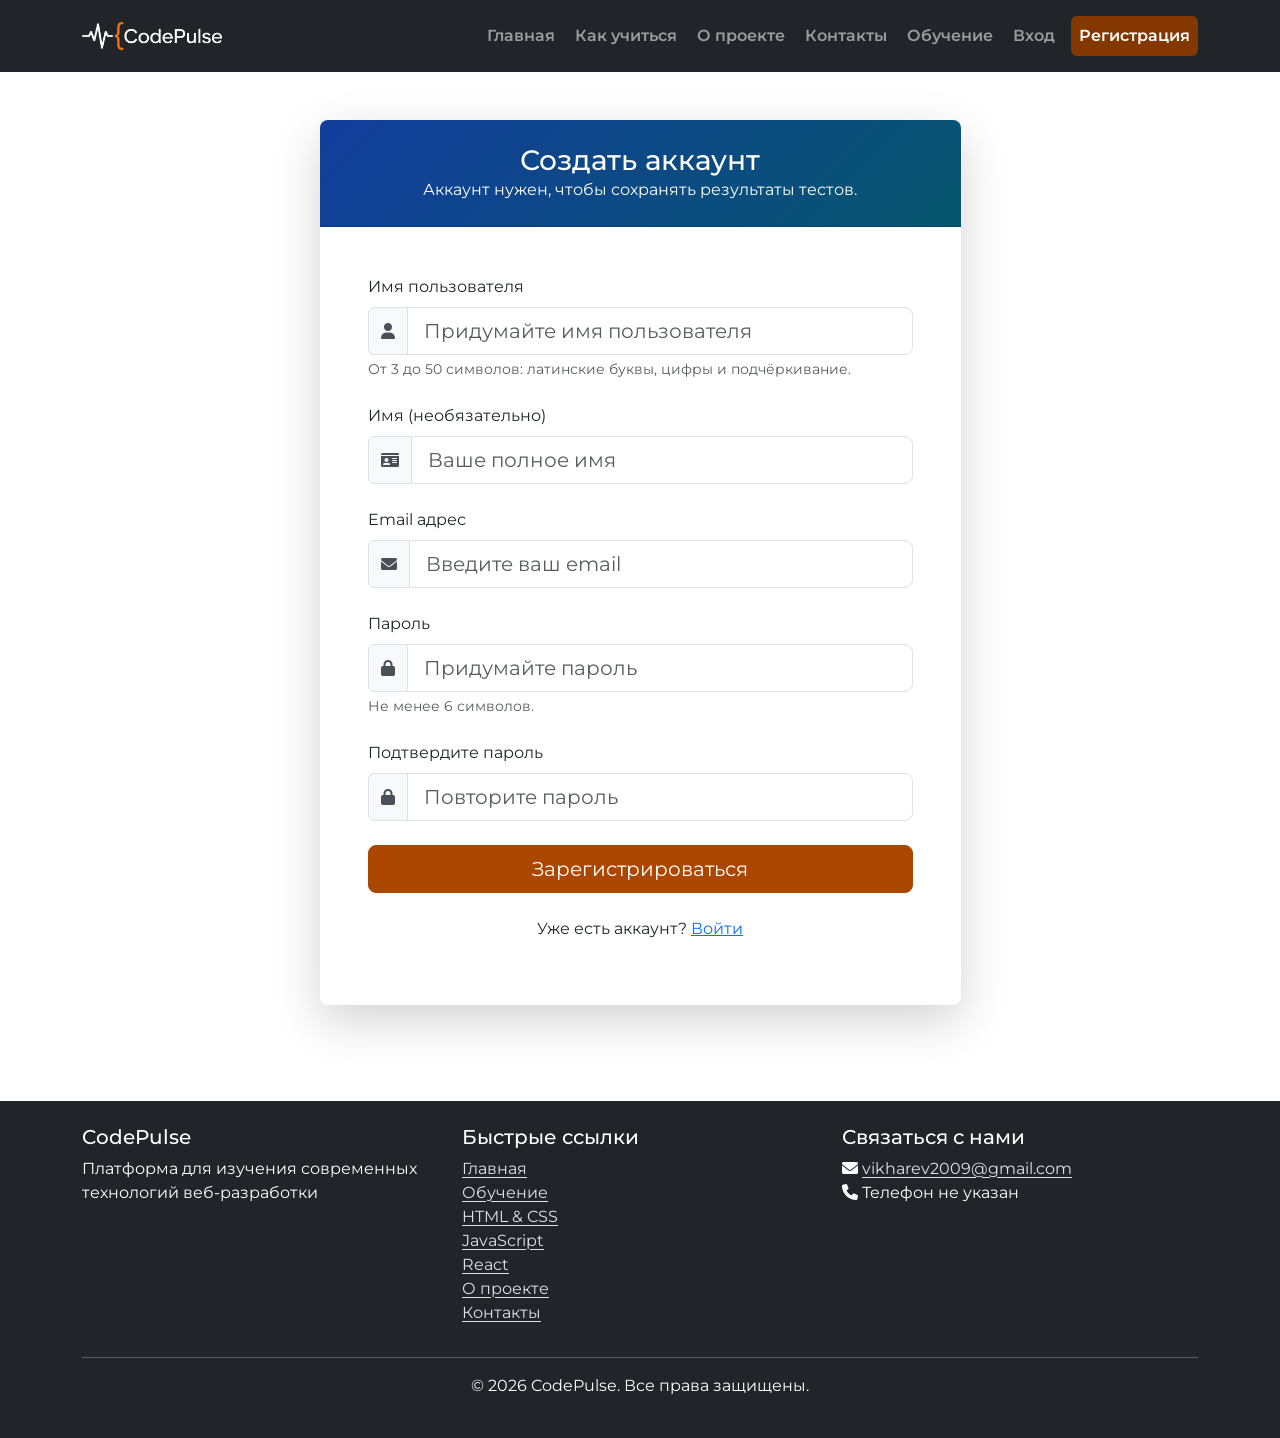
<file: register.html>
<!DOCTYPE html>
<html lang="ru">
<head>
	<meta charset="utf-8">
	<meta name="viewport" content="width=device-width, initial-scale=1">
	<title>Регистрация - CodePulse 2026</title>
	<link rel="stylesheet" type="text/css" href="bootstrap/css/bootstrap.min.css">
	<link rel="stylesheet" href="css/style.css">
	<link rel="stylesheet" href="css/navigation.css">
	<link href="https://fonts.googleapis.com/css2?family=Montserrat:wght@400;500;600;700&family=Oswald:wght@500;600;700&display=swap" rel="stylesheet">
	<link rel="stylesheet" href="https://cdnjs.cloudflare.com/ajax/libs/font-awesome/6.0.0/css/all.min.css">
</head>
<body>

	<nav class="navbar navbar-expand-lg navbar-dark bg-dark sticky-top" aria-label="Основная навигация">
		<div class="container">
			<a class="navbar-brand" href="index.html">
				<img src="img/codepulse-wordmark.png" width="540" height="108" alt="CodePulse">
			</a>
			<button class="navbar-toggler" type="button" data-bs-toggle="collapse" data-bs-target="#navbarNav" aria-controls="navbarNav" aria-expanded="false" aria-label="Меню навигации">
				<span class="navbar-toggler-icon"></span>
			</button>
			<div class="collapse navbar-collapse" id="navbarNav">
				<ul class="navbar-nav ms-auto">
					<li class="nav-item">
						<a class="nav-link" href="index.html">Главная</a>
					</li>
					<li class="nav-item">
						<a class="nav-link" href="home.html">Как учиться</a>
					</li>
					<li class="nav-item">
						<a class="nav-link" href="about.html">О проекте</a>
					</li>
					<li class="nav-item">
						<a class="nav-link" href="contact.html">Контакты</a>
					</li>
					<li class="nav-item">
						<a class="nav-link" href="vibor.html">Обучение</a>
					</li>
					<li class="nav-item">
						<a class="nav-link" href="login.html">Вход</a>
					</li>
					<li class="nav-item">
						<a class="nav-link btn btn-primary active" aria-current="page" href="register.html">Регистрация</a>
					</li>
				</ul>
			</div>
		</div>
	</nav>

	<main class="main-content py-5">
		<div class="container">
			<div class="row justify-content-center">
				<div class="col-lg-7 col-md-9">
					<div class="card auth-card shadow-lg border-0">
						<div class="card-header text-center py-4">
							<h1 class="h3 mb-0">Создать аккаунт</h1>
							<p class="mb-0">Аккаунт нужен, чтобы сохранять результаты тестов.</p>
						</div>
						<div class="card-body p-3 p-sm-4 p-md-5">
							<div id="alertMessage" class="alert alert-danger" role="alert" tabindex="-1" hidden></div>
							<form action="php/register_process.php" method="post" data-auth-form data-pending-label="Создаём аккаунт…">
								<div class="mb-4">
									<label for="username" class="form-label">Имя пользователя</label>
									<div class="input-group">
										<span class="input-group-text"><i class="fas fa-user"></i></span>
										<input type="text" class="form-control form-control-lg" id="username" name="username" autocomplete="username" minlength="3" maxlength="50" pattern="[A-Za-z0-9_]+" aria-describedby="usernameHint" placeholder="Придумайте имя пользователя" required>
									</div>
									<div class="form-text" id="usernameHint">От 3 до 50 символов: латинские буквы, цифры и подчёркивание.</div>
								</div>

								<div class="mb-4">
									<label for="full_name" class="form-label">Имя (необязательно)</label>
									<div class="input-group">
										<span class="input-group-text"><i class="fas fa-id-card"></i></span>
										<input type="text" class="form-control form-control-lg" id="full_name" name="full_name" autocomplete="name" maxlength="100" placeholder="Ваше полное имя">
									</div>
								</div>

								<div class="mb-4">
									<label for="email" class="form-label">Email адрес</label>
									<div class="input-group">
										<span class="input-group-text"><i class="fas fa-envelope"></i></span>
										<input type="email" class="form-control form-control-lg" id="email" name="email" autocomplete="email" maxlength="100" placeholder="Введите ваш email" required>
									</div>
								</div>

								<div class="mb-4">
									<label for="password" class="form-label">Пароль</label>
									<div class="input-group">
										<span class="input-group-text"><i class="fas fa-lock"></i></span>
										<input type="password" class="form-control form-control-lg" id="password" name="password" autocomplete="new-password" minlength="6" aria-describedby="passwordHint" placeholder="Придумайте пароль" required>
									</div>
									<div class="form-text" id="passwordHint">Не менее 6 символов.</div>
								</div>

								<div class="mb-4">
									<label for="confirm_password" class="form-label">Подтвердите пароль</label>
									<div class="input-group">
										<span class="input-group-text"><i class="fas fa-lock"></i></span>
										<input type="password" class="form-control form-control-lg" id="confirm_password" name="confirm_password" autocomplete="new-password" placeholder="Повторите пароль" required>
									</div>
								</div>

								<button type="submit" class="btn btn-primary btn-lg w-100">Зарегистрироваться</button>
							</form>

							<div class="text-center mt-4">
								<p>Уже есть аккаунт? <a href="login.html">Войти</a></p>
							</div>
						</div>
					</div>
				</div>
			</div>
		</div>
	</main>

	<footer class="footer mt-5 py-4">
		<div class="container">
			<div class="row">
				<div class="col-md-4">
					<h5>CodePulse</h5>
					<p>Платформа для изучения современных технологий веб-разработки</p>
				</div>
				<div class="col-md-4">
					<h5>Быстрые ссылки</h5>
					<ul class="list-unstyled">
						<li><a href="index.html">Главная</a></li>
						<li><a href="vibor.html">Обучение</a></li>
						<li><a href="html-css.html">HTML & CSS</a></li>
						<li><a href="js.html">JavaScript</a></li>
						<li><a href="react.html">React</a></li>
						<li><a href="about.html">О проекте</a></li>
						<li><a href="contact.html">Контакты</a></li>
					</ul>
				</div>
				<div class="col-md-4">
					<h5>Связаться с нами</h5>
					<ul class="list-unstyled">
						<li><i class="fas fa-envelope" aria-hidden="true"></i> <a href="mailto:vikharev2009@gmail.com">vikharev2009@gmail.com</a></li>
						<li><i class="fas fa-phone" aria-hidden="true"></i> Телефон не указан</li>
					</ul>
				</div>
			</div>
			<hr>
			<div class="text-center">
				<p>&copy; 2026 CodePulse. Все права защищены.</p>
			</div>
		</div>
	</footer>

	<script src="bootstrap/js/bootstrap.bundle.min.js"></script>
	<script src="js/auth-check.js"></script>
	<script src="js/auth-form.js"></script>
</body>
</html>
</file>
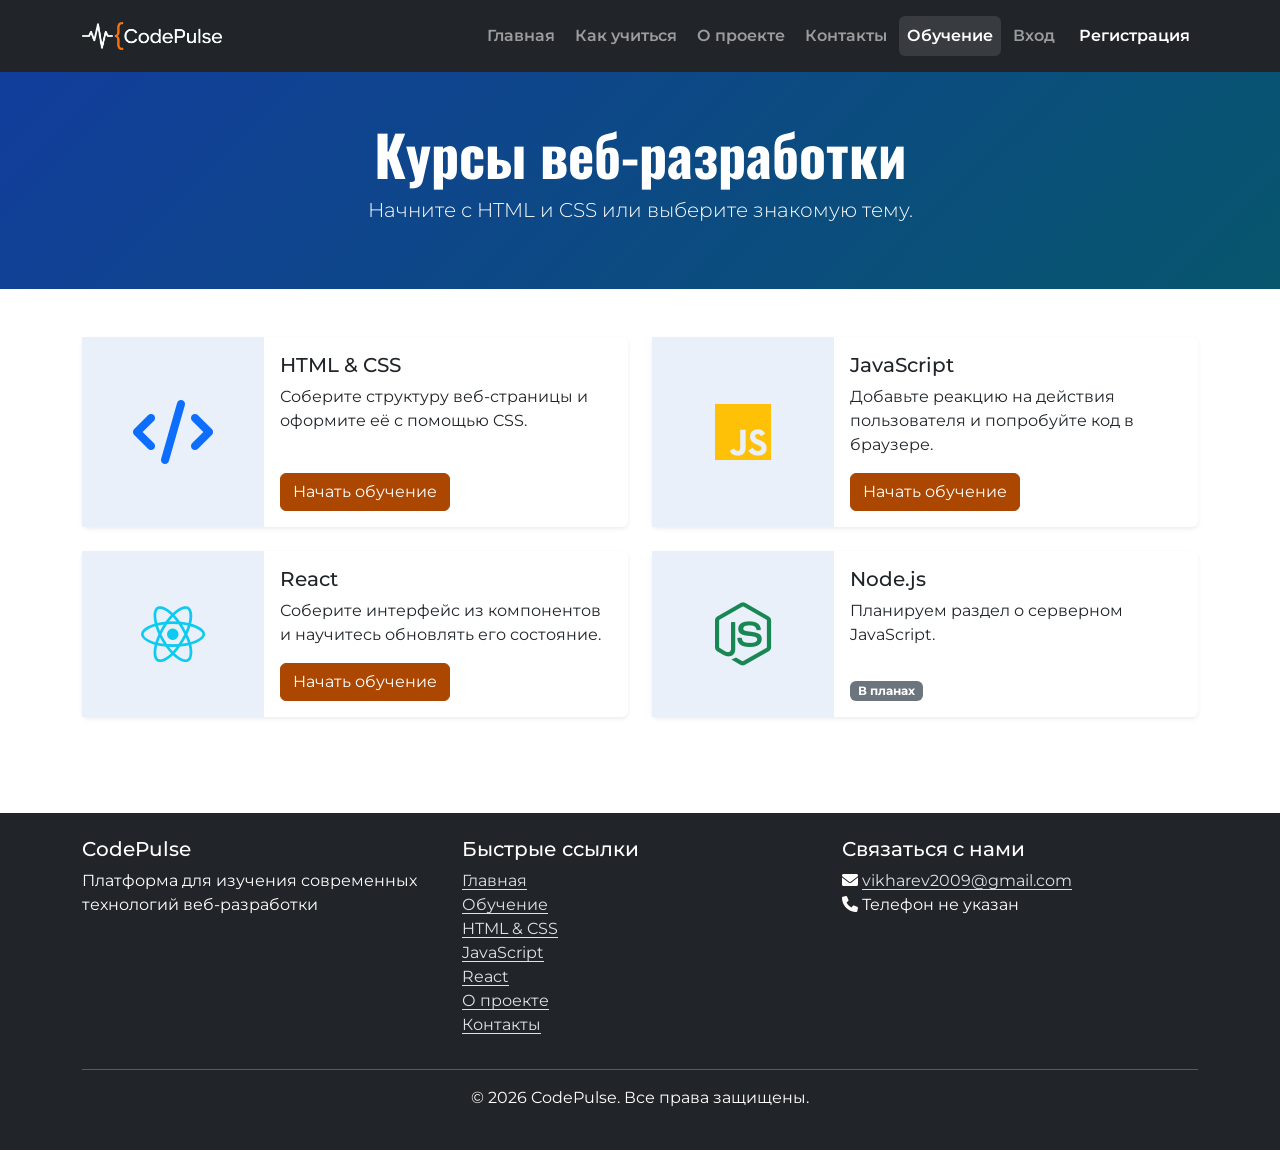
<file: vibor.html>
<!DOCTYPE html>
<html lang="ru">
<head>
	<meta charset="utf-8">
	<meta name="viewport" content="width=device-width, initial-scale=1">
	<title>Выбор курса - CodePulse 2026</title>
	<link rel="stylesheet" type="text/css" href="bootstrap/css/bootstrap.min.css">
	<link rel="stylesheet" href="css/style.css">
	<link rel="stylesheet" href="css/navigation.css">
	<link href="https://fonts.googleapis.com/css2?family=Montserrat:wght@400;500;600;700&family=Oswald:wght@500;600;700&display=swap" rel="stylesheet">
	<link rel="stylesheet" href="https://cdnjs.cloudflare.com/ajax/libs/font-awesome/6.0.0/css/all.min.css">
</head>
<body>

	<nav class="navbar navbar-expand-lg navbar-dark bg-dark sticky-top" aria-label="Основная навигация">
		<div class="container">
			<a class="navbar-brand" href="index.html">
				<img src="img/codepulse-wordmark.png" width="540" height="108" alt="CodePulse">
			</a>
			<button class="navbar-toggler" type="button" data-bs-toggle="collapse" data-bs-target="#navbarNav" aria-controls="navbarNav" aria-expanded="false" aria-label="Меню навигации">
				<span class="navbar-toggler-icon"></span>
			</button>
			<div class="collapse navbar-collapse" id="navbarNav">
				<ul class="navbar-nav ms-auto">
					<li class="nav-item">
						<a class="nav-link" href="index.html">Главная</a>
					</li>
					<li class="nav-item">
						<a class="nav-link" href="home.html">Как учиться</a>
					</li>
					<li class="nav-item">
						<a class="nav-link" href="about.html">О проекте</a>
					</li>
					<li class="nav-item">
						<a class="nav-link" href="contact.html">Контакты</a>
					</li>
					<li class="nav-item">
						<a class="nav-link active" aria-current="page" href="vibor.html">Обучение</a>
					</li>
					<li class="nav-item">
						<a class="nav-link" href="login.html">Вход</a>
					</li>
					<li class="nav-item">
						<a class="nav-link btn btn-primary" href="register.html">Регистрация</a>
					</li>
				</ul>
			</div>
		</div>
	</nav>

	<main>
	<section class="page-header py-5">
		<div class="container">
			<div class="row">
				<div class="col-12 text-center">
					<h1 class="display-4 fw-bold">Курсы веб-разработки</h1>
					<p class="lead">Начните с HTML и CSS или выберите знакомую тему.</p>
				</div>
			</div>
		</div>
	</section>

	<section class="courses-selection py-5">
		<div class="container">
			<div class="row g-4">
				<div class="col-lg-6">
					<div class="course-card card h-100 shadow-sm border-0">
						<div class="row g-0 h-100">
							<div class="col-md-4">
								<div class="course-icon-container d-flex align-items-center justify-content-center h-100">
									<i class="fas fa-code fa-4x text-primary"></i>
								</div>
							</div>
							<div class="col-md-8">
								<div class="card-body">
									<h5 class="card-title">HTML & CSS</h5>
									<p class="card-text">Соберите структуру веб-страницы и оформите её с помощью CSS.</p>
									<a href="html-css.html" class="btn btn-primary">Начать обучение</a>
								</div>
							</div>
						</div>
					</div>
				</div>
				<div class="col-lg-6">
					<div class="course-card card h-100 shadow-sm border-0">
						<div class="row g-0 h-100">
							<div class="col-md-4">
								<div class="course-icon-container d-flex align-items-center justify-content-center h-100">
									<i class="fab fa-js fa-4x text-warning"></i>
								</div>
							</div>
							<div class="col-md-8">
								<div class="card-body">
									<h5 class="card-title">JavaScript</h5>
									<p class="card-text">Добавьте реакцию на действия пользователя и попробуйте код в браузере.</p>
									<a href="js.html" class="btn btn-primary">Начать обучение</a>
								</div>
							</div>
						</div>
					</div>
				</div>
				<div class="col-lg-6">
					<div class="course-card card h-100 shadow-sm border-0">
						<div class="row g-0 h-100">
							<div class="col-md-4">
								<div class="course-icon-container d-flex align-items-center justify-content-center h-100">
									<i class="fab fa-react fa-4x text-info"></i>
								</div>
							</div>
							<div class="col-md-8">
								<div class="card-body">
									<h5 class="card-title">React</h5>
									<p class="card-text">Соберите интерфейс из компонентов и научитесь обновлять его состояние.</p>
									<a href="react.html" class="btn btn-primary">Начать обучение</a>
								</div>
							</div>
						</div>
					</div>
				</div>
				<div class="col-lg-6">
					<div class="course-card card h-100 shadow-sm border-0">
						<div class="row g-0 h-100">
							<div class="col-md-4">
								<div class="course-icon-container d-flex align-items-center justify-content-center h-100">
									<i class="fab fa-node-js fa-4x text-success"></i>
								</div>
							</div>
							<div class="col-md-8">
								<div class="card-body">
									<h5 class="card-title">Node.js</h5>
									<p class="card-text">Планируем раздел о серверном JavaScript.</p>
									<span class="badge text-bg-secondary">В планах</span>
								</div>
							</div>
						</div>
					</div>
				</div>
			</div>
		</div>
	</section>

	</main>

	<footer class="footer mt-5 py-4">
		<div class="container">
			<div class="row">
				<div class="col-md-4">
					<h5>CodePulse</h5>
					<p>Платформа для изучения современных технологий веб-разработки</p>
				</div>
				<div class="col-md-4">
					<h5>Быстрые ссылки</h5>
					<ul class="list-unstyled">
						<li><a href="index.html">Главная</a></li>
						<li><a href="vibor.html">Обучение</a></li>
						<li><a href="html-css.html">HTML & CSS</a></li>
						<li><a href="js.html">JavaScript</a></li>
						<li><a href="react.html">React</a></li>
						<li><a href="about.html">О проекте</a></li>
						<li><a href="contact.html">Контакты</a></li>
					</ul>
				</div>
				<div class="col-md-4">
					<h5>Связаться с нами</h5>
					<ul class="list-unstyled">
						<li><i class="fas fa-envelope" aria-hidden="true"></i> <a href="mailto:vikharev2009@gmail.com">vikharev2009@gmail.com</a></li>
						<li><i class="fas fa-phone" aria-hidden="true"></i> Телефон не указан</li>
					</ul>
				</div>
			</div>
			<hr>
			<div class="text-center">
				<p>&copy; 2026 CodePulse. Все права защищены.</p>
			</div>
		</div>
	</footer>

	<script src="bootstrap/js/bootstrap.bundle.min.js"></script>
	<script src="js/auth-check.js"></script>
</body>
</html>
</file>
<file: css/index.css>
.hero-section {
    padding-block: 3rem;
    background: var(--brand-gradient);
    color: #fff;
}

.hero-title {
    font-family: 'Oswald', sans-serif;
    font-size: 3.5rem;
    margin-bottom: 1rem;
}

.hero-subtitle {
    max-width: 45ch;
    margin-bottom: 1.5rem;
    font-size: 1.25rem;
    line-height: 1.6;
}

.hero-image img {
    width: 100%;
    max-height: 24rem;
    object-fit: contain;
}

.hero-buttons {
    display: flex;
    flex-wrap: wrap;
    justify-content: center;
    gap: .75rem;
}

.hero-buttons .btn {
    max-width: 100%;
    white-space: normal;
}

.feature-card,
.tech-card {
    height: 100%;
    border: 1px solid #dee2e6;
    border-radius: .5rem;
    background: #fff;
    transition: opacity .35s ease, transform .35s ease;
}

.card-waiting {
    opacity: 0;
    transform: translateY(.75rem);
}

@media (min-width: 992px) {
    .hero-buttons {
        justify-content: flex-start;
    }
}

@media (max-width: 991.98px) {
    .hero-title {
        font-size: 2.5rem;
    }

    .hero-subtitle {
        margin-inline: auto;
    }
}

@media (prefers-reduced-motion: reduce) {
    .feature-card,
    .tech-card {
        transition: none;
    }
}
</file>
<file: css/navigation.css>
:root {
    --brand-gradient: linear-gradient(135deg, #123d9c 0%, #07566d 100%);
    --brand-action: #ab4700;
    --brand-action-hover: #843800;
}

html {
    scroll-padding-top: 5rem;
}

body {
    font-family: 'Montserrat', sans-serif;
    min-height: 100vh;
    display: flex;
    flex-direction: column;
}

main {
    flex: 1 0 auto;
}

.page-header {
    background: var(--brand-gradient);
    color: #fff;
}

.page-header h1 {
    font-family: 'Oswald', sans-serif;
}

.contact-link {
    overflow-wrap: anywhere;
    text-underline-offset: .2em;
}

.navbar {
    flex: 0 0 auto;
}

.navbar .navbar-brand {
    display: flex;
    align-items: center;
    min-height: 56px;
    padding: 0;
}

.navbar-brand img {
    display: block;
    width: 140px;
    height: auto;
}

.navbar-nav {
    gap: .25rem;
}

.navbar-nav .nav-link {
    border-radius: .375rem;
    font-weight: 600;
}

.navbar-nav button.nav-link {
    width: 100%;
    text-align: left;
}

.navbar-nav .nav-link:not(.btn):is(:hover, :focus-visible, [aria-current]) {
    background: rgba(255, 255, 255, .1);
}

.navbar-nav .btn-primary {
    margin-inline-start: .25rem;
    color: #fff;
}

.btn-primary {
    --bs-btn-color: #fff;
    --bs-btn-bg: var(--brand-action);
    --bs-btn-border-color: var(--brand-action);
    --bs-btn-hover-color: #fff;
    --bs-btn-hover-bg: var(--brand-action-hover);
    --bs-btn-hover-border-color: var(--brand-action-hover);
    --bs-btn-focus-shadow-rgb: 171, 71, 0;
    --bs-btn-active-color: #fff;
    --bs-btn-active-bg: var(--brand-action-hover);
    --bs-btn-active-border-color: var(--brand-action-hover);
    --bs-btn-disabled-bg: var(--brand-action);
    --bs-btn-disabled-border-color: var(--brand-action);
}

.footer {
    flex-shrink: 0;
    background: #212529;
    color: #fff;
}

.footer a {
    color: #dee2e6;
    text-underline-offset: .2em;
    overflow-wrap: anywhere;
}

.footer a:hover {
    color: #fff;
}

@media (max-width: 991.98px) {
    .navbar .navbar-collapse.show {
        max-height: calc(100dvh - 72px);
        overflow-y: auto;
        padding-block: .5rem;
    }

    .navbar-nav .nav-link {
        padding-inline: .75rem;
    }

    .navbar-nav .btn-primary {
        margin-inline-start: 0;
        text-align: left;
    }
}

@media (max-width: 767.98px) {
    .footer .col-md-4 + .col-md-4 {
        margin-top: 1rem;
    }
}
</file>
<file: css/home.css>
.study-steps {
    border-inline-start: 2px solid rgba(255, 255, 255, .65);
    padding-inline-start: 1.5rem;
}

.study-steps li + li {
    margin-top: .5rem;
}
</file>
<file: css/lesson.css>
body {
    background: #f8f9fa;
}

.main-content :is(section, h2)[id] {
    scroll-margin-top: 1rem;
}

.main-content .card {
    border: 1px solid #dee2e6;
    box-shadow: 0 0.125rem 0.25rem rgb(0 0 0 / 6%);
    margin-bottom: 1.5rem;
}

.main-content .card-header {
    background: #f8f9fa;
}

.code-block {
    display: flex;
    flex-direction: column;
    align-items: flex-end;
    background: #1e1e1e;
    color: #d4d4d4;
    border-radius: 0.5rem;
    padding: 0.75rem;
    gap: 0.5rem;
}

.code-block pre {
    width: 100%;
    margin: 0;
    padding: 0.25rem 0;
    line-height: 1.6;
}

.code-tag { color: #79b9ec; }
.code-attr { color: #9cdcfe; }
.code-string { color: #e8a894; }
.code-comment { color: #91bb76; }
.code-keyword { color: #ce9bd6; }
.code-value { color: #b5cea8; }
.code-text { color: #d4d4d4; }

#jsEditor {
    font-family: var(--bs-font-monospace);
}

.playground-output {
    min-height: 4.5rem;
    max-height: 14rem;
    margin: 0;
    padding: 0.75rem;
    background: #f1f3f5;
    color: #212529;
    border-radius: 0.375rem;
    overflow-wrap: anywhere;
    white-space: pre-wrap;
}

.quiz-result {
    flex-basis: 100%;
    margin-bottom: 0.5rem;
}

.quiz-result:empty {
    margin: 0;
}

.quiz-feedback {
    margin: 0.5rem 0 0;
}
</file>
<file: css/style.css>
.auth-card {
    border-radius: .5rem;
    overflow: hidden;
}

.auth-card .card-header {
    background: var(--brand-gradient);
    color: #fff;
}

.auth-card .input-group-text {
    color: #495057;
}

.course-icon-container {
    min-height: 6rem;
    background: #e9f0fa;
}

.course-card .card-body {
    display: flex;
    flex-direction: column;
    align-items: start;
    height: 100%;
}

.course-card .card-body > :last-child {
    margin-top: auto;
}
</file>
